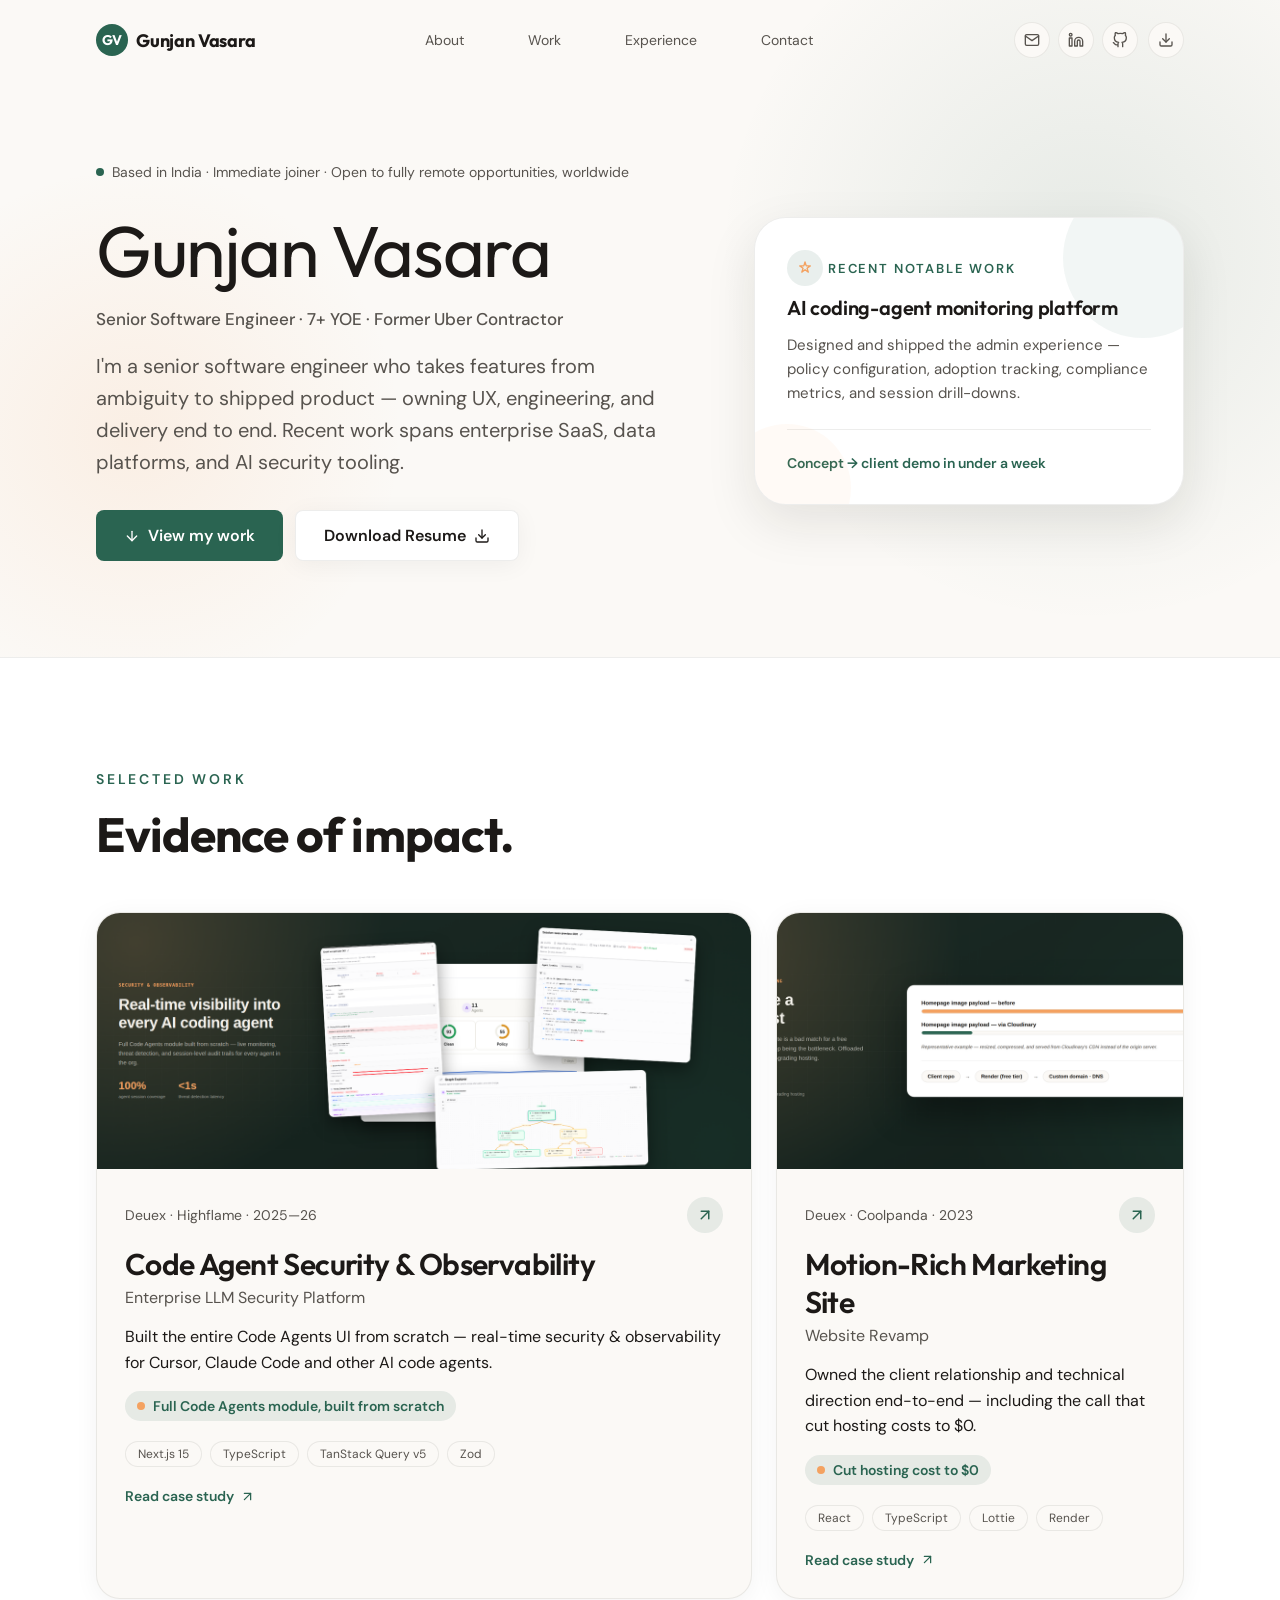
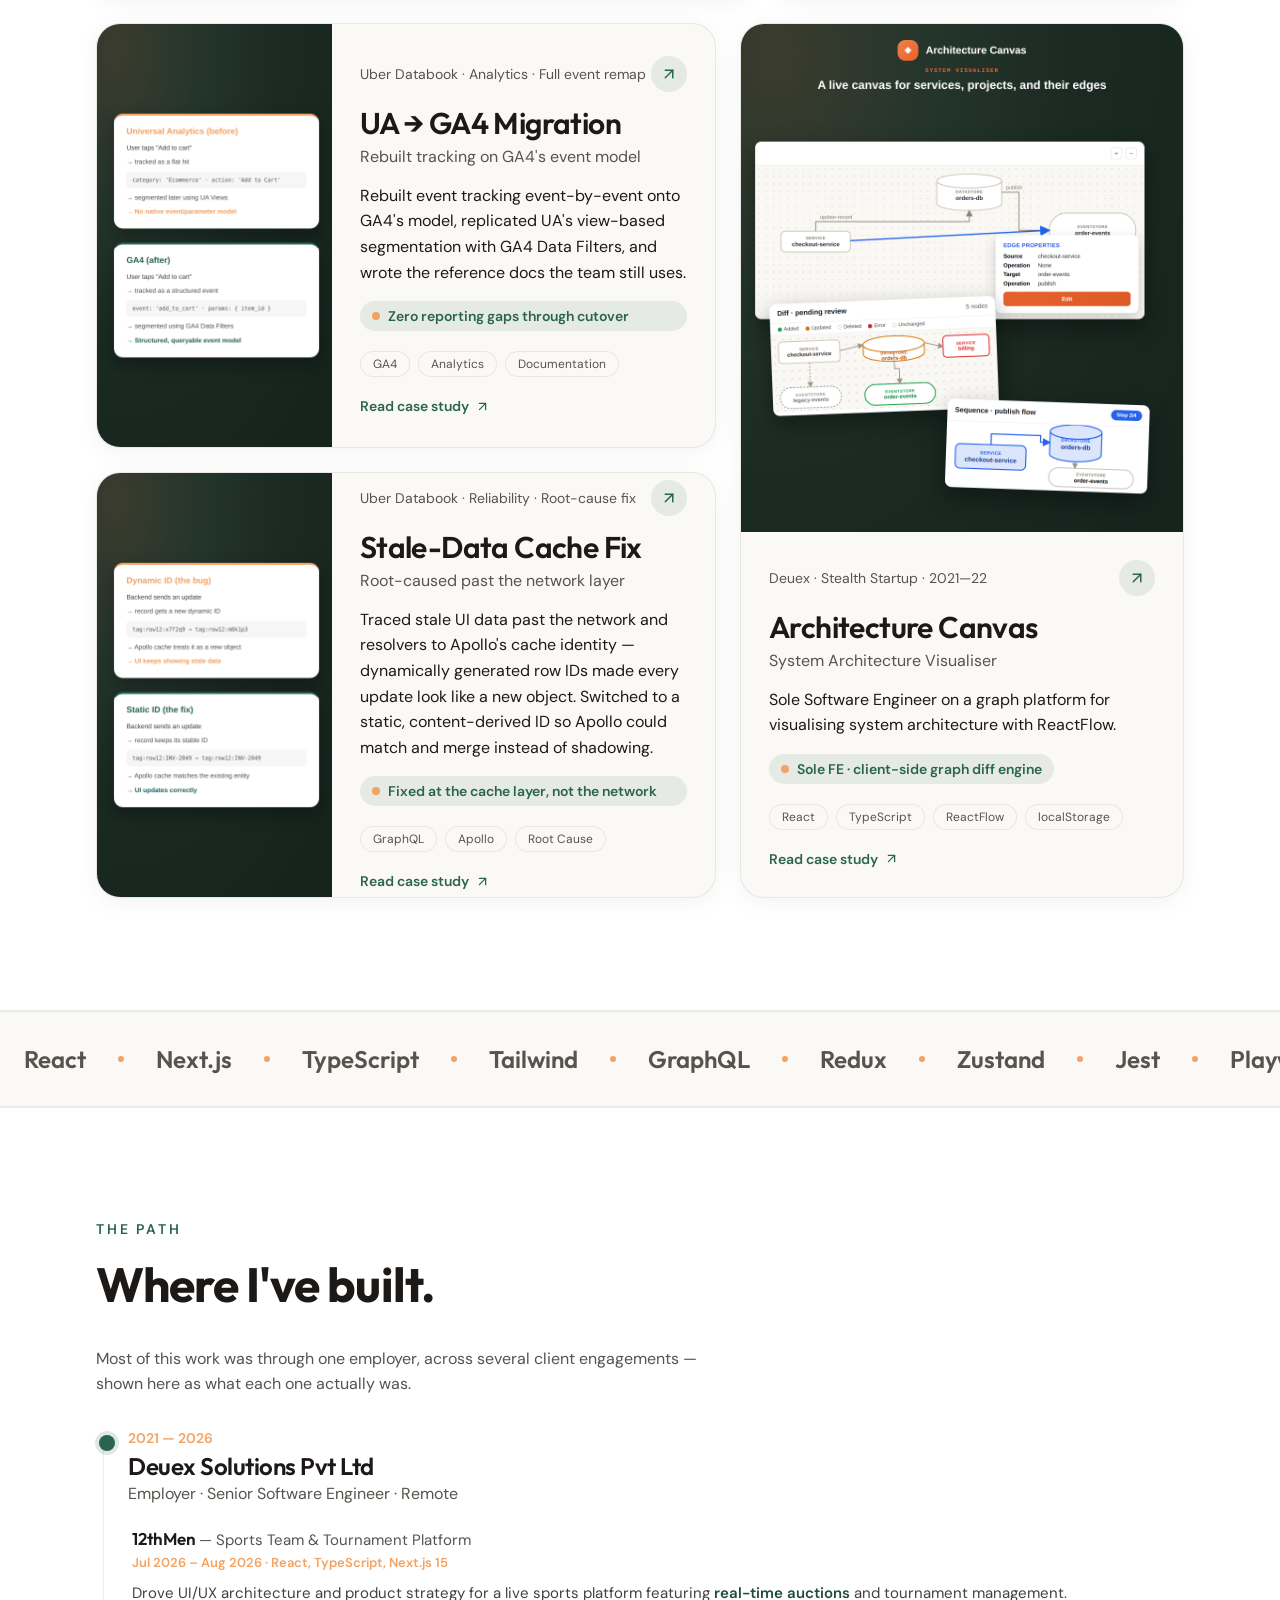
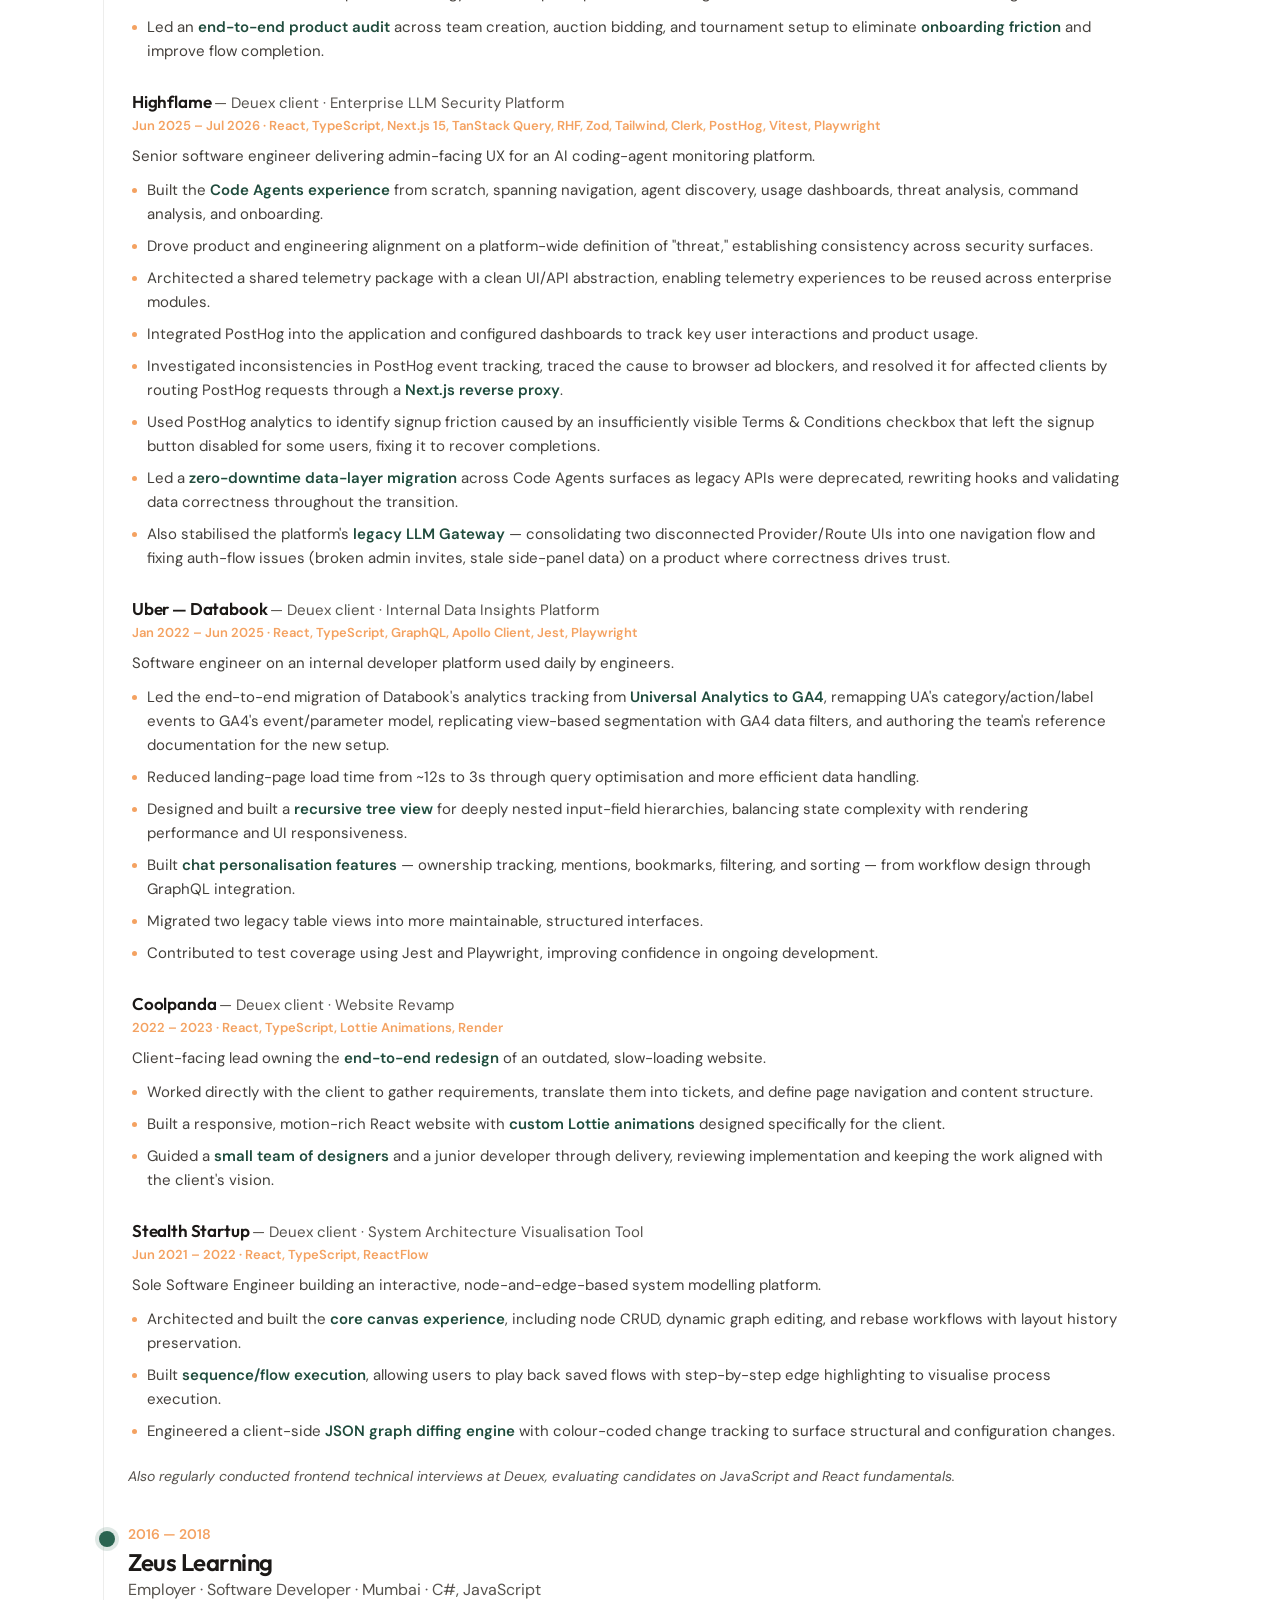
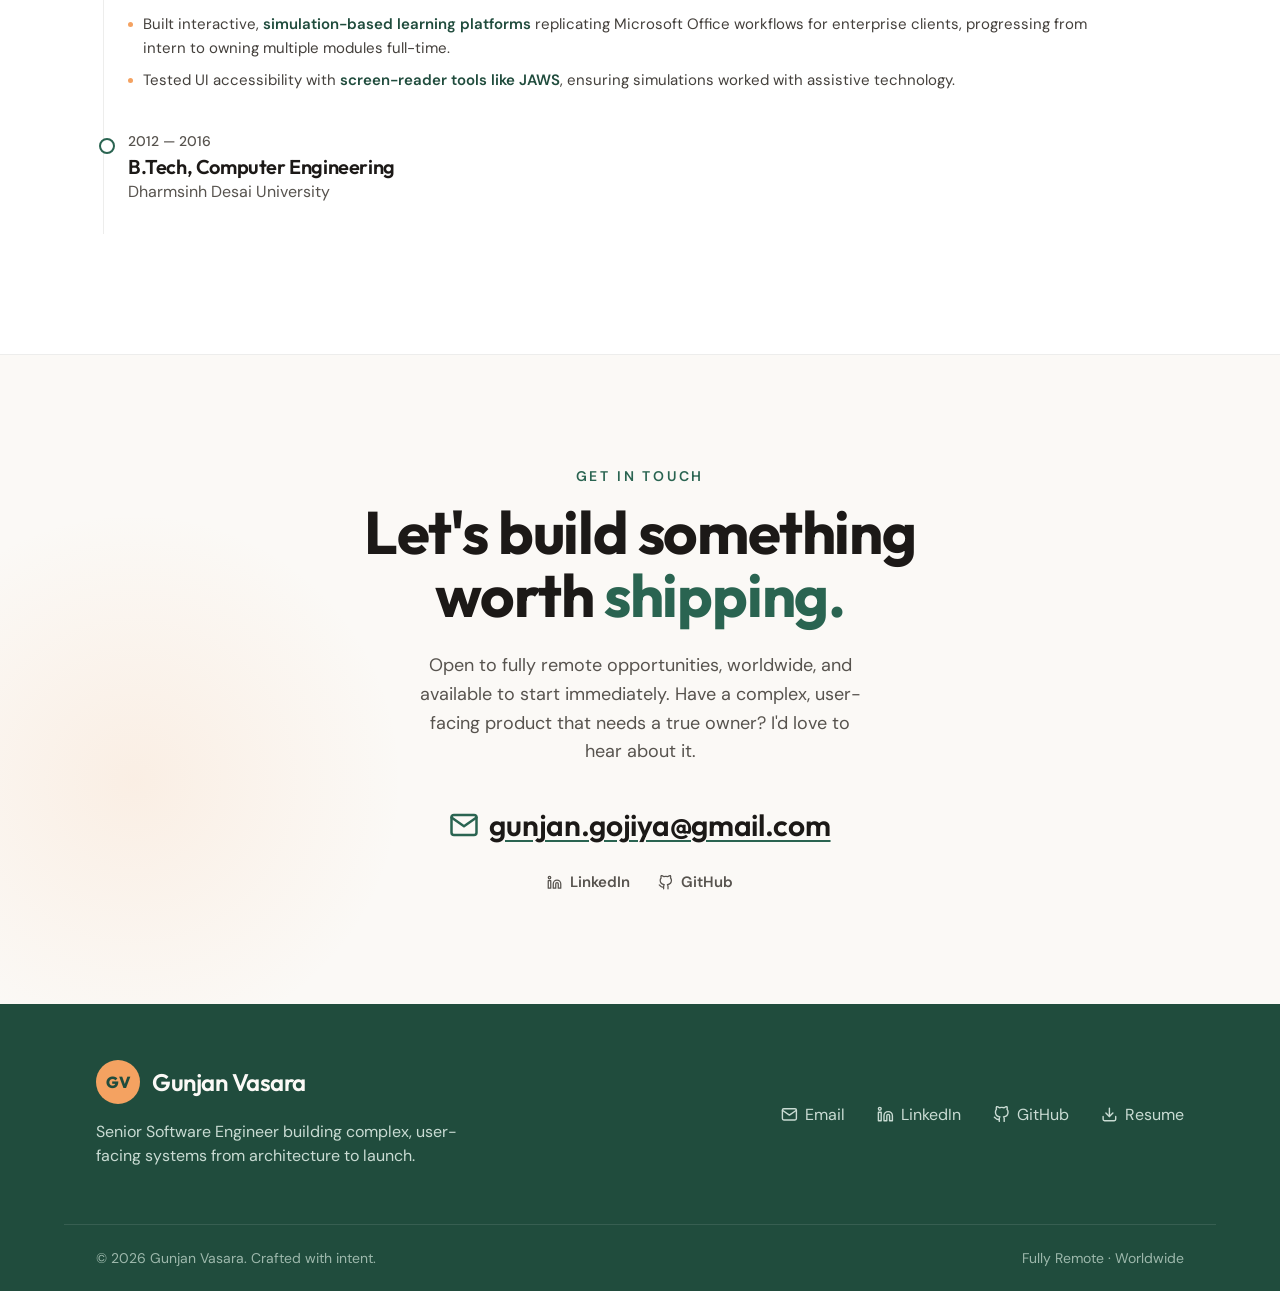
<file: index.html>
<!doctype html>
<html lang="en">

<head>
    <meta charset="utf-8" />
    <meta name="viewport" content="width=device-width, initial-scale=1" />
    <meta name="description"
        content="Gunjan Vasara — Senior Software Engineer building complex, user-facing systems from architecture to launch." />

    <link rel="preconnect" href="https://fonts.googleapis.com" />
    <link rel="preconnect" href="https://fonts.gstatic.com" crossorigin />
    <link rel="stylesheet"
        href="https://fonts.googleapis.com/css2?family=DM+Sans:opsz,wght@9..40,400;9..40,500;9..40,600;9..40,700&family=Outfit:wght@400;500;600;700;800&display=swap" />
    <title>Gunjan Vasara — Senior Software Engineer</title>

    <link rel="canonical" href="https://gunjanvasara.dev/" />

    <!-- Open Graph -->
    <meta property="og:type" content="website" />
    <meta property="og:site_name" content="Gunjan Vasara — Portfolio" />
    <meta property="og:title" content="Gunjan Vasara — Senior Software Engineer" />
    <meta property="og:description"
        content="Senior Software Engineer with 7+ years building and owning complex, user-facing systems end-to-end — case studies from Uber, an enterprise LLM security platform, and more." />
    <meta property="og:url" content="https://gunjanvasara.dev/" />
    <meta property="og:image" content="https://gunjanvasara.dev/images/highflame-hero-og.jpg" />
    <meta property="og:image:width" content="1200" />
    <meta property="og:image:height" content="494" />

    <!-- Twitter Card -->
    <meta name="twitter:card" content="summary_large_image" />
    <meta name="twitter:title" content="Gunjan Vasara — Senior Software Engineer" />
    <meta name="twitter:description"
        content="Senior Software Engineer with 7+ years building and owning complex, user-facing systems end-to-end." />
    <meta name="twitter:image" content="https://gunjanvasara.dev/images/highflame-hero-og.jpg" />

    <link rel="icon" href="data:image/svg+xml,%3Csvg xmlns='http://www.w3.org/2000/svg' viewBox='0 0 32 32'%3E%3Crect width='32' height='32' rx='7' fill='%232a6451'/%3E%3Ctext x='16' y='22' font-family='Outfit,Arial,sans-serif' font-size='17' font-weight='700' fill='%23fbf9f6' text-anchor='middle'%3EGV%3C/text%3E%3C/svg%3E" />

    <!-- Structured data -->
    <script type="application/ld+json">
    {
        "@context": "https://schema.org",
        "@type": "Person",
        "name": "Gunjan Vasara",
        "jobTitle": "Senior Software Engineer",
        "url": "https://gunjanvasara.dev/",
        "sameAs": [
            "https://www.linkedin.com/in/gunjan-vasara-667170175/",
            "https://github.com/Goonjan"
        ],
        "knowsAbout": ["React", "TypeScript", "Next.js", "Frontend Engineering", "UI/UX", "GraphQL"]
    }
    </script>
    <link rel="stylesheet" href="assets/base.css" />
    <link rel="stylesheet" href="assets/home.css" />
</head>

<body>

    <!-- ============ NAV ============ -->
    <header class="nav" data-testid="main-nav">
        <div class="nav-inner">

            <a href="#about" class="nav-logo">
                <span class="nav-mono">GV</span>
                <span class="nav-logo-name">Gunjan Vasara</span>

            </a>


            <nav class="nav-links">
                <a href="#about" class="nav-link">About</a>
                <a href="#work" class="nav-link">Work</a>
                <a href="#experience" class="nav-link">Experience</a>
                <a href="#contact" class="nav-link">Contact</a>
            </nav>

            <div class="nav-actions">

                <div class="hero-social">
                    <a href="mailto:gunjan.gojiya@gmail.com" aria-label="Email" class="social-btn">
                        <svg class="icon" viewBox="0 0 24 24" fill="none" stroke="currentColor" stroke-width="2"
                            stroke-linecap="round" stroke-linejoin="round">
                            <rect x="2" y="4" width="20" height="16" rx="2" />
                            <path d="m22 6-10 7L2 6" />
                        </svg>
                    </a>
                    <a href="https://www.linkedin.com/in/gunjan-vasara-667170175/" target="_blank" rel="noreferrer"
                        aria-label="LinkedIn" class="social-btn">
                        <svg class="icon" viewBox="0 0 24 24" fill="none" stroke="currentColor" stroke-width="2"
                            stroke-linecap="round" stroke-linejoin="round">
                            <path d="M16 8a6 6 0 0 1 6 6v7h-4v-7a2 2 0 0 0-2-2 2 2 0 0 0-2 2v7h-4v-7a6 6 0 0 1 6-6z" />
                            <rect x="2" y="9" width="4" height="12" />
                            <circle cx="4" cy="4" r="2" />
                        </svg>
                    </a>
                    <a href="https://github.com/Goonjan" target="_blank" rel="noreferrer" aria-label="GitHub"
                        class="social-btn">
                        <svg class="icon" viewBox="0 0 24 24" fill="none" stroke="currentColor" stroke-width="2"
                            stroke-linecap="round" stroke-linejoin="round">
                            <path
                                d="M9 19c-5 1.5-5-2.5-7-3m14 6v-3.87a3.37 3.37 0 0 0-.94-2.61c3.14-.35 6.44-1.54 6.44-7A5.44 5.44 0 0 0 20 4.77 5.07 5.07 0 0 0 19.91 1S18.73.65 16 2.48a13.38 13.38 0 0 0-7 0C6.27.65 5.09 1 5.09 1A5.07 5.07 0 0 0 5 4.77a5.44 5.44 0 0 0-1.5 3.78c0 5.42 3.3 6.61 6.44 7A3.37 3.37 0 0 0 9 18.13V22" />
                        </svg>
                    </a>
                </div>
                <button class="social-btn" aria-label="Download resume" data-resume-btn>
                    <svg class="icon" viewBox="0 0 24 24" fill="none" stroke="currentColor" stroke-width="2"
                        stroke-linecap="round" stroke-linejoin="round">
                        <path d="M21 15v4a2 2 0 0 1-2 2H5a2 2 0 0 1-2-2v-4" />
                        <polyline points="7 10 12 15 17 10" />
                        <line x1="12" y1="15" x2="12" y2="3" />
                    </svg>
                </button>
            </div>

            <button class="nav-mobile-toggle" aria-label="Menu">
                <svg class="icon icon-menu" viewBox="0 0 24 24" fill="none" stroke="currentColor" stroke-width="2"
                    stroke-linecap="round" stroke-linejoin="round" style="width:18px;height:18px;">
                    <line x1="4" y1="12" x2="20" y2="12" />
                    <line x1="4" y1="6" x2="20" y2="6" />
                    <line x1="4" y1="18" x2="20" y2="18" />
                </svg>
                <svg class="icon icon-close" viewBox="0 0 24 24" fill="none" stroke="currentColor" stroke-width="2"
                    stroke-linecap="round" stroke-linejoin="round" style="width:18px;height:18px;display:none;">
                    <line x1="18" y1="6" x2="6" y2="18" />
                    <line x1="6" y1="6" x2="18" y2="18" />
                </svg>
            </button>
        </div>

        <div class="nav-mobile-panel">
            <div class="nav-mobile-inner">
                <a href="#about" class="nav-mobile-link">About</a>
                <a href="#work" class="nav-mobile-link">Work</a>
                <a href="#experience" class="nav-mobile-link">Experience</a>
                <a href="#contact" class="nav-mobile-link">Contact</a>
                <button class="btn-resume-mobile" data-resume-btn>
                    <svg class="icon" viewBox="0 0 24 24" fill="none" stroke="currentColor" stroke-width="2"
                        stroke-linecap="round" stroke-linejoin="round">
                        <path d="M21 15v4a2 2 0 0 1-2 2H5a2 2 0 0 1-2-2v-4" />
                        <polyline points="7 10 12 15 17 10" />
                        <line x1="12" y1="15" x2="12" y2="3" />
                    </svg>
                    Download Resume
                </button>
            </div>
        </div>
    </header>

    <main>
        <!-- ============ HERO ============ -->
        <section id="about" class="hero glow-green glow-sand" data-testid="hero-section">
            <div class="wrap">
                <div class="hero-grid">
                    <div class="hero-copy">
                        <div class="hero-badge">
                            <span class="dot-green"></span>
                            Based in India · Immediate joiner · Open to fully remote opportunities,
                            worldwide
                        </div>

                        <h1 class="hero-headline">
                            <span><span>Gunjan Vasara</span></span>
                        </h1>

                        <p class="hero-subtitle">Senior Software Engineer · 7+ YOE · Former Uber Contractor</p>

                        <p class="hero-support">
                            I'm a senior software engineer who takes features from ambiguity to shipped product — owning
                            UX, engineering, and delivery end to end. Recent work spans enterprise SaaS, data platforms,
                            and AI security tooling.
                        </p>

                        <div class="hero-actions">
                            <a href="#work" class="btn-primary">
                                <svg class="icon" viewBox="0 0 24 24" fill="none" stroke="currentColor" stroke-width="2"
                                    stroke-linecap="round" stroke-linejoin="round">
                                    <line x1="12" y1="5" x2="12" y2="19" />
                                    <polyline points="19 12 12 19 5 12" />
                                </svg>
                                View my work
                            </a>
                            <button class="btn-secondary" data-resume-btn>
                                Download Resume
                                <svg class="icon" viewBox="0 0 24 24" fill="none" stroke="currentColor" stroke-width="2"
                                    stroke-linecap="round" stroke-linejoin="round">
                                    <path d="M21 15v4a2 2 0 0 1-2 2H5a2 2 0 0 1-2-2v-4" />
                                    <polyline points="7 10 12 15 17 10" />
                                    <line x1="12" y1="15" x2="12" y2="3" />
                                </svg>

                            </button>
                        </div>

                    </div>

                    <div class="hero-card-col">
                        <a href="work/highflame.html" class="hero-card" data-testid="hero-notable-work-link">
                            <div class="hero-card-inner">
                                <div style="display:flex;gap:5px;align-items: center;">
                                    <div class="hero-work-marker">
                                        <svg class="icon" viewBox="0 0 24 24" fill="none" stroke="var(--sand)"
                                            stroke-width="2" stroke-linecap="round" stroke-linejoin="round">
                                            <path
                                                d="M12 3l1.9 5.8H20l-4.9 3.6 1.9 5.8-4.9-3.6-4.9 3.6 1.9-5.8L4.1 8.8h6.1z" />
                                        </svg>
                                    </div>
                                    <p class="hero-work-label">Recent Notable Work</p>
                                </div>
                                <p class="hero-work-title">AI coding-agent monitoring platform</p>
                                <p class="hero-work-text">Designed and shipped the admin experience — policy
                                    configuration, adoption tracking, compliance metrics, and session drill-downs.</p>
                                <div class="hero-card-footer">
                                    <div class="hero-proofline">
                                        <span>Concept → client demo in under a week</span>
                                    </div>
                                </div>
                            </div>
                        </a>
                    </div>
                </div>
            </div>
        </section>


        <!-- ============ WORK ============ -->
        <section id="work" class="section work-section" data-testid="work-section">
            <div class="wrap">
                <div class="work-head">
                    <div>
                        <p class="eyebrow">Selected Work</p>
                        <h2 class="work-title">Evidence of impact.</h2>
                    </div>
                </div>

                <div class="work-grid mosaic">
                  <div class="mosaic-row1">
                    <div class="work-card mosaic-hf reveal">
                        <a href="work/highflame.html" class="work-card-link" data-testid="project-card-highflame">
                            <div class="work-img-wrap">
                                <img src="./images/highflame-hero.png"
                                    alt="Code agent security and observability dashboard" width="1360" height="560" loading="lazy" decoding="async" />
                            </div>
                            <div class="work-card-body">
                                <div class="work-card-top">
                                    <span class="work-card-meta">Deuex · Highflame · 2025—26</span>
                                    <span class="work-arrow-btn">
                                        <svg class="icon" viewBox="0 0 24 24" fill="none" stroke="currentColor"
                                            stroke-width="2" stroke-linecap="round" stroke-linejoin="round"
                                            style="width:18px;height:18px;">
                                            <line x1="7" y1="17" x2="17" y2="7" />
                                            <polyline points="7 7 17 7 17 17" />
                                        </svg>
                                    </span>
                                </div>
                                <h3 class="work-card-name">Code Agent Security &amp; Observability</h3>
                                <p class="work-card-subtitle">Enterprise LLM Security Platform</p>
                                <p class="work-card-summary">Built the entire Code Agents UI from scratch — real-time
                                    security &amp; observability for Cursor, Claude Code and other AI code agents.</p>
                                <div class="work-metric-pill"><span class="dot-sand"></span>Full Code Agents module,
                                    built from scratch</div>
                                <div class="work-tags">
                                    <span class="tag-pill">Next.js 15</span>
                                    <span class="tag-pill">TypeScript</span>
                                    <span class="tag-pill">TanStack Query v5</span>
                                    <span class="tag-pill">Zod</span>
                                </div>
                                <span class="work-card-cta">Read case study
                                    <svg class="icon" viewBox="0 0 24 24" fill="none" stroke="currentColor"
                                        stroke-width="2" stroke-linecap="round" stroke-linejoin="round"
                                        style="width:15px;height:15px;">
                                        <line x1="7" y1="17" x2="17" y2="7" />
                                        <polyline points="7 7 17 7 17 17" />
                                    </svg>
                                </span>
                            </div>
                        </a>
                    </div>

                    <div class="work-card mosaic-cp reveal">
                        <a href="work/coolpanda.html" class="work-card-link" data-testid="project-card-coolpanda">
                            <div class="work-img-wrap">
                                <img src="./images/coolpanda-hero.png"
                                    alt="Homepage image payload reduced 85% via Cloudinary CDN offload" width="1360" height="560" loading="lazy" decoding="async" />
                            </div>
                            <div class="work-card-body">
                                <div class="work-card-top">
                                    <span class="work-card-meta">Deuex · Coolpanda · 2023</span>
                                    <span class="work-arrow-btn">
                                        <svg class="icon" viewBox="0 0 24 24" fill="none" stroke="currentColor"
                                            stroke-width="2" stroke-linecap="round" stroke-linejoin="round"
                                            style="width:18px;height:18px;">
                                            <line x1="7" y1="17" x2="17" y2="7" />
                                            <polyline points="7 7 17 7 17 17" />
                                        </svg>
                                    </span>
                                </div>
                                <h3 class="work-card-name">Motion-Rich Marketing Site</h3>
                                <p class="work-card-subtitle">Website Revamp</p>
                                <p class="work-card-summary">Owned the client relationship and technical direction
                                    end-to-end — including the call that cut hosting costs to $0.</p>
                                <div class="work-metric-pill"><span class="dot-sand"></span>Cut hosting cost to $0</div>
                                <div class="work-tags">
                                    <span class="tag-pill">React</span>
                                    <span class="tag-pill">TypeScript</span>
                                    <span class="tag-pill">Lottie</span>
                                    <span class="tag-pill">Render</span>
                                </div>
                                <span class="work-card-cta">Read case study
                                    <svg class="icon" viewBox="0 0 24 24" fill="none" stroke="currentColor"
                                        stroke-width="2" stroke-linecap="round" stroke-linejoin="round"
                                        style="width:15px;height:15px;">
                                        <line x1="7" y1="17" x2="17" y2="7" />
                                        <polyline points="7 7 17 7 17 17" />
                                    </svg>
                                </span>
                            </div>
                        </a>
                    </div>
                  </div>

                  <div class="mosaic-row2">
                    <div class="mosaic-uber-col">
                    <div class="work-card mosaic-ga reveal">
                        <a href="work/databook.html#discovery" class="work-card-link horiz" data-testid="project-card-databook-discovery">
                            <div class="work-img-wrap">
                                <img src="./images/databook-analytics-vertical.png"
                                    alt="Universal Analytics to GA4 migration" width="960" height="1700" loading="lazy" decoding="async" />
                            </div>
                            <div class="work-card-body">
                                <div class="work-card-top">
                                    <span class="work-card-meta">Uber Databook · Analytics · Full event remap</span>
                                    <span class="work-arrow-btn">
                                        <svg class="icon" viewBox="0 0 24 24" fill="none" stroke="currentColor"
                                            stroke-width="2" stroke-linecap="round" stroke-linejoin="round"
                                            style="width:18px;height:18px;">
                                            <line x1="7" y1="17" x2="17" y2="7" />
                                            <polyline points="7 7 17 7 17 17" />
                                        </svg>
                                    </span>
                                </div>
                                <h3 class="work-card-name">UA → GA4 Migration</h3>
                                <p class="work-card-subtitle">Rebuilt tracking on GA4's event model</p>
                                <p class="work-card-summary">Rebuilt event tracking event-by-event onto GA4's model,
                                    replicated UA's view-based segmentation with GA4 Data Filters, and wrote the
                                    reference docs the team still uses.</p>
                                <div class="work-metric-pill"><span class="dot-sand"></span>Zero reporting gaps
                                    through cutover</div>
                                <div class="work-tags">
                                    <span class="tag-pill">GA4</span>
                                    <span class="tag-pill">Analytics</span>
                                    <span class="tag-pill">Documentation</span>
                                </div>
                                <span class="work-card-cta">Read case study
                                    <svg class="icon" viewBox="0 0 24 24" fill="none" stroke="currentColor"
                                        stroke-width="2" stroke-linecap="round" stroke-linejoin="round"
                                        style="width:15px;height:15px;">
                                        <line x1="7" y1="17" x2="17" y2="7" />
                                        <polyline points="7 7 17 7 17 17" />
                                    </svg>
                                </span>
                            </div>
                        </a>
                    </div>

                    <div class="work-card mosaic-cf reveal">
                        <a href="work/databook.html#reliability" class="work-card-link horiz" data-testid="project-card-databook-reliability">
                            <div class="work-img-wrap">
                                <img src="./images/databook-reliability-vertical.png"
                                    alt="Databook cache reliability fix" width="960" height="1700" loading="lazy" decoding="async" />
                            </div>
                            <div class="work-card-body">
                                <div class="work-card-top">
                                    <span class="work-card-meta">Uber Databook · Reliability · Root-cause fix</span>
                                    <span class="work-arrow-btn">
                                        <svg class="icon" viewBox="0 0 24 24" fill="none" stroke="currentColor"
                                            stroke-width="2" stroke-linecap="round" stroke-linejoin="round"
                                            style="width:18px;height:18px;">
                                            <line x1="7" y1="17" x2="17" y2="7" />
                                            <polyline points="7 7 17 7 17 17" />
                                        </svg>
                                    </span>
                                </div>
                                <h3 class="work-card-name">Stale-Data Cache Fix</h3>
                                <p class="work-card-subtitle">Root-caused past the network layer</p>
                                <p class="work-card-summary">Traced stale UI data past the network and resolvers to
                                    Apollo's cache identity — dynamically generated row IDs made every update look
                                    like a new object. Switched to a static, content-derived ID so Apollo could
                                    match and merge instead of shadowing.</p>
                                <div class="work-metric-pill"><span class="dot-sand"></span>Fixed at the cache layer,
                                    not the network</div>
                                <div class="work-tags">
                                    <span class="tag-pill">GraphQL</span>
                                    <span class="tag-pill">Apollo</span>
                                    <span class="tag-pill">Root Cause</span>
                                </div>
                                <span class="work-card-cta">Read case study
                                    <svg class="icon" viewBox="0 0 24 24" fill="none" stroke="currentColor"
                                        stroke-width="2" stroke-linecap="round" stroke-linejoin="round"
                                        style="width:15px;height:15px;">
                                        <line x1="7" y1="17" x2="17" y2="7" />
                                        <polyline points="7 7 17 7 17 17" />
                                    </svg>
                                </span>
                            </div>
                        </a>
                    </div>
                    </div>

                    <div class="work-card mosaic-sh reveal">
                        <a href="work/stealth-startup.html" class="work-card-link" data-testid="project-card-stealth-startup">
                            <div class="work-img-wrap">
                                <img src="./images/stealth-startup-hero-vertical.png"
                                    alt="System architecture graph canvas" width="1880" height="2160" loading="lazy" decoding="async" />
                            </div>
                            <div class="work-card-body">
                                <div class="work-card-top">
                                    <span class="work-card-meta">Deuex · Stealth Startup · 2021—22</span>
                                    <span class="work-arrow-btn">
                                        <svg class="icon" viewBox="0 0 24 24" fill="none" stroke="currentColor"
                                            stroke-width="2" stroke-linecap="round" stroke-linejoin="round"
                                            style="width:18px;height:18px;">
                                            <line x1="7" y1="17" x2="17" y2="7" />
                                            <polyline points="7 7 17 7 17 17" />
                                        </svg>
                                    </span>
                                </div>
                                <h3 class="work-card-name">Architecture Canvas</h3>
                                <p class="work-card-subtitle">System Architecture Visualiser</p>
                                <p class="work-card-summary">Sole Software Engineer on a graph platform for
                                    visualising system architecture with ReactFlow.</p>
                                <div class="work-metric-pill"><span class="dot-sand"></span>Sole FE · client-side graph
                                    diff engine</div>
                                <div class="work-tags">
                                    <span class="tag-pill">React</span>
                                    <span class="tag-pill">TypeScript</span>
                                    <span class="tag-pill">ReactFlow</span>
                                    <span class="tag-pill">localStorage</span>
                                </div>
                                <span class="work-card-cta">Read case study
                                    <svg class="icon" viewBox="0 0 24 24" fill="none" stroke="currentColor"
                                        stroke-width="2" stroke-linecap="round" stroke-linejoin="round"
                                        style="width:15px;height:15px;">
                                        <line x1="7" y1="17" x2="17" y2="7" />
                                        <polyline points="7 7 17 7 17 17" />
                                    </svg>
                                </span>
                            </div>
                        </a>
                    </div>
                  </div>

                </div>
            </div>
        </section>

        <!-- ============ TECH MARQUEE ============ -->
        <section class="marquee-section" data-testid="marquee-section">
            <div class="marquee-track">
                <div class="marquee-item"><span class="word">React</span><span class="marquee-dot"></span></div>
                <div class="marquee-item"><span class="word">Next.js</span><span class="marquee-dot"></span></div>
                <div class="marquee-item"><span class="word">TypeScript</span><span class="marquee-dot"></span></div>
                <div class="marquee-item"><span class="word">Tailwind</span><span class="marquee-dot"></span></div>
                <div class="marquee-item"><span class="word">GraphQL</span><span class="marquee-dot"></span></div>
                <div class="marquee-item"><span class="word">Redux</span><span class="marquee-dot"></span></div>
                <div class="marquee-item"><span class="word">Zustand</span><span class="marquee-dot"></span></div>
                <div class="marquee-item"><span class="word">Jest</span><span class="marquee-dot"></span></div>
                <div class="marquee-item"><span class="word">Playwright</span><span class="marquee-dot"></span></div>
                <div class="marquee-item"><span class="word">ReactFlow</span><span class="marquee-dot"></span></div>
                <div class="marquee-item"><span class="word">Lottie</span><span class="marquee-dot"></span></div>
                <div class="marquee-item"><span class="word">Apollo</span><span class="marquee-dot"></span></div>
            </div>
        </section>


        <!-- ============ EXPERIENCE ============ -->
        <section id="experience" class="experience-section" data-testid="experience-section">
            <div class="wrap section">
                <div class="experience-grid">
                    <div>
                        <p class="eyebrow">The Path</p>
                        <h2 class="experience-heading">Where I've built.</h2>

                        <p class="exp-intro">Most of this work was through one employer, across several client
                            engagements — shown here as what each one actually was.</p>

                        <div class="timeline">
                            <div class="timeline-item reveal" data-testid="experience-0">
                                <span class="timeline-dot"></span>
                                <div class="timeline-period">2021 — 2026</div>
                                <h3 class="timeline-company">Deuex Solutions Pvt Ltd</h3>
                                <p class="timeline-role">Employer · Senior Software Engineer · Remote</p>

                                <div class="exp-clients">
                                    <div class="exp-client">
                                        <p class="exp-client-title">12thMen <span>— Sports Team &amp; Tournament
                                                Platform</span></p>
                                        <p class="exp-client-meta">Jul 2026 – Aug 2026 · React, TypeScript, Next.js 15</p>
                                        <p class="exp-client-summary">Drove UI/UX architecture and product strategy
                                            for a live sports platform featuring <span class="exp-highlight">real-time
                                            auctions</span> and tournament management.</p>
                                        <ul class="exp-client-bullets">
                                            <li><span class="bullet"></span>Led an <span class="exp-highlight">end-to-end
                                                product audit</span> across team creation, auction bidding, and
                                                tournament setup to eliminate <span class="exp-highlight">onboarding
                                                friction</span> and improve flow completion.</li>
                                        </ul>
                                    </div>

                                    <div class="exp-client">
                                        <p class="exp-client-title">Highflame <span>— Deuex client · Enterprise LLM
                                                Security Platform</span></p>
                                        <p class="exp-client-meta">Jun 2025 – Jul 2026 · React, TypeScript, Next.js 15,
                                            TanStack Query, RHF, Zod, Tailwind, Clerk, PostHog, Vitest, Playwright</p>
                                        <p class="exp-client-summary">Senior software engineer delivering admin-facing
                                            UX for an AI coding-agent monitoring platform.</p>
                                        <ul class="exp-client-bullets">
                                            <li><span class="bullet"></span>Built the <span class="exp-highlight">Code
                                                Agents experience</span> from scratch, spanning navigation, agent
                                                discovery, usage dashboards, threat analysis, command analysis, and
                                                onboarding.</li>
                                            <li><span class="bullet"></span>Drove product and engineering alignment on a
                                                platform-wide definition of "threat," establishing consistency across
                                                security surfaces.</li>
                                            <li><span class="bullet"></span>Architected a shared telemetry package with
                                                a clean UI/API abstraction, enabling telemetry experiences to be reused
                                                across enterprise modules.</li>
                                            <li><span class="bullet"></span>Integrated PostHog into the application
                                                and configured dashboards to track key user interactions and product
                                                usage.</li>
                                            <li><span class="bullet"></span>Investigated inconsistencies in PostHog
                                                event tracking, traced the cause to browser ad blockers, and
                                                resolved it for affected clients by routing PostHog requests through
                                                a <span class="exp-highlight">Next.js reverse proxy</span>.</li>
                                            <li><span class="bullet"></span>Used PostHog analytics to identify signup
                                                friction caused by an insufficiently visible Terms &amp; Conditions
                                                checkbox that left the signup button disabled for some users, fixing
                                                it to recover completions.</li>
                                            <li><span class="bullet"></span>Led a <span class="exp-highlight">zero-downtime
                                                data-layer migration</span> across Code Agents surfaces as legacy APIs
                                                were deprecated, rewriting hooks and validating data correctness
                                                throughout the transition.</li>
                                            <li><span class="bullet"></span>Also stabilised the platform's <span class="exp-highlight">legacy LLM
                                                Gateway</span> — consolidating two disconnected Provider/Route UIs into
                                                one navigation flow and fixing auth-flow issues (broken admin invites,
                                                stale side-panel data) on a product where correctness drives trust.</li>
                                        </ul>
                                    </div>

                                    <div class="exp-client">
                                        <p class="exp-client-title">Uber — Databook <span>— Deuex client · Internal Data
                                                Insights Platform</span></p>
                                        <p class="exp-client-meta">Jan 2022 – Jun 2025 · React, TypeScript, GraphQL,
                                            Apollo Client, Jest, Playwright</p>
                                        <p class="exp-client-summary">Software engineer on an internal developer
                                            platform used daily by engineers.</p>
                                        <ul class="exp-client-bullets">
                                            <li><span class="bullet"></span>Led the end-to-end migration of
                                                Databook's analytics tracking from <span class="exp-highlight">Universal
                                                Analytics to GA4</span>, remapping UA's category/action/label events
                                                to GA4's event/parameter model, replicating view-based segmentation
                                                with GA4 data filters, and authoring the team's reference
                                                documentation for the new setup.</li>
                                            <li><span class="bullet"></span>Reduced landing-page load time from ~12s to
                                                3s through query optimisation and more efficient data handling.</li>
                                            <li><span class="bullet"></span>Designed and built a <span class="exp-highlight">recursive
                                                tree view</span> for deeply nested input-field hierarchies, balancing
                                                state complexity with rendering performance and UI responsiveness.</li>
                                            <li><span class="bullet"></span>Built <span class="exp-highlight">chat
                                                personalisation features</span> — ownership tracking, mentions,
                                                bookmarks, filtering, and sorting — from workflow design through
                                                GraphQL integration.</li>
                                            <li><span class="bullet"></span>Migrated two legacy table views into more
                                                maintainable, structured interfaces.</li>
                                            <li><span class="bullet"></span>Contributed to test coverage using Jest and
                                                Playwright, improving confidence in ongoing development.</li>
                                        </ul>
                                    </div>

                                    <div class="exp-client">
                                        <p class="exp-client-title">Coolpanda <span>— Deuex client · Website
                                                Revamp</span></p>
                                        <p class="exp-client-meta">2022 – 2023 · React, TypeScript, Lottie Animations, Render
                                        </p>
                                        <p class="exp-client-summary">Client-facing lead owning the <span class="exp-highlight">end-to-end
                                            redesign</span> of an outdated, slow-loading website.</p>
                                        <ul class="exp-client-bullets">
                                            <li><span class="bullet"></span>Worked directly with the client to gather
                                                requirements, translate them into tickets, and define page navigation
                                                and content structure.</li>
                                            <li><span class="bullet"></span>Built a responsive, motion-rich React
                                                website with <span class="exp-highlight">custom Lottie
                                                animations</span> designed specifically for the client.</li>
                                            <li><span class="bullet"></span>Guided a <span class="exp-highlight">small
                                                team of designers</span> and a junior developer through delivery,
                                                reviewing implementation and keeping the work aligned with the
                                                client's vision.</li>
                                        </ul>
                                    </div>

                                    <div class="exp-client">
                                        <p class="exp-client-title">Stealth Startup <span>— Deuex client · System
                                                Architecture Visualisation Tool</span></p>
                                        <p class="exp-client-meta">Jun 2021 – 2022 · React, TypeScript, ReactFlow</p>
                                        <p class="exp-client-summary">Sole Software Engineer building an interactive,
                                            node-and-edge-based system modelling platform.</p>
                                        <ul class="exp-client-bullets">
                                            <li><span class="bullet"></span>Architected and built the <span class="exp-highlight">core
                                                canvas experience</span>, including node CRUD, dynamic graph editing,
                                                and rebase workflows with layout history preservation.</li>
                                            <li><span class="bullet"></span>Built <span class="exp-highlight">sequence/flow
                                                execution</span>, allowing users to play back saved flows with
                                                step-by-step edge highlighting to visualise process execution.</li>
                                            <li><span class="bullet"></span>Engineered a client-side <span class="exp-highlight">JSON
                                                graph diffing engine</span> with colour-coded change tracking to
                                                surface structural and configuration changes.</li>
                                        </ul>
                                    </div>
                                </div>

                                <p class="exp-note">Also regularly conducted frontend technical interviews at Deuex,
                                    evaluating candidates on JavaScript and React fundamentals.</p>
                            </div>

                            <div class="timeline-item reveal" data-testid="experience-1">
                                <span class="timeline-dot"></span>
                                <div class="timeline-period">2016 — 2018</div>
                                <h3 class="timeline-company">Zeus Learning</h3>
                                <p class="timeline-role">Employer · Software Developer · Mumbai · C#, JavaScript</p>
                                <ul class="exp-client-bullets" style="margin-top:0.75rem;">
                                    <li><span class="bullet"></span>Built interactive, <span class="exp-highlight">simulation-based
                                        learning platforms</span> replicating Microsoft Office workflows for
                                        enterprise clients, progressing from intern to owning multiple modules
                                        full-time.</li>
                                    <li><span class="bullet"></span>Tested UI accessibility with <span class="exp-highlight">screen-reader
                                        tools like JAWS</span>, ensuring simulations worked with assistive
                                        technology.</li>
                                </ul>
                            </div>
                            <div class="timeline-item education reveal">
                                <span class="timeline-dot outline"></span>
                                <div class="timeline-period">2012 — 2016</div>
                                <h3 class="timeline-company">B.Tech, Computer Engineering</h3>
                                <p class="timeline-role">Dharmsinh Desai University</p>
                            </div>
                        </div>
                    </div>
                </div>
            </div>
        </section>

        <!-- ============ CONTACT ============ -->
        <section id="contact" class="contact-section glow-sand section" data-testid="contact-section">
            <div class="wrap">
                <div class="contact-center">
                    <p class="eyebrow">Get in touch</p>
                    <h2 class="contact-title reveal">Let's build something<br />worth <span
                            style="color:var(--green);">shipping.</span></h2>
                    <p class="contact-support">Open to fully remote opportunities, worldwide, and available to
                        start immediately. Have a complex, user-facing product that needs a true owner? I'd love to
                        hear about it.</p>

                    <div class="contact-actions">
                        <a href="mailto:gunjan.gojiya@gmail.com" class="contact-email" data-testid="contact-email-link">
                            <svg class="icon" viewBox="0 0 24 24" fill="none" stroke="currentColor" stroke-width="2"
                                stroke-linecap="round" stroke-linejoin="round" aria-hidden="true">
                                <rect x="2" y="4" width="20" height="16" rx="2" />
                                <path d="m22 6-10 7L2 6" />
                            </svg>
                            <span>gunjan.gojiya@gmail.com</span>
                        </a>

                        <div class="contact-secondary-links">
                            <a href="https://www.linkedin.com/in/gunjan-vasara-667170175/" target="_blank" rel="noreferrer"
                                class="contact-secondary-link" data-testid="contact-linkedin-link">
                                <svg class="icon" viewBox="0 0 24 24" fill="none" stroke="currentColor"
                                    stroke-width="2" stroke-linecap="round" stroke-linejoin="round">
                                    <path
                                        d="M16 8a6 6 0 0 1 6 6v7h-4v-7a2 2 0 0 0-2-2 2 2 0 0 0-2 2v7h-4v-7a6 6 0 0 1 6-6z" />
                                    <rect x="2" y="9" width="4" height="12" />
                                    <circle cx="4" cy="4" r="2" />
                                </svg>
                                LinkedIn
                            </a>
                            <a href="https://github.com/Goonjan" target="_blank" rel="noreferrer"
                                class="contact-secondary-link" data-testid="contact-github-link">
                                <svg class="icon" viewBox="0 0 24 24" fill="none" stroke="currentColor"
                                    stroke-width="2" stroke-linecap="round" stroke-linejoin="round">
                                    <path
                                        d="M9 19c-5 1.5-5-2.5-7-3m14 6v-3.87a3.37 3.37 0 0 0-.94-2.61c3.14-.35 6.44-1.54 6.44-7A5.44 5.44 0 0 0 20 4.77 5.07 5.07 0 0 0 19.91 1S18.73.65 16 2.48a13.38 13.38 0 0 0-7 0C6.27.65 5.09 1 5.09 1A5.07 5.07 0 0 0 5 4.77a5.44 5.44 0 0 0-1.5 3.78c0 5.42 3.3 6.61 6.44 7A3.37 3.37 0 0 0 9 18.13V22" />
                                </svg>
                                GitHub
                            </a>
                        </div>
                    </div>
                </div>
            </div>
        </section>
    </main>

    <!-- ============ FOOTER ============ -->
    <footer class="footer" data-testid="footer">
        <div class="wrap footer-top">
            <div>
                <div class="footer-brand">
                    <span class="footer-mono">GV</span>
                    <span class="footer-name">Gunjan Vasara</span>
                </div>
                <p class="footer-tagline">Senior Software Engineer building complex, user-facing systems from
                    architecture to launch.</p>
            </div>

            <div class="footer-links">
                <a href="mailto:gunjan.gojiya@gmail.com" data-testid="footer-email">
                    <svg class="icon" viewBox="0 0 24 24" fill="none" stroke="currentColor" stroke-width="2"
                        stroke-linecap="round" stroke-linejoin="round" aria-hidden="true">
                        <rect x="2" y="4" width="20" height="16" rx="2" />
                        <path d="m22 6-10 7L2 6" />
                    </svg>
                    Email
                </a>
                <a href="https://www.linkedin.com/in/gunjan-vasara-667170175/" target="_blank" rel="noreferrer"
                    data-testid="footer-linkedin">
                    <svg class="icon" viewBox="0 0 24 24" fill="none" stroke="currentColor" stroke-width="2"
                        stroke-linecap="round" stroke-linejoin="round" aria-hidden="true">
                        <path d="M16 8a6 6 0 0 1 6 6v7h-4v-7a2 2 0 0 0-2-2 2 2 0 0 0-2 2v7h-4v-7a6 6 0 0 1 6-6z" />
                        <rect x="2" y="9" width="4" height="12" />
                        <circle cx="4" cy="4" r="2" />
                    </svg>
                    LinkedIn
                </a>
                <a href="https://github.com/Goonjan" target="_blank" rel="noreferrer"
                    data-testid="footer-github">
                    <svg class="icon" viewBox="0 0 24 24" fill="none" stroke="currentColor" stroke-width="2"
                        stroke-linecap="round" stroke-linejoin="round" aria-hidden="true">
                        <path
                            d="M9 19c-5 1.5-5-2.5-7-3m14 6v-3.87a3.37 3.37 0 0 0-.94-2.61c3.14-.35 6.44-1.54 6.44-7A5.44 5.44 0 0 0 20 4.77 5.07 5.07 0 0 0 19.91 1S18.73.65 16 2.48a13.38 13.38 0 0 0-7 0C6.27.65 5.09 1 5.09 1A5.07 5.07 0 0 0 5 4.77a5.44 5.44 0 0 0-1.5 3.78c0 5.42 3.3 6.61 6.44 7A3.37 3.37 0 0 0 9 18.13V22" />
                    </svg>
                    GitHub
                </a>
                <button data-resume-btn data-testid="footer-resume-btn">
                    <svg class="icon" viewBox="0 0 24 24" fill="none" stroke="currentColor" stroke-width="2"
                        stroke-linecap="round" stroke-linejoin="round" aria-hidden="true">
                        <path d="M21 15v4a2 2 0 0 1-2 2H5a2 2 0 0 1-2-2v-4" />
                        <polyline points="7 10 12 15 17 10" />
                        <line x1="12" y1="15" x2="12" y2="3" />
                    </svg>
                    Resume
                </button>
            </div>
        </div>

        <div class="wrap footer-bottom">
            <span id="footer-year">© 2026 Gunjan Vasara. Crafted with intent.</span>
            <span>Fully Remote · Worldwide</span>
        </div>
    </footer>

    <script src="assets/site.js" defer></script>
</body>

</html>
</file>
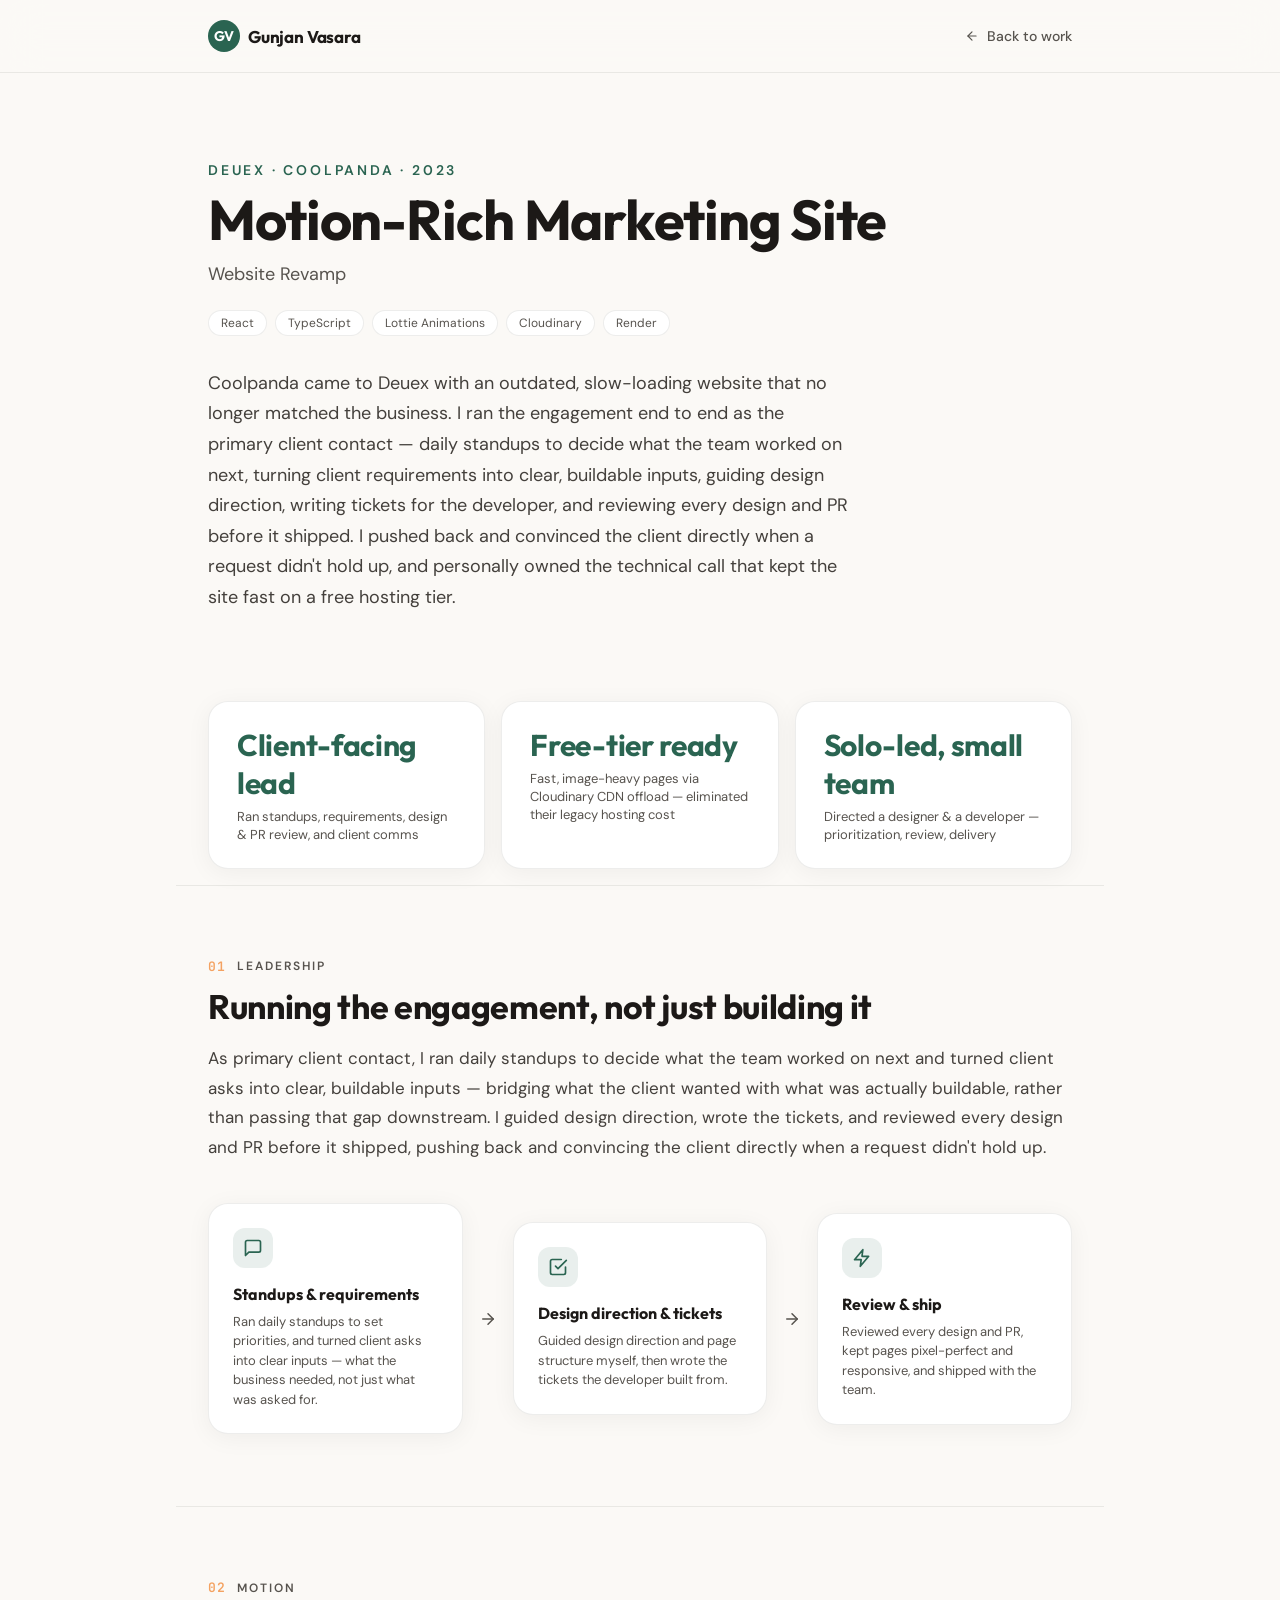
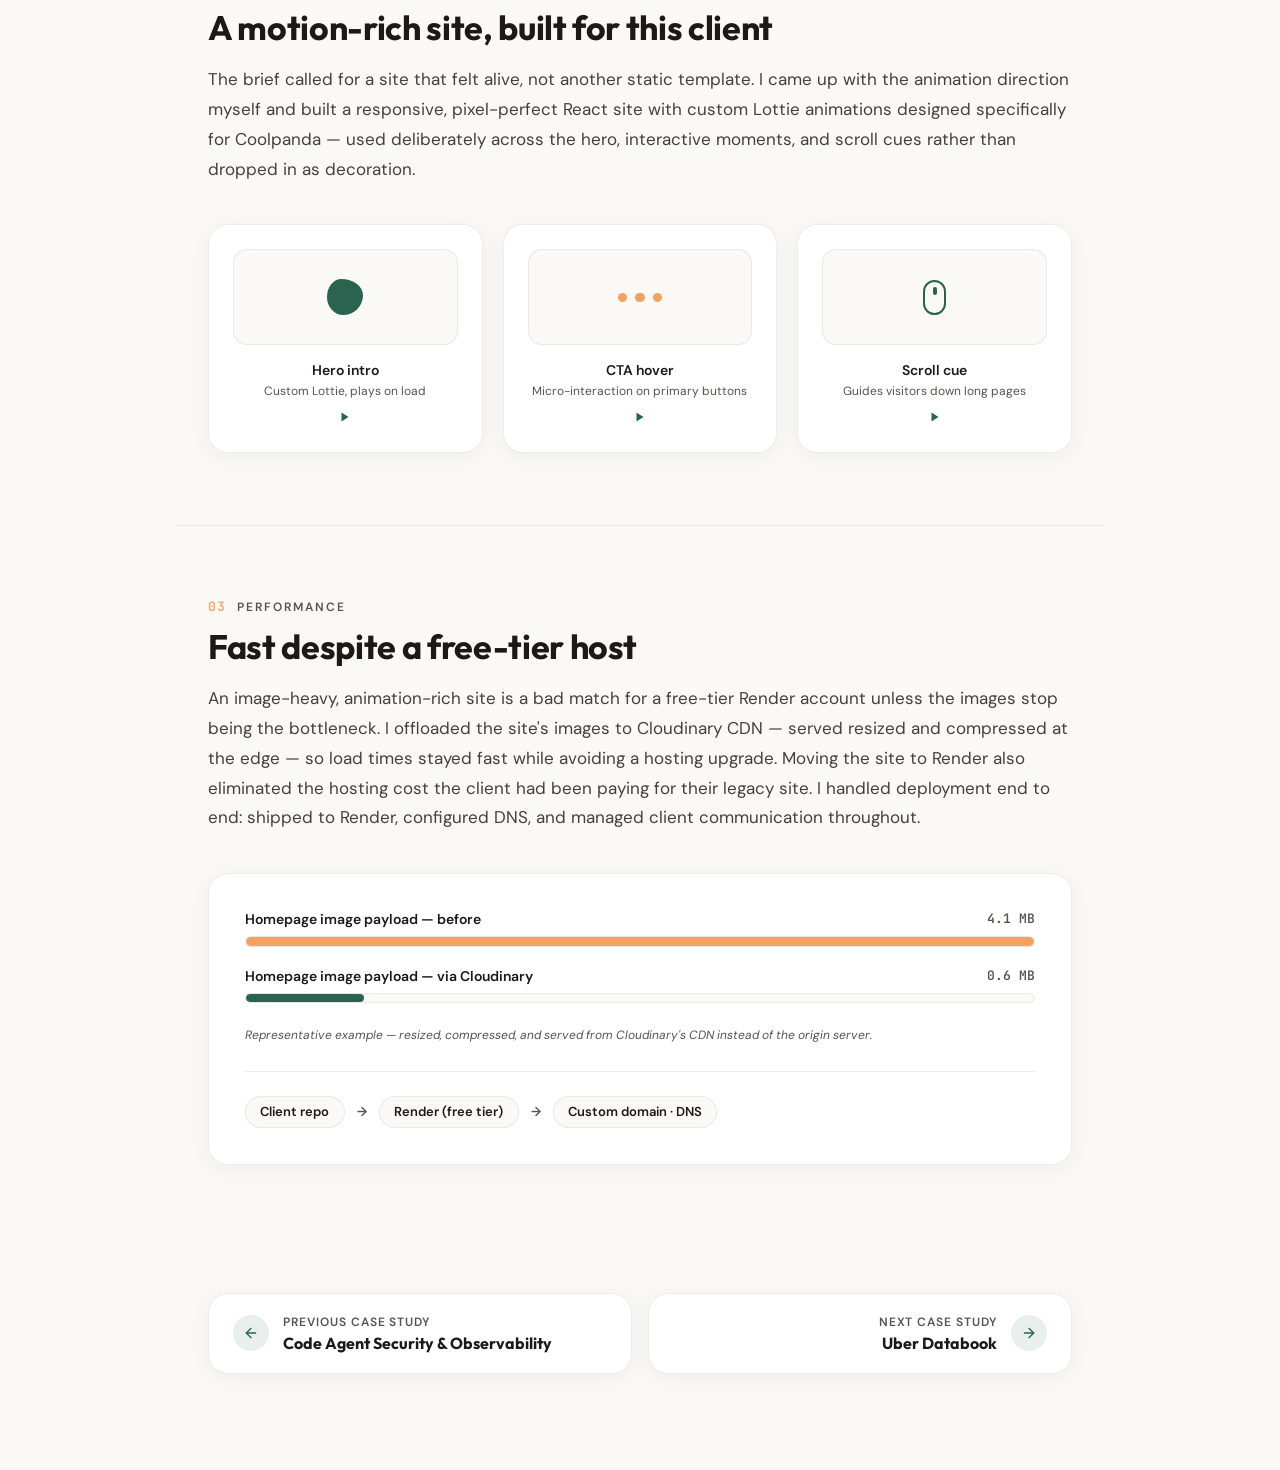
<file: work/coolpanda.html>
<!doctype html>
<html lang="en">

<head>
    <meta charset="utf-8" />
    <meta name="viewport" content="width=device-width, initial-scale=1" />
    <link rel="preconnect" href="https://fonts.googleapis.com" />
    <link rel="preconnect" href="https://fonts.gstatic.com" crossorigin />
    <link rel="stylesheet"
        href="https://fonts.googleapis.com/css2?family=DM+Sans:opsz,wght@9..40,400;9..40,500;9..40,600;9..40,700&family=JetBrains+Mono:wght@400;600&family=Outfit:wght@400;500;600;700;800&display=swap" />
    <meta name="description" content="Case study: Coolpanda — Website Revamp built by Gunjan Vasara." />
    <title>Coolpanda — Case Study | Gunjan Vasara</title>

    <link rel="canonical" href="https://gunjanvasara.dev/work/coolpanda.html" />
    <link rel="icon" href="data:image/svg+xml,%3Csvg xmlns='http://www.w3.org/2000/svg' viewBox='0 0 32 32'%3E%3Crect width='32' height='32' rx='7' fill='%232a6451'/%3E%3Ctext x='16' y='22' font-family='Outfit,Arial,sans-serif' font-size='17' font-weight='700' fill='%23fbf9f6' text-anchor='middle'%3EGV%3C/text%3E%3C/svg%3E" />

    <meta property="og:type" content="article" />
    <meta property="og:site_name" content="Gunjan Vasara — Portfolio" />
    <meta property="og:title" content="Coolpanda — Case Study | Gunjan Vasara" />
    <meta property="og:description" content="Case study: Coolpanda — Website Revamp built by Gunjan Vasara." />
    <meta property="og:url" content="https://gunjanvasara.dev/work/coolpanda.html" />
    <meta property="og:image" content="https://gunjanvasara.dev/images/coolpanda-hero-og.jpg" />
    <meta property="og:image:width" content="1200" />
    <meta property="og:image:height" content="494" />

    <meta name="twitter:card" content="summary_large_image" />
    <meta name="twitter:title" content="Coolpanda — Case Study | Gunjan Vasara" />
    <meta name="twitter:description" content="Case study: Coolpanda — Website Revamp built by Gunjan Vasara." />
    <meta name="twitter:image" content="https://gunjanvasara.dev/images/coolpanda-hero-og.jpg" />

    <link rel="stylesheet" href="../assets/base.css" />
    <link rel="stylesheet" href="../assets/case-study.css" />
    <style>
        /* ---------- Chapter 01: process flow ---------- */

        .cp-flow {
            display: grid;
            grid-template-columns: 1fr;
            gap: 1rem;
            align-items: center;
        }

        @media (min-width: 768px) {
            .cp-flow { grid-template-columns: 1fr auto 1fr auto 1fr; }
        }

        .cp-flow-card {
            background: var(--surface);
            border: 1px solid var(--line);
            border-radius: 1.25rem;
            padding: 1.5rem;
            box-shadow: 0 4px 24px rgba(28, 25, 23, 0.05);
        }

        .cp-flow-icon {
            width: 2.5rem;
            height: 2.5rem;
            border-radius: 0.75rem;
            background: rgba(42, 100, 81, 0.1);
            color: var(--green);
            display: grid;
            place-items: center;
            margin-bottom: 1rem;
        }

        .cp-flow-title {
            font-family: 'Outfit', sans-serif;
            font-weight: 700;
            font-size: 1rem;
            margin-bottom: 0.5rem;
        }

        .cp-flow-text {
            font-size: 0.8125rem;
            color: var(--ink-soft);
            line-height: 1.5;
        }

        .cp-flow-arrow {
            display: flex;
            align-items: center;
            justify-content: center;
            color: var(--ink-soft);
            transform: rotate(90deg);
        }

        @media (min-width: 768px) {
            .cp-flow-arrow { transform: none; }
        }

        /* ---------- Chapter 02: motion / Lottie ---------- */

        .cp-motion-grid {
            display: grid;
            grid-template-columns: repeat(auto-fit, minmax(160px, 1fr));
            gap: 1.25rem;
        }

        .cp-motion-card {
            background: var(--surface);
            border: 1px solid var(--line);
            border-radius: 1.25rem;
            padding: 1.5rem;
            box-shadow: 0 4px 24px rgba(28, 25, 23, 0.05);
            text-align: center;
        }

        .cp-motion-stage {
            height: 6rem;
            border-radius: 0.875rem;
            background: var(--bg);
            border: 1px solid var(--line);
            display: grid;
            place-items: center;
            margin-bottom: 1rem;
            position: relative;
            overflow: hidden;
        }

        .cp-motion-title {
            font-size: 0.875rem;
            font-weight: 600;
        }

        .cp-motion-sub {
            font-size: 0.75rem;
            color: var(--ink-soft);
            margin-top: 0.25rem;
        }

        .cp-blob {
            width: 2.25rem;
            height: 2.25rem;
            border-radius: 40% 60% 55% 45% / 50% 45% 55% 50%;
            background: var(--green);
            animation: cp-morph 3.2s ease-in-out infinite;
        }

        @keyframes cp-morph {
            0%, 100% { border-radius: 40% 60% 55% 45% / 50% 45% 55% 50%; transform: scale(1) rotate(0deg); }
            50% { border-radius: 60% 40% 45% 55% / 45% 55% 45% 55%; transform: scale(1.12) rotate(20deg); }
        }

        .cp-dot-bounce {
            display: flex;
            gap: 0.5rem;
        }

        .cp-dot-bounce span {
            width: 0.6rem;
            height: 0.6rem;
            border-radius: 999px;
            background: var(--sand);
            animation: cp-bounce 1.1s ease-in-out infinite;
        }

        .cp-dot-bounce span:nth-child(2) { animation-delay: 0.15s; }

        .cp-dot-bounce span:nth-child(3) { animation-delay: 0.3s; }

        @keyframes cp-bounce {
            0%, 100% { transform: translateY(0); opacity: 0.6; }
            50% { transform: translateY(-0.6rem); opacity: 1; }
        }

        .cp-scroll-cue {
            width: 1.4rem;
            height: 2.2rem;
            border-radius: 999px;
            border: 2px solid var(--green);
            position: relative;
        }

        .cp-scroll-cue::before {
            content: '';
            position: absolute;
            top: 0.35rem;
            left: 50%;
            width: 0.25rem;
            height: 0.5rem;
            border-radius: 999px;
            background: var(--green);
            transform: translateX(-50%);
            animation: cp-scroll 1.4s ease-in-out infinite;
        }

        @keyframes cp-scroll {
            0% { opacity: 1; top: 0.35rem; }
            60% { opacity: 0; top: 1.1rem; }
            100% { opacity: 0; top: 0.35rem; }
        }

        .cp-play-chip {
            display: inline-flex;
            align-items: center;
            gap: 0.3rem;
            font-size: 0.6875rem;
            font-weight: 600;
            color: var(--green);
            margin-top: 0.75rem;
        }

        /* ---------- Chapter 03: performance / deploy ---------- */

        .cp-perf-card {
            background: var(--surface);
            border: 1px solid var(--line);
            border-radius: 1.25rem;
            padding: 1.75rem;
            box-shadow: 0 4px 24px rgba(28, 25, 23, 0.05);
        }

        @media (min-width: 768px) {
            .cp-perf-card { padding: 2.25rem; }
        }

        .cp-perf-row { margin-bottom: 1.25rem; }

        .cp-perf-row:last-of-type { margin-bottom: 0; }

        .cp-perf-label {
            display: flex;
            justify-content: space-between;
            font-size: 0.875rem;
            font-weight: 600;
            margin-bottom: 0.5rem;
        }

        .cp-perf-label span:last-child { font-family: var(--mono); font-size: 0.8125rem; color: var(--ink-soft); }

        .cp-perf-track {
            height: 0.65rem;
            border-radius: 999px;
            background: var(--bg);
            border: 1px solid var(--line);
            overflow: hidden;
        }

        .cp-perf-fill {
            height: 100%;
            border-radius: 999px;
        }

        .cp-perf-fill.before { background: var(--sand); }

        .cp-perf-fill.after { background: var(--green); }

        .cp-perf-caption {
            font-size: 0.75rem;
            color: var(--ink-soft);
            margin-top: 1.5rem;
            font-style: italic;
        }

        .cp-pipeline {
            margin-top: 1.75rem;
            padding-top: 1.5rem;
            border-top: 1px solid var(--line);
            display: flex;
            align-items: center;
            gap: 0.75rem;
            flex-wrap: wrap;
            font-size: 0.8125rem;
            font-weight: 600;
        }

        .cp-pipeline-chip {
            background: var(--bg);
            border: 1px solid var(--line);
            border-radius: 999px;
            padding: 0.4rem 0.9rem;
        }

        .cp-pipeline-arrow { color: var(--ink-soft); }

        .cs-extra-list li {
            position: relative;
            padding-left: 1rem;
            color: var(--ink-body);
            font-size: 0.9375rem;
            line-height: 1.6;
        }

        .cs-extra-list .bullet {
            position: absolute;
            left: 0;
            top: 0.55rem;
            width: 0.3125rem;
            height: 0.3125rem;
            border-radius: 999px;
            background: var(--sand);
        }

        a.cs-case-nav-btn:hover {
            border-color: var(--green);
            transform: translateY(-2px);
        }
    </style>
</head>

<body>
    <header class="nav">
        <div class="nav-inner">
            <a href="../index.html" class="nav-logo">
                <span class="nav-mono">GV</span>
                Gunjan Vasara
            </a>
            <a href="../index.html#work" class="back-link">
                <svg class="icon" viewBox="0 0 24 24" fill="none" stroke="currentColor" stroke-width="2"
                    stroke-linecap="round" stroke-linejoin="round">
                    <line x1="19" y1="12" x2="5" y2="12" />
                    <polyline points="12 19 5 12 12 5" />
                </svg>
                Back to work
            </a>
        </div>
    </header>

    <main>
        <!-- ============ HERO ============ -->
        <section class="cs-hero wrap">
            <p class="eyebrow">Deuex · Coolpanda · 2023</p>
            <h1 class="cs-title">Motion-Rich Marketing Site</h1>
            <p class="cs-subtitle">Website Revamp</p>
            <div class="cs-tags">
                <span class="tag-pill">React</span>
                <span class="tag-pill">TypeScript</span>
                <span class="tag-pill">Lottie Animations</span>
                <span class="tag-pill">Cloudinary</span>
                <span class="tag-pill">Render</span>
            </div>

            <p class="cs-intro">Coolpanda came to Deuex with an outdated, slow-loading website that no longer
                matched the business. I ran the engagement end to end as the primary client contact — daily
                standups to decide what the team worked on next, turning client requirements into clear, buildable
                inputs, guiding design direction, writing tickets for the developer, and reviewing every design and
                PR before it shipped. I pushed back and convinced the client directly when a request didn't hold up,
                and personally owned the technical call that kept the site fast on a free hosting tier.</p>
        </section>

        <!-- ============ STATS ============ -->
        <section class="cs-stats wrap">
            <div class="cs-stats-grid">
                <div class="stat-tile">
                    <div class="stat-value">Client-facing lead</div>
                    <div class="stat-label">Ran standups, requirements, design &amp; PR review, and client comms</div>
                </div>
                <div class="stat-tile">
                    <div class="stat-value">Free-tier ready</div>
                    <div class="stat-label">Fast, image-heavy pages via Cloudinary CDN offload — eliminated their legacy hosting cost</div>
                </div>
                <div class="stat-tile">
                    <div class="stat-value">Solo-led, small team</div>
                    <div class="stat-label">Directed a designer &amp; a developer — prioritization, review, delivery</div>
                </div>
            </div>
        </section>

        <!-- ============ CHAPTER 01 — PROCESS ============ -->
        <section class="chapter wrap" id="process">
            <div class="chapter-head">
                <div class="chapter-kicker">
                    <span class="chapter-num">01</span>
                    <span class="chapter-cat">Leadership</span>
                </div>
                <h2 class="chapter-title">Running the engagement, not just building it</h2>
                <p class="chapter-text">As primary client contact, I ran daily standups to decide what the team
                    worked on next and turned client asks into clear, buildable inputs — bridging what the client
                    wanted with what was actually buildable, rather than passing that gap downstream. I guided
                    design direction, wrote the tickets, and reviewed every design and PR before it shipped,
                    pushing back and convincing the client directly when a request didn't hold up.</p>
            </div>

            <div class="chapter-visual cp-flow">
                <div class="cp-flow-card">
                    <div class="cp-flow-icon">
                        <svg class="icon" viewBox="0 0 24 24" fill="none" stroke="currentColor" stroke-width="2" stroke-linecap="round" stroke-linejoin="round" style="width:20px;height:20px;">
                            <path d="M21 15a2 2 0 0 1-2 2H7l-4 4V5a2 2 0 0 1 2-2h14a2 2 0 0 1 2 2z" />
                        </svg>
                    </div>
                    <div class="cp-flow-title">Standups &amp; requirements</div>
                    <div class="cp-flow-text">Ran daily standups to set priorities, and turned client asks into clear inputs — what the business needed, not just what was asked for.</div>
                </div>
                <div class="cp-flow-arrow">
                    <svg class="icon" viewBox="0 0 24 24" fill="none" stroke="currentColor" stroke-width="2" stroke-linecap="round" stroke-linejoin="round" style="width:18px;height:18px;">
                        <line x1="5" y1="12" x2="19" y2="12" />
                        <polyline points="12 5 19 12 12 19" />
                    </svg>
                </div>
                <div class="cp-flow-card">
                    <div class="cp-flow-icon">
                        <svg class="icon" viewBox="0 0 24 24" fill="none" stroke="currentColor" stroke-width="2" stroke-linecap="round" stroke-linejoin="round" style="width:20px;height:20px;">
                            <path d="M9 11l3 3L22 4" />
                            <path d="M21 12v7a2 2 0 0 1-2 2H5a2 2 0 0 1-2-2V5a2 2 0 0 1 2-2h11" />
                        </svg>
                    </div>
                    <div class="cp-flow-title">Design direction &amp; tickets</div>
                    <div class="cp-flow-text">Guided design direction and page structure myself, then wrote the tickets the developer built from.</div>
                </div>
                <div class="cp-flow-arrow">
                    <svg class="icon" viewBox="0 0 24 24" fill="none" stroke="currentColor" stroke-width="2" stroke-linecap="round" stroke-linejoin="round" style="width:18px;height:18px;">
                        <line x1="5" y1="12" x2="19" y2="12" />
                        <polyline points="12 5 19 12 12 19" />
                    </svg>
                </div>
                <div class="cp-flow-card">
                    <div class="cp-flow-icon">
                        <svg class="icon" viewBox="0 0 24 24" fill="none" stroke="currentColor" stroke-width="2" stroke-linecap="round" stroke-linejoin="round" style="width:20px;height:20px;">
                            <path d="M13 2 3 14h8l-1 8 10-12h-8z" />
                        </svg>
                    </div>
                    <div class="cp-flow-title">Review &amp; ship</div>
                    <div class="cp-flow-text">Reviewed every design and PR, kept pages pixel-perfect and responsive, and shipped with the team.</div>
                </div>
            </div>
        </section>

        <!-- ============ CHAPTER 02 — MOTION ============ -->
        <section class="chapter wrap" id="motion">
            <div class="chapter-head">
                <div class="chapter-kicker">
                    <span class="chapter-num">02</span>
                    <span class="chapter-cat">Motion</span>
                </div>
                <h2 class="chapter-title">A motion-rich site, built for this client</h2>
                <p class="chapter-text">The brief called for a site that felt alive, not another static template.
                    I came up with the animation direction myself and built a responsive, pixel-perfect React site
                    with custom Lottie animations designed specifically for Coolpanda — used deliberately across
                    the hero, interactive moments, and scroll cues rather than dropped in as decoration.</p>
            </div>

            <div class="chapter-visual cp-motion-grid">
                <div class="cp-motion-card">
                    <div class="cp-motion-stage"><div class="cp-blob"></div></div>
                    <div class="cp-motion-title">Hero intro</div>
                    <div class="cp-motion-sub">Custom Lottie, plays on load</div>
                    <div class="cp-play-chip">
                        <svg class="icon" viewBox="0 0 24 24" fill="currentColor" style="width:12px;height:12px;"><polygon points="5 3 19 12 5 21 5 3"/></svg>
                    </div>
                </div>
                <div class="cp-motion-card">
                    <div class="cp-motion-stage"><div class="cp-dot-bounce"><span></span><span></span><span></span></div></div>
                    <div class="cp-motion-title">CTA hover</div>
                    <div class="cp-motion-sub">Micro-interaction on primary buttons</div>
                    <div class="cp-play-chip">
                        <svg class="icon" viewBox="0 0 24 24" fill="currentColor" style="width:12px;height:12px;"><polygon points="5 3 19 12 5 21 5 3"/></svg>
                    </div>
                </div>
                <div class="cp-motion-card">
                    <div class="cp-motion-stage"><div class="cp-scroll-cue"></div></div>
                    <div class="cp-motion-title">Scroll cue</div>
                    <div class="cp-motion-sub">Guides visitors down long pages</div>
                    <div class="cp-play-chip">
                        <svg class="icon" viewBox="0 0 24 24" fill="currentColor" style="width:12px;height:12px;"><polygon points="5 3 19 12 5 21 5 3"/></svg>
                    </div>
                </div>
            </div>
        </section>

        <!-- ============ CHAPTER 03 — PERFORMANCE ============ -->
        <section class="chapter wrap" id="performance">
            <div class="chapter-head">
                <div class="chapter-kicker">
                    <span class="chapter-num">03</span>
                    <span class="chapter-cat">Performance</span>
                </div>
                <h2 class="chapter-title">Fast despite a free-tier host</h2>
                <p class="chapter-text">An image-heavy, animation-rich site is a bad match for a free-tier Render
                    account unless the images stop being the bottleneck. I offloaded the site's images to
                    Cloudinary CDN — served resized and compressed at the edge — so load times stayed fast while
                    avoiding a hosting upgrade. Moving the site to Render also eliminated the hosting cost the
                    client had been paying for their legacy site. I handled deployment end to end: shipped to
                    Render, configured DNS, and managed client communication throughout.</p>
            </div>

            <div class="chapter-visual cp-perf-card">
                <div class="cp-perf-row">
                    <div class="cp-perf-label"><span>Homepage image payload — before</span><span>4.1 MB</span></div>
                    <div class="cp-perf-track"><div class="cp-perf-fill before" style="width:100%;"></div></div>
                </div>
                <div class="cp-perf-row">
                    <div class="cp-perf-label"><span>Homepage image payload — via Cloudinary</span><span>0.6 MB</span></div>
                    <div class="cp-perf-track"><div class="cp-perf-fill after" style="width:15%;"></div></div>
                </div>
                <p class="cp-perf-caption">Representative example — resized, compressed, and served from Cloudinary's CDN instead of the origin server.</p>

                <div class="cp-pipeline">
                    <span class="cp-pipeline-chip">Client repo</span>
                    <span class="cp-pipeline-arrow">→</span>
                    <span class="cp-pipeline-chip">Render (free tier)</span>
                    <span class="cp-pipeline-arrow">→</span>
                    <span class="cp-pipeline-chip">Custom domain · DNS</span>
                </div>
            </div>
        </section>

        <nav class="cs-case-nav wrap" aria-label="Case study navigation">
            <a href="highflame.html" class="cs-case-nav-btn cs-case-nav-prev">
                <span class="cs-case-nav-icon"><svg class="icon" viewBox="0 0 24 24" fill="none" stroke="currentColor" stroke-width="2" stroke-linecap="round" stroke-linejoin="round"><line x1="19" y1="12" x2="5" y2="12"/><polyline points="12 19 5 12 12 5"/></svg></span>
                <span class="cs-case-nav-text">
                    <span class="cs-case-nav-label">Previous case study</span>
                    <span class="cs-case-nav-title">Code Agent Security &amp; Observability</span>
                </span>
            </a>
            <a href="databook.html" class="cs-case-nav-btn cs-case-nav-next">
                <span class="cs-case-nav-text">
                    <span class="cs-case-nav-label">Next case study</span>
                    <span class="cs-case-nav-title">Uber Databook</span>
                </span>
                <span class="cs-case-nav-icon"><svg class="icon" viewBox="0 0 24 24" fill="none" stroke="currentColor" stroke-width="2" stroke-linecap="round" stroke-linejoin="round"><line x1="5" y1="12" x2="19" y2="12"/><polyline points="12 5 19 12 12 19"/></svg></span>
            </a>
        </nav>

    </main>
</body>

</html>
</file>
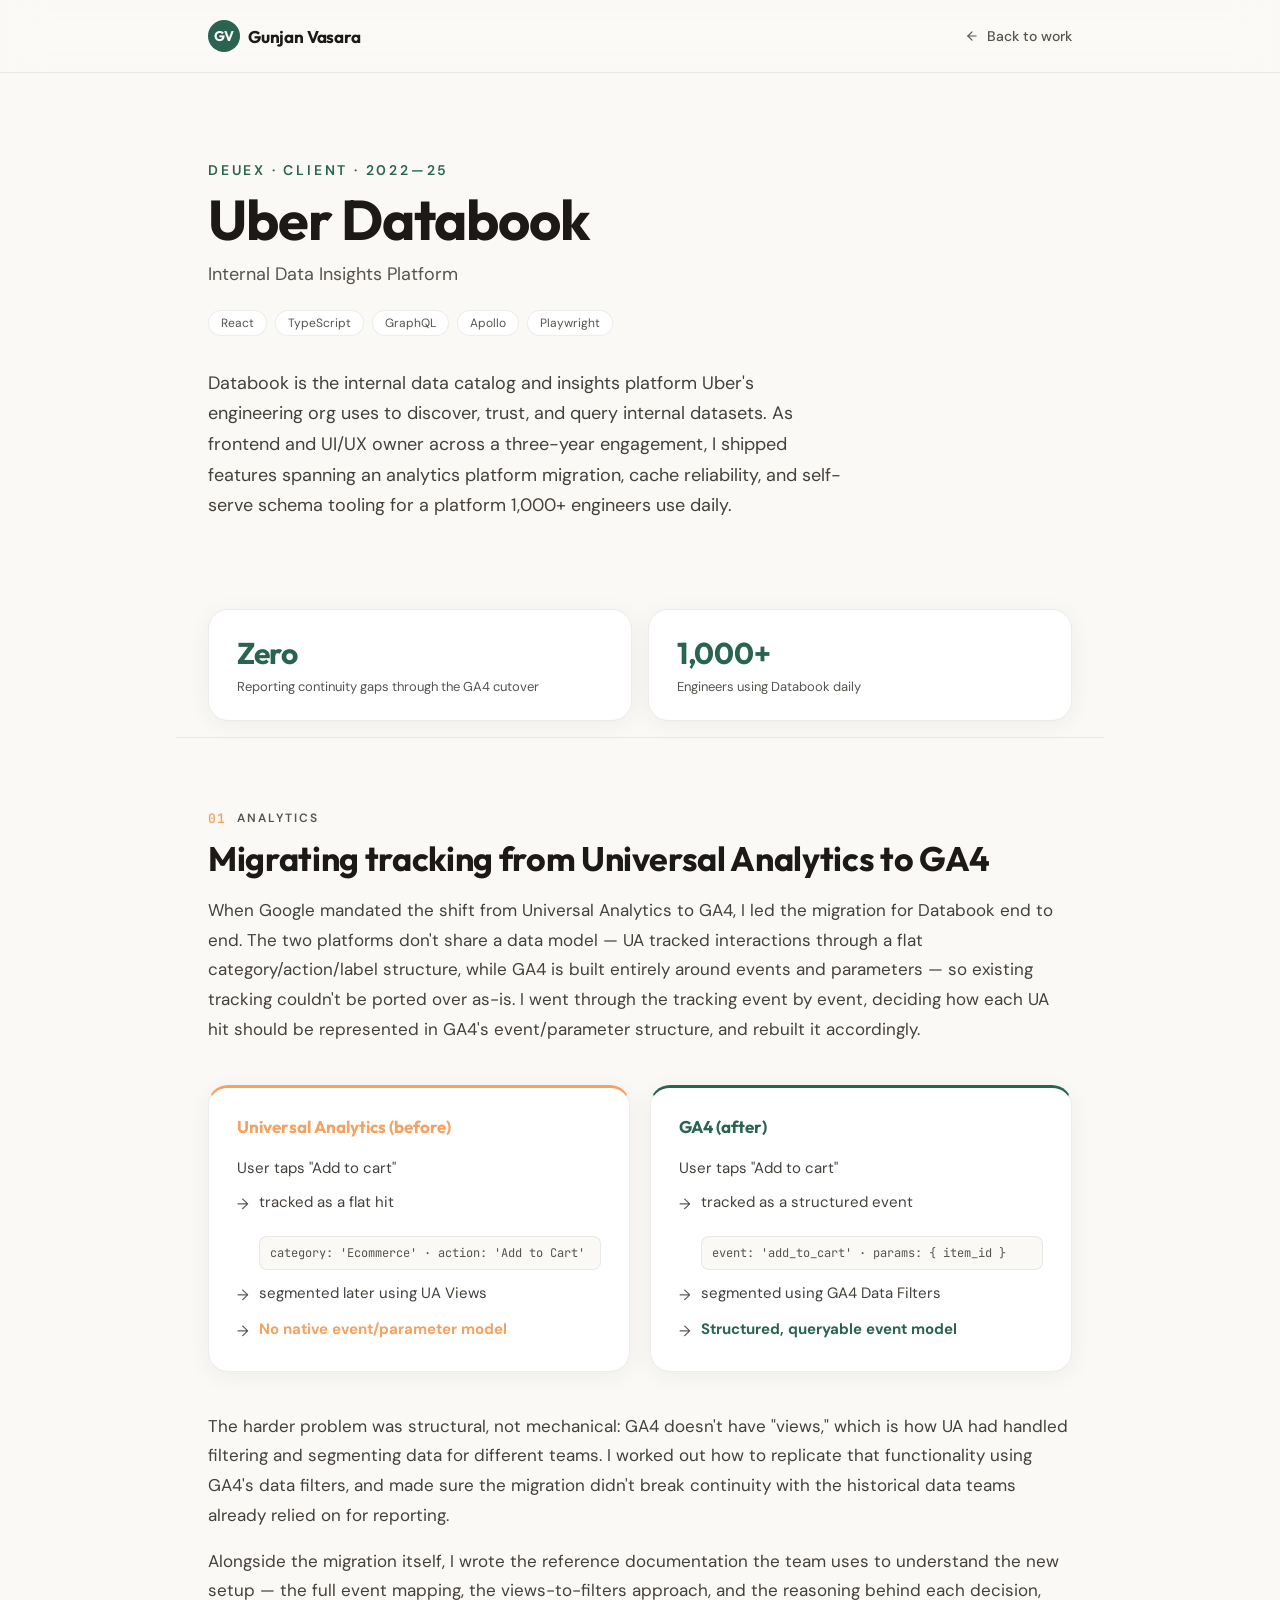
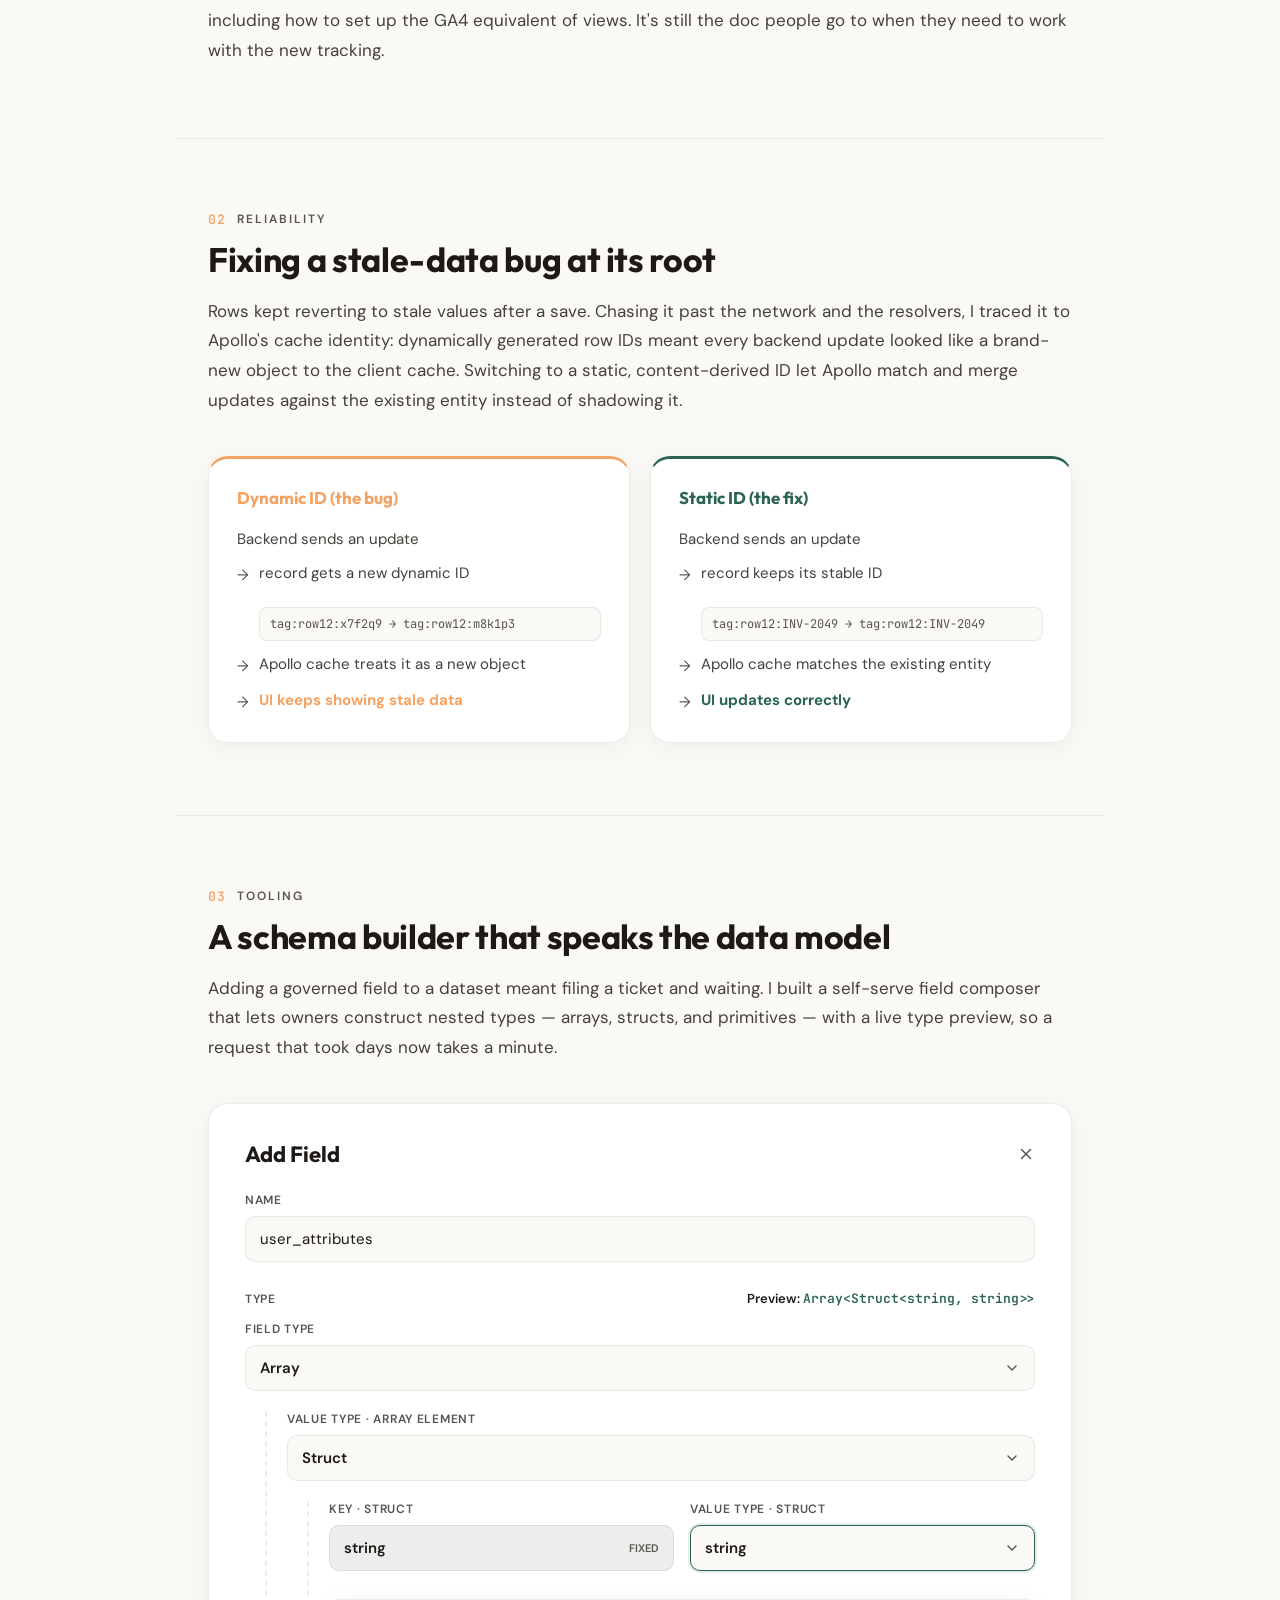
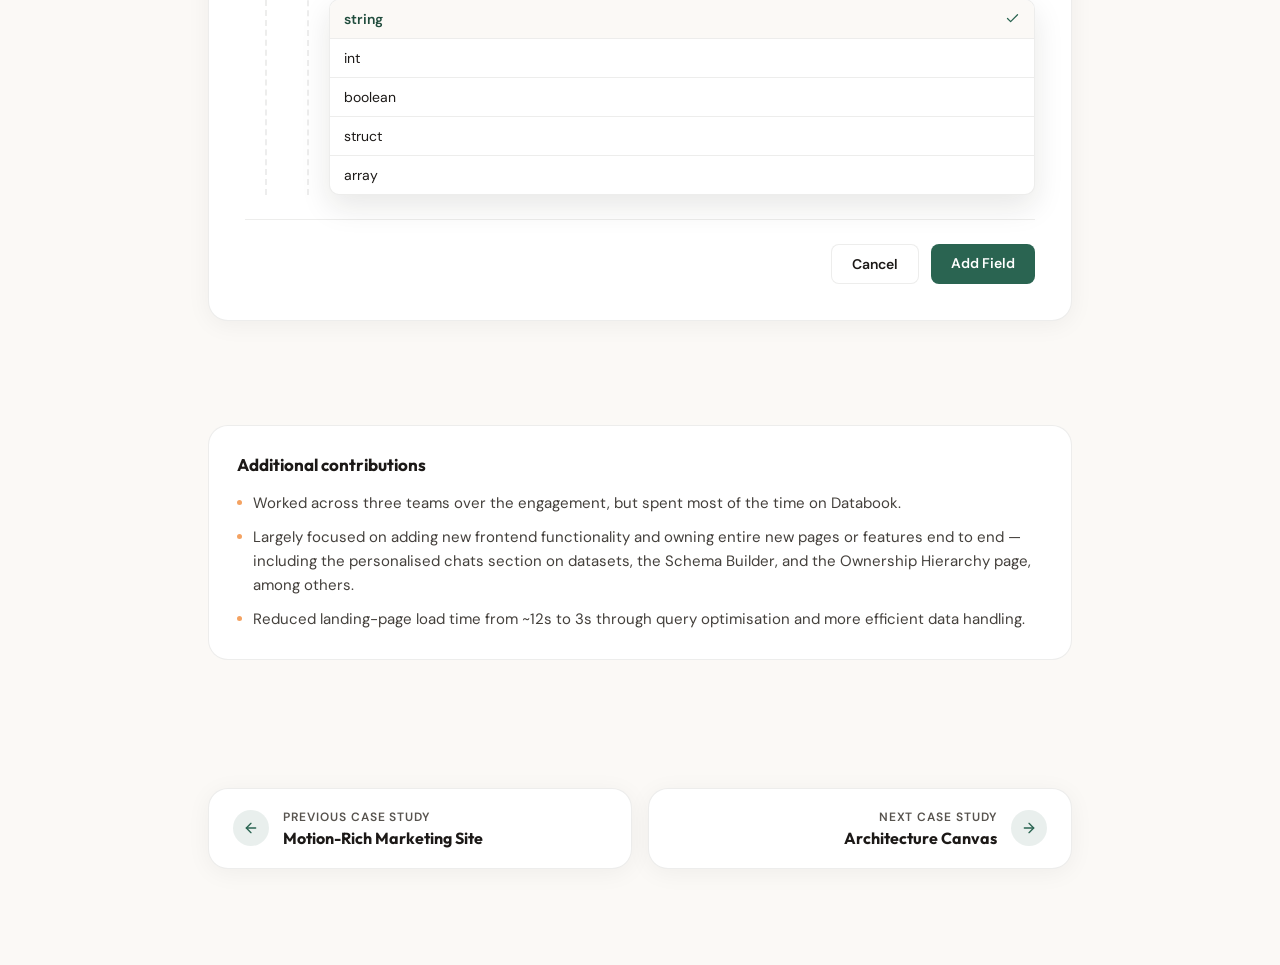
<file: work/databook.html>
<!doctype html>
<html lang="en">

<head>
    <meta charset="utf-8" />
    <meta name="viewport" content="width=device-width, initial-scale=1" />
    <link rel="preconnect" href="https://fonts.googleapis.com" />
    <link rel="preconnect" href="https://fonts.gstatic.com" crossorigin />
    <link rel="stylesheet"
        href="https://fonts.googleapis.com/css2?family=DM+Sans:opsz,wght@9..40,400;9..40,500;9..40,600;9..40,700&family=JetBrains+Mono:wght@400;600&family=Outfit:wght@400;500;600;700;800&display=swap" />
    <meta name="description" content="Case study: Uber Databook — Internal Data Insights Platform built by Gunjan Vasara." />
    <title>Uber Databook — Case Study | Gunjan Vasara</title>

    <link rel="canonical" href="https://gunjanvasara.dev/work/databook.html" />
    <link rel="icon" href="data:image/svg+xml,%3Csvg xmlns='http://www.w3.org/2000/svg' viewBox='0 0 32 32'%3E%3Crect width='32' height='32' rx='7' fill='%232a6451'/%3E%3Ctext x='16' y='22' font-family='Outfit,Arial,sans-serif' font-size='17' font-weight='700' fill='%23fbf9f6' text-anchor='middle'%3EGV%3C/text%3E%3C/svg%3E" />

    <meta property="og:type" content="article" />
    <meta property="og:site_name" content="Gunjan Vasara — Portfolio" />
    <meta property="og:title" content="Uber Databook — Case Study | Gunjan Vasara" />
    <meta property="og:description" content="Case study: Uber Databook — Internal Data Insights Platform built by Gunjan Vasara." />
    <meta property="og:url" content="https://gunjanvasara.dev/work/databook.html" />
    <meta property="og:image" content="https://gunjanvasara.dev/images/databook-analytics-horizontal-og.jpg" />
    <meta property="og:image:width" content="1200" />
    <meta property="og:image:height" content="675" />

    <meta name="twitter:card" content="summary_large_image" />
    <meta name="twitter:title" content="Uber Databook — Case Study | Gunjan Vasara" />
    <meta name="twitter:description" content="Case study: Uber Databook — Internal Data Insights Platform built by Gunjan Vasara." />
    <meta name="twitter:image" content="https://gunjanvasara.dev/images/databook-analytics-horizontal-og.jpg" />

    <link rel="stylesheet" href="../assets/base.css" />
    <link rel="stylesheet" href="../assets/case-study.css" />
    <style>
        /* ---------- Chapter 02: bug/fix compare ---------- */

        .compare-grid {
            display: grid;
            grid-template-columns: 1fr;
            gap: 1.25rem;
        }

        @media (min-width: 640px) {
            .compare-grid { grid-template-columns: 1fr 1fr; }
        }

        .compare-card {
            border-radius: 1.25rem;
            padding: 1.75rem;
            background: var(--surface);
            border: 1px solid var(--line);
            border-top: 3px solid var(--accent);
            box-shadow: 0 4px 24px rgba(28, 25, 23, 0.05);
        }

        .compare-card.bug { --accent: var(--sand); }

        .compare-card.fix { --accent: var(--green); }

        .compare-card-title {
            font-family: 'Outfit', sans-serif;
            font-weight: 700;
            font-size: 1.0625rem;
            color: var(--accent);
            margin-bottom: 1.25rem;
        }

        .compare-steps {
            display: flex;
            flex-direction: column;
            gap: 0.75rem;
        }

        .compare-step {
            display: flex;
            gap: 0.625rem;
            align-items: flex-start;
            font-size: 0.9375rem;
            color: var(--ink-body);
            line-height: 1.5;
        }

        .compare-step .arrow {
            color: var(--ink-soft);
            flex-shrink: 0;
            margin-top: 0.125rem;
        }

        .compare-code {
            font-family: var(--mono);
            font-size: 0.75rem;
            background: var(--bg);
            border: 1px solid var(--line);
            border-radius: 0.5rem;
            padding: 0.5rem 0.625rem;
            color: var(--ink-soft);
            display: block;
            margin: 0.5rem 0 0 1.375rem;
            word-break: break-all;
        }

        .compare-outcome { font-weight: 700; color: var(--accent); }

        /* ---------- Chapter 03: field builder ---------- */

        .field-builder {
            background: var(--surface);
            border: 1px solid var(--line);
            border-radius: 1.25rem;
            padding: 1.75rem;
            box-shadow: 0 4px 24px rgba(28, 25, 23, 0.05);
        }

        @media (min-width: 768px) {
            .field-builder { padding: 2.25rem; }
        }

        .field-builder-head {
            display: flex;
            justify-content: space-between;
            align-items: center;
            margin-bottom: 1.5rem;
        }

        .field-builder-title {
            font-family: 'Outfit', sans-serif;
            font-weight: 700;
            font-size: 1.375rem;
        }

        .field-builder-close { color: var(--ink-soft); }

        .field-label {
            font-size: 0.75rem;
            font-weight: 600;
            margin-bottom: 0.5rem;
            display: block;
            color: var(--ink-soft);
            text-transform: uppercase;
            letter-spacing: 0.06em;
        }

        .field-input {
            width: 100%;
            border: 1px solid var(--line);
            border-radius: 0.625rem;
            padding: 0.75rem 0.875rem;
            font-size: 0.9375rem;
            background: var(--bg);
            color: var(--ink);
            margin-bottom: 1.75rem;
        }

        .field-type-row {
            display: flex;
            justify-content: space-between;
            align-items: baseline;
            margin-bottom: 0.875rem;
            flex-wrap: wrap;
            gap: 0.5rem;
        }

        .field-type-caption {
            font-size: 0.75rem;
            font-weight: 600;
            color: var(--ink-soft);
            text-transform: uppercase;
            letter-spacing: 0.06em;
        }

        .field-preview {
            font-size: 0.8125rem;
            font-weight: 600;
            color: var(--ink);
        }

        .field-preview code {
            font-family: var(--mono);
            color: var(--green);
        }

        .field-select {
            border: 1px solid var(--line);
            border-radius: 0.625rem;
            padding: 0.75rem 0.875rem;
            font-size: 0.9375rem;
            font-weight: 600;
            display: flex;
            justify-content: space-between;
            align-items: center;
            background: var(--bg);
            margin-bottom: 1.25rem;
        }

        .field-select.active {
            border-color: var(--green);
            box-shadow: 0 0 0 2px rgba(42, 100, 81, 0.12);
        }

        .field-select .chev { color: var(--ink-soft); transition: transform 0.2s ease; }

        .field-select.active .chev { transform: rotate(180deg); }

        .field-nested {
            margin-left: 1.25rem;
            padding-left: 1.25rem;
            border-left: 2px dashed var(--line);
        }

        .field-grid-2 {
            display: grid;
            grid-template-columns: 1fr 1fr;
            gap: 1rem;
            margin-bottom: 1.25rem;
        }

        .field-static-pill {
            border: 1px solid var(--line);
            border-radius: 0.625rem;
            padding: 0.75rem 0.875rem;
            font-size: 0.9375rem;
            font-weight: 600;
            background: var(--line);
            display: flex;
            justify-content: space-between;
            align-items: center;
        }

        .field-static-pill span:last-child {
            font-size: 0.6875rem;
            font-weight: 600;
            color: var(--ink-soft);
            text-transform: uppercase;
        }

        .field-options {
            border: 1px solid var(--line);
            border-radius: 0.625rem;
            overflow: hidden;
            margin: -0.75rem 0 1.25rem;
            box-shadow: 0 12px 30px rgba(28, 25, 23, 0.1);
            background: var(--surface);
        }

        .field-option {
            padding: 0.625rem 0.875rem;
            font-size: 0.875rem;
            display: flex;
            justify-content: space-between;
            align-items: center;
            border-top: 1px solid var(--line);
        }

        .field-option:first-child { border-top: none; }

        .field-option.active {
            background: var(--bg);
            font-weight: 600;
            color: var(--green-deep);
        }

        .field-option .check { color: var(--green); }

        .field-builder-actions {
            display: flex;
            justify-content: flex-end;
            gap: 0.75rem;
            margin-top: 1.5rem;
            padding-top: 1.5rem;
            border-top: 1px solid var(--line);
        }

        .btn-cancel,
        .btn-add {
            padding: 0.625rem 1.25rem;
            border-radius: 0.5rem;
            font-size: 0.875rem;
            font-weight: 600;
            border: none;
        }

        .btn-cancel {
            border: 1px solid var(--line);
            background: #fff;
            color: var(--ink);
        }

        .btn-add { background: var(--green); color: #fff; }

        .cs-extra-list li {
            position: relative;
            padding-left: 1rem;
            color: var(--ink-body);
            font-size: 0.9375rem;
            line-height: 1.6;
        }

        .cs-extra-list .bullet {
            position: absolute;
            left: 0;
            top: 0.55rem;
            width: 0.3125rem;
            height: 0.3125rem;
            border-radius: 999px;
            background: var(--sand);
        }

        a.cs-case-nav-btn:hover {
            border-color: var(--green);
            transform: translateY(-2px);
        }
    </style>
</head>

<body>
    <header class="nav">
        <div class="nav-inner">
            <a href="../index.html" class="nav-logo">
                <span class="nav-mono">GV</span>
                Gunjan Vasara
            </a>
            <a href="../index.html#work" class="back-link">
                <svg class="icon" viewBox="0 0 24 24" fill="none" stroke="currentColor" stroke-width="2"
                    stroke-linecap="round" stroke-linejoin="round">
                    <line x1="19" y1="12" x2="5" y2="12" />
                    <polyline points="12 19 5 12 12 5" />
                </svg>
                Back to work
            </a>
        </div>
    </header>

    <main>
        <!-- ============ HERO ============ -->
        <section class="cs-hero wrap">
            <p class="eyebrow">Deuex · Client · 2022—25</p>
            <h1 class="cs-title">Uber Databook</h1>
            <p class="cs-subtitle">Internal Data Insights Platform</p>
            <div class="cs-tags">
                <span class="tag-pill">React</span>
                <span class="tag-pill">TypeScript</span>
                <span class="tag-pill">GraphQL</span>
                <span class="tag-pill">Apollo</span>
                <span class="tag-pill">Playwright</span>
            </div>

            <p class="cs-intro">Databook is the internal data catalog and insights platform Uber's engineering org
                uses to discover, trust, and query internal datasets. As frontend and UI/UX owner across a
                three-year engagement, I shipped features spanning an analytics platform migration, cache
                reliability, and self-serve schema tooling for a platform 1,000+ engineers use daily.</p>
        </section>

        <!-- ============ STATS ============ -->
        <section class="cs-stats wrap">
            <div class="cs-stats-grid">
                <div class="stat-tile">
                    <div class="stat-value">Zero</div>
                    <div class="stat-label">Reporting continuity gaps through the GA4 cutover</div>
                </div>
                <div class="stat-tile">
                    <div class="stat-value">1,000+</div>
                    <div class="stat-label">Engineers using Databook daily</div>
                </div>
            </div>
        </section>

        <!-- ============ CHAPTER 01 — ANALYTICS MIGRATION ============ -->
        <section class="chapter wrap" id="discovery">
            <div class="chapter-head">
                <div class="chapter-kicker">
                    <span class="chapter-num">01</span>
                    <span class="chapter-cat">Analytics</span>
                </div>
                <h2 class="chapter-title">Migrating tracking from Universal Analytics to GA4</h2>
                <p class="chapter-text">When Google mandated the shift from Universal Analytics to GA4, I led the
                    migration for Databook end to end. The two platforms don't share a data model — UA tracked
                    interactions through a flat category/action/label structure, while GA4 is built entirely around
                    events and parameters — so existing tracking couldn't be ported over as-is. I went through the
                    tracking event by event, deciding how each UA hit should be represented in GA4's
                    event/parameter structure, and rebuilt it accordingly.</p>
            </div>

            <div class="chapter-visual compare-grid">
                <div class="compare-card bug">
                    <div class="compare-card-title">Universal Analytics (before)</div>
                    <div class="compare-steps">
                        <div class="compare-step">User taps "Add to cart"</div>
                        <div class="compare-step">
                            <span class="arrow">→</span>
                            <span>tracked as a flat hit</span>
                        </div>
                        <code class="compare-code">category: 'Ecommerce' · action: 'Add to Cart'</code>
                        <div class="compare-step">
                            <span class="arrow">→</span>
                            <span>segmented later using UA Views</span>
                        </div>
                        <div class="compare-step">
                            <span class="arrow">→</span>
                            <span class="compare-outcome">No native event/parameter model</span>
                        </div>
                    </div>
                </div>

                <div class="compare-card fix">
                    <div class="compare-card-title">GA4 (after)</div>
                    <div class="compare-steps">
                        <div class="compare-step">User taps "Add to cart"</div>
                        <div class="compare-step">
                            <span class="arrow">→</span>
                            <span>tracked as a structured event</span>
                        </div>
                        <code class="compare-code">event: 'add_to_cart' · params: { item_id }</code>
                        <div class="compare-step">
                            <span class="arrow">→</span>
                            <span>segmented using GA4 Data Filters</span>
                        </div>
                        <div class="compare-step">
                            <span class="arrow">→</span>
                            <span class="compare-outcome">Structured, queryable event model</span>
                        </div>
                    </div>
                </div>
            </div>

            <div class="chapter-head" style="margin-top: 2.5rem;">
                <p class="chapter-text">The harder problem was structural, not mechanical: GA4 doesn't have
                    "views," which is how UA had handled filtering and segmenting data for different teams. I
                    worked out how to replicate that functionality using GA4's data filters, and made sure the
                    migration didn't break continuity with the historical data teams already relied on for
                    reporting.</p>
                <p class="chapter-text">Alongside the migration itself, I wrote the reference documentation the
                    team uses to understand the new setup — the full event mapping, the views-to-filters approach,
                    and the reasoning behind each decision, including how to set up the GA4 equivalent of views.
                    It's still the doc people go to when they need to work with the new tracking.</p>
            </div>
        </section>

        <!-- ============ CHAPTER 02 — CACHE FIX ============ -->
        <section class="chapter wrap" id="reliability">
            <div class="chapter-head">
                <div class="chapter-kicker">
                    <span class="chapter-num">02</span>
                    <span class="chapter-cat">Reliability</span>
                </div>
                <h2 class="chapter-title">Fixing a stale-data bug at its root</h2>
                <p class="chapter-text">Rows kept reverting to stale values after a save. Chasing it past the
                    network and the resolvers, I traced it to Apollo's cache identity: dynamically generated row
                    IDs meant every backend update looked like a brand-new object to the client cache. Switching
                    to a static, content-derived ID let Apollo match and merge updates against the existing entity
                    instead of shadowing it.</p>
            </div>

            <div class="chapter-visual compare-grid">
                <div class="compare-card bug">
                    <div class="compare-card-title">Dynamic ID (the bug)</div>
                    <div class="compare-steps">
                        <div class="compare-step">Backend sends an update</div>
                        <div class="compare-step">
                            <span class="arrow">→</span>
                            <span>record gets a new dynamic ID</span>
                        </div>
                        <code class="compare-code">tag:row12:x7f2q9 → tag:row12:m8k1p3</code>
                        <div class="compare-step">
                            <span class="arrow">→</span>
                            <span>Apollo cache treats it as a new object</span>
                        </div>
                        <div class="compare-step">
                            <span class="arrow">→</span>
                            <span class="compare-outcome">UI keeps showing stale data</span>
                        </div>
                    </div>
                </div>

                <div class="compare-card fix">
                    <div class="compare-card-title">Static ID (the fix)</div>
                    <div class="compare-steps">
                        <div class="compare-step">Backend sends an update</div>
                        <div class="compare-step">
                            <span class="arrow">→</span>
                            <span>record keeps its stable ID</span>
                        </div>
                        <code class="compare-code">tag:row12:INV-2049 → tag:row12:INV-2049</code>
                        <div class="compare-step">
                            <span class="arrow">→</span>
                            <span>Apollo cache matches the existing entity</span>
                        </div>
                        <div class="compare-step">
                            <span class="arrow">→</span>
                            <span class="compare-outcome">UI updates correctly</span>
                        </div>
                    </div>
                </div>
            </div>
        </section>

        <!-- ============ CHAPTER 03 — FIELD BUILDER ============ -->
        <section class="chapter wrap" id="tooling">
            <div class="chapter-head">
                <div class="chapter-kicker">
                    <span class="chapter-num">03</span>
                    <span class="chapter-cat">Tooling</span>
                </div>
                <h2 class="chapter-title">A schema builder that speaks the data model</h2>
                <p class="chapter-text">Adding a governed field to a dataset meant filing a ticket and waiting. I
                    built a self-serve field composer that lets owners construct nested types — arrays, structs,
                    and primitives — with a live type preview, so a request that took days now takes a
                    minute.</p>
            </div>

            <div class="chapter-visual">
                <div class="field-builder">
                    <div class="field-builder-head">
                        <span class="field-builder-title">Add Field</span>
                        <svg class="icon field-builder-close" viewBox="0 0 24 24" fill="none" stroke="currentColor"
                            stroke-width="2" stroke-linecap="round" stroke-linejoin="round"
                            style="width:18px;height:18px;">
                            <line x1="18" y1="6" x2="6" y2="18" />
                            <line x1="6" y1="6" x2="18" y2="18" />
                        </svg>
                    </div>

                    <label class="field-label">Name</label>
                    <div class="field-input">user_attributes</div>

                    <div class="field-type-row">
                        <span class="field-type-caption">Type</span>
                        <span class="field-preview">Preview: <code>Array&lt;Struct&lt;string, string&gt;&gt;</code></span>
                    </div>

                    <span class="field-label">Field type</span>
                    <div class="field-select">Array
                        <svg class="icon chev" viewBox="0 0 24 24" fill="none" stroke="currentColor" stroke-width="2"
                            stroke-linecap="round" stroke-linejoin="round" style="width:16px;height:16px;">
                            <polyline points="6 9 12 15 18 9" />
                        </svg>
                    </div>

                    <div class="field-nested">
                        <span class="field-label">Value type · Array element</span>
                        <div class="field-select">Struct
                            <svg class="icon chev" viewBox="0 0 24 24" fill="none" stroke="currentColor"
                                stroke-width="2" stroke-linecap="round" stroke-linejoin="round"
                                style="width:16px;height:16px;">
                                <polyline points="6 9 12 15 18 9" />
                            </svg>
                        </div>

                        <div class="field-nested">
                            <div class="field-grid-2">
                                <div>
                                    <span class="field-label">Key · Struct</span>
                                    <div class="field-static-pill">string <span>fixed</span></div>
                                </div>
                                <div>
                                    <span class="field-label">Value type · Struct</span>
                                    <div class="field-select active">string
                                        <svg class="icon chev" viewBox="0 0 24 24" fill="none" stroke="currentColor"
                                            stroke-width="2" stroke-linecap="round" stroke-linejoin="round"
                                            style="width:16px;height:16px;">
                                            <polyline points="18 15 12 9 6 15" />
                                        </svg>
                                    </div>
                                </div>
                            </div>

                            <div class="field-options">
                                <div class="field-option active">string
                                    <svg class="icon check" viewBox="0 0 24 24" fill="none" stroke="currentColor"
                                        stroke-width="2" stroke-linecap="round" stroke-linejoin="round"
                                        style="width:15px;height:15px;">
                                        <polyline points="20 6 9 17 4 12" />
                                    </svg>
                                </div>
                                <div class="field-option">int</div>
                                <div class="field-option">boolean</div>
                                <div class="field-option">struct</div>
                                <div class="field-option">array</div>
                            </div>
                        </div>
                    </div>

                    <div class="field-builder-actions">
                        <div class="btn-cancel">Cancel</div>
                        <div class="btn-add">Add Field</div>
                    </div>
                </div>
            </div>
        </section>

        <!-- ============ ADDITIONAL CONTRIBUTIONS ============ -->
        <section class="chapter wrap" style="padding-top: 0; border-top: none;">
            <div class="cs-extra">
                <div class="cs-extra-title">Additional contributions</div>
                <ul class="cs-extra-list">
                    <li><span class="bullet"></span>Worked across three teams over the engagement, but spent most of
                        the time on Databook.</li>
                    <li><span class="bullet"></span>Largely focused on adding new frontend functionality and owning
                        entire new pages or features end to end — including the personalised chats section on
                        datasets, the Schema Builder, and the Ownership Hierarchy page, among others.</li>
                    <li><span class="bullet"></span>Reduced landing-page load time from ~12s to 3s through query
                        optimisation and more efficient data handling.</li>
                </ul>
            </div>
        </section>

        <nav class="cs-case-nav wrap" aria-label="Case study navigation">
            <a href="coolpanda.html" class="cs-case-nav-btn cs-case-nav-prev">
                <span class="cs-case-nav-icon"><svg class="icon" viewBox="0 0 24 24" fill="none" stroke="currentColor" stroke-width="2" stroke-linecap="round" stroke-linejoin="round"><line x1="19" y1="12" x2="5" y2="12"/><polyline points="12 19 5 12 12 5"/></svg></span>
                <span class="cs-case-nav-text">
                    <span class="cs-case-nav-label">Previous case study</span>
                    <span class="cs-case-nav-title">Motion-Rich Marketing Site</span>
                </span>
            </a>
            <a href="stealth-startup.html" class="cs-case-nav-btn cs-case-nav-next">
                <span class="cs-case-nav-text">
                    <span class="cs-case-nav-label">Next case study</span>
                    <span class="cs-case-nav-title">Architecture Canvas</span>
                </span>
                <span class="cs-case-nav-icon"><svg class="icon" viewBox="0 0 24 24" fill="none" stroke="currentColor" stroke-width="2" stroke-linecap="round" stroke-linejoin="round"><line x1="5" y1="12" x2="19" y2="12"/><polyline points="12 5 19 12 12 19"/></svg></span>
            </a>
        </nav>

    </main>
</body>

</html>
</file>
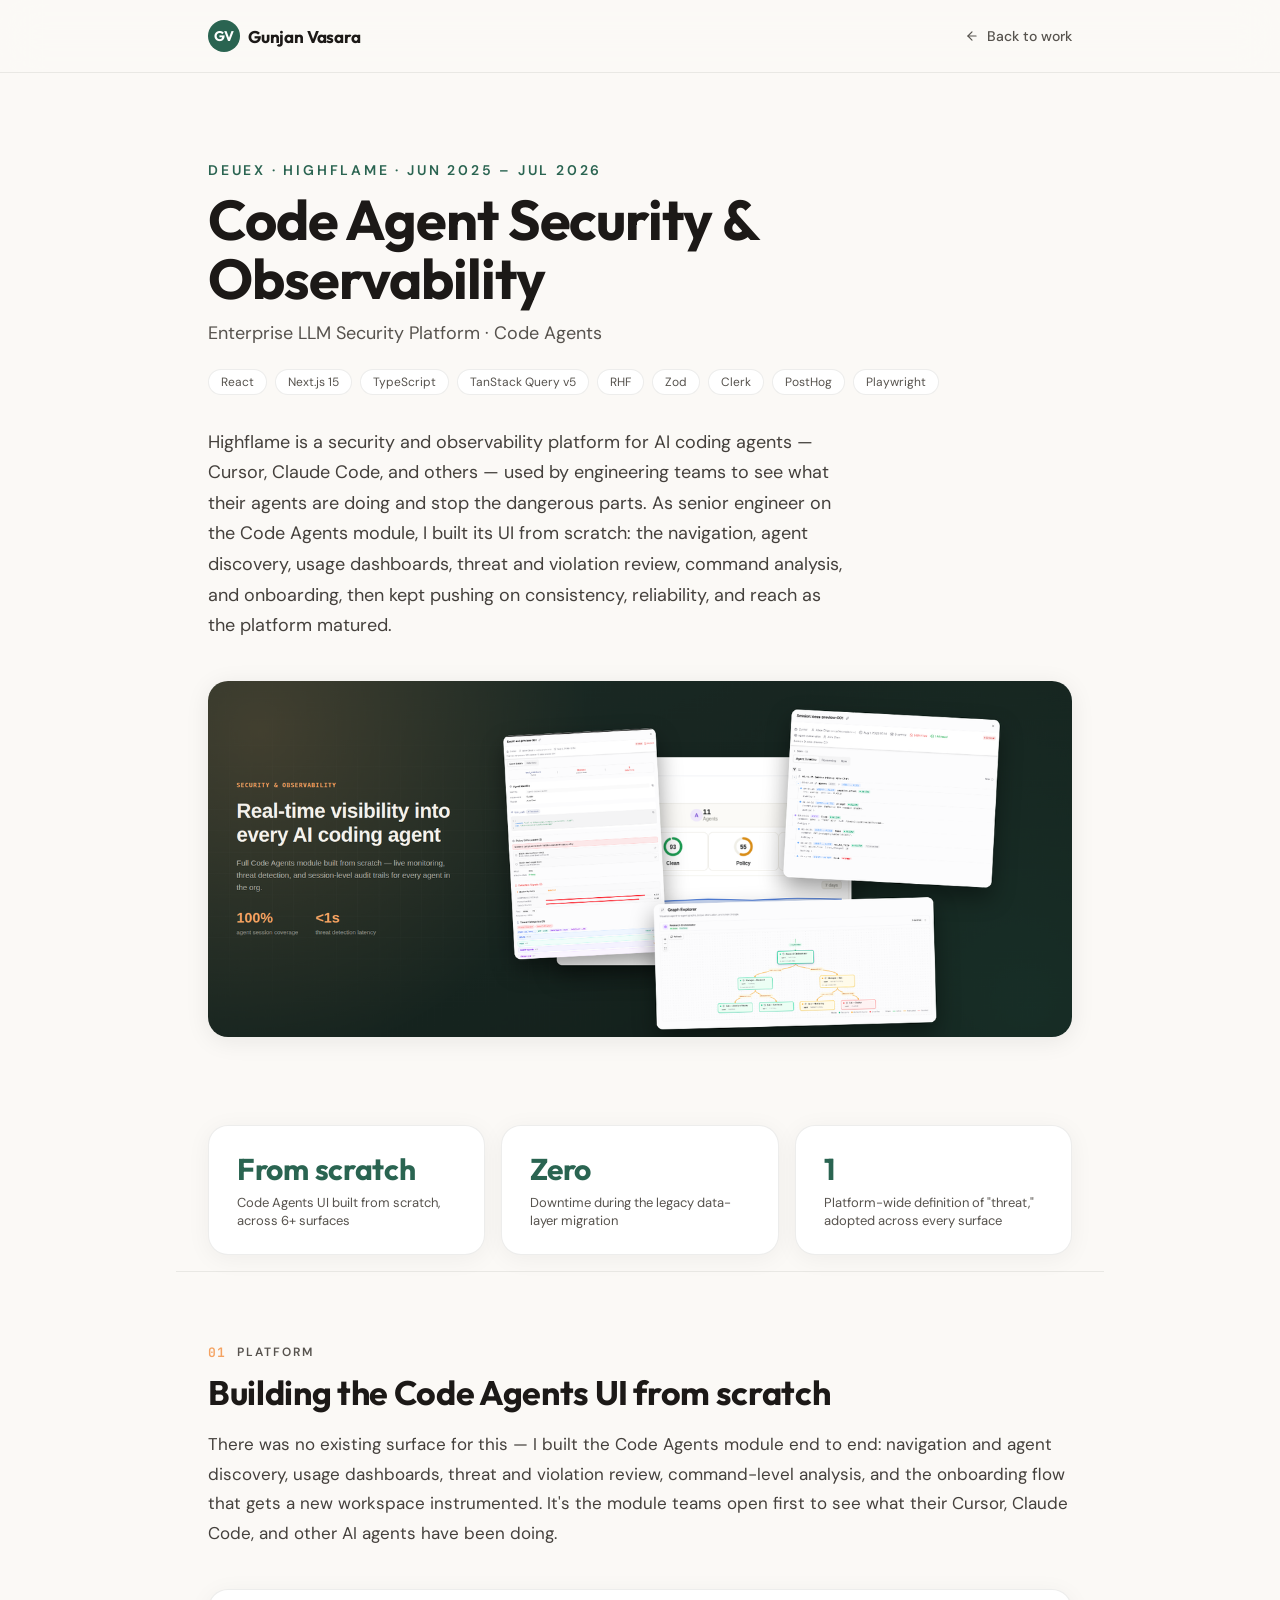
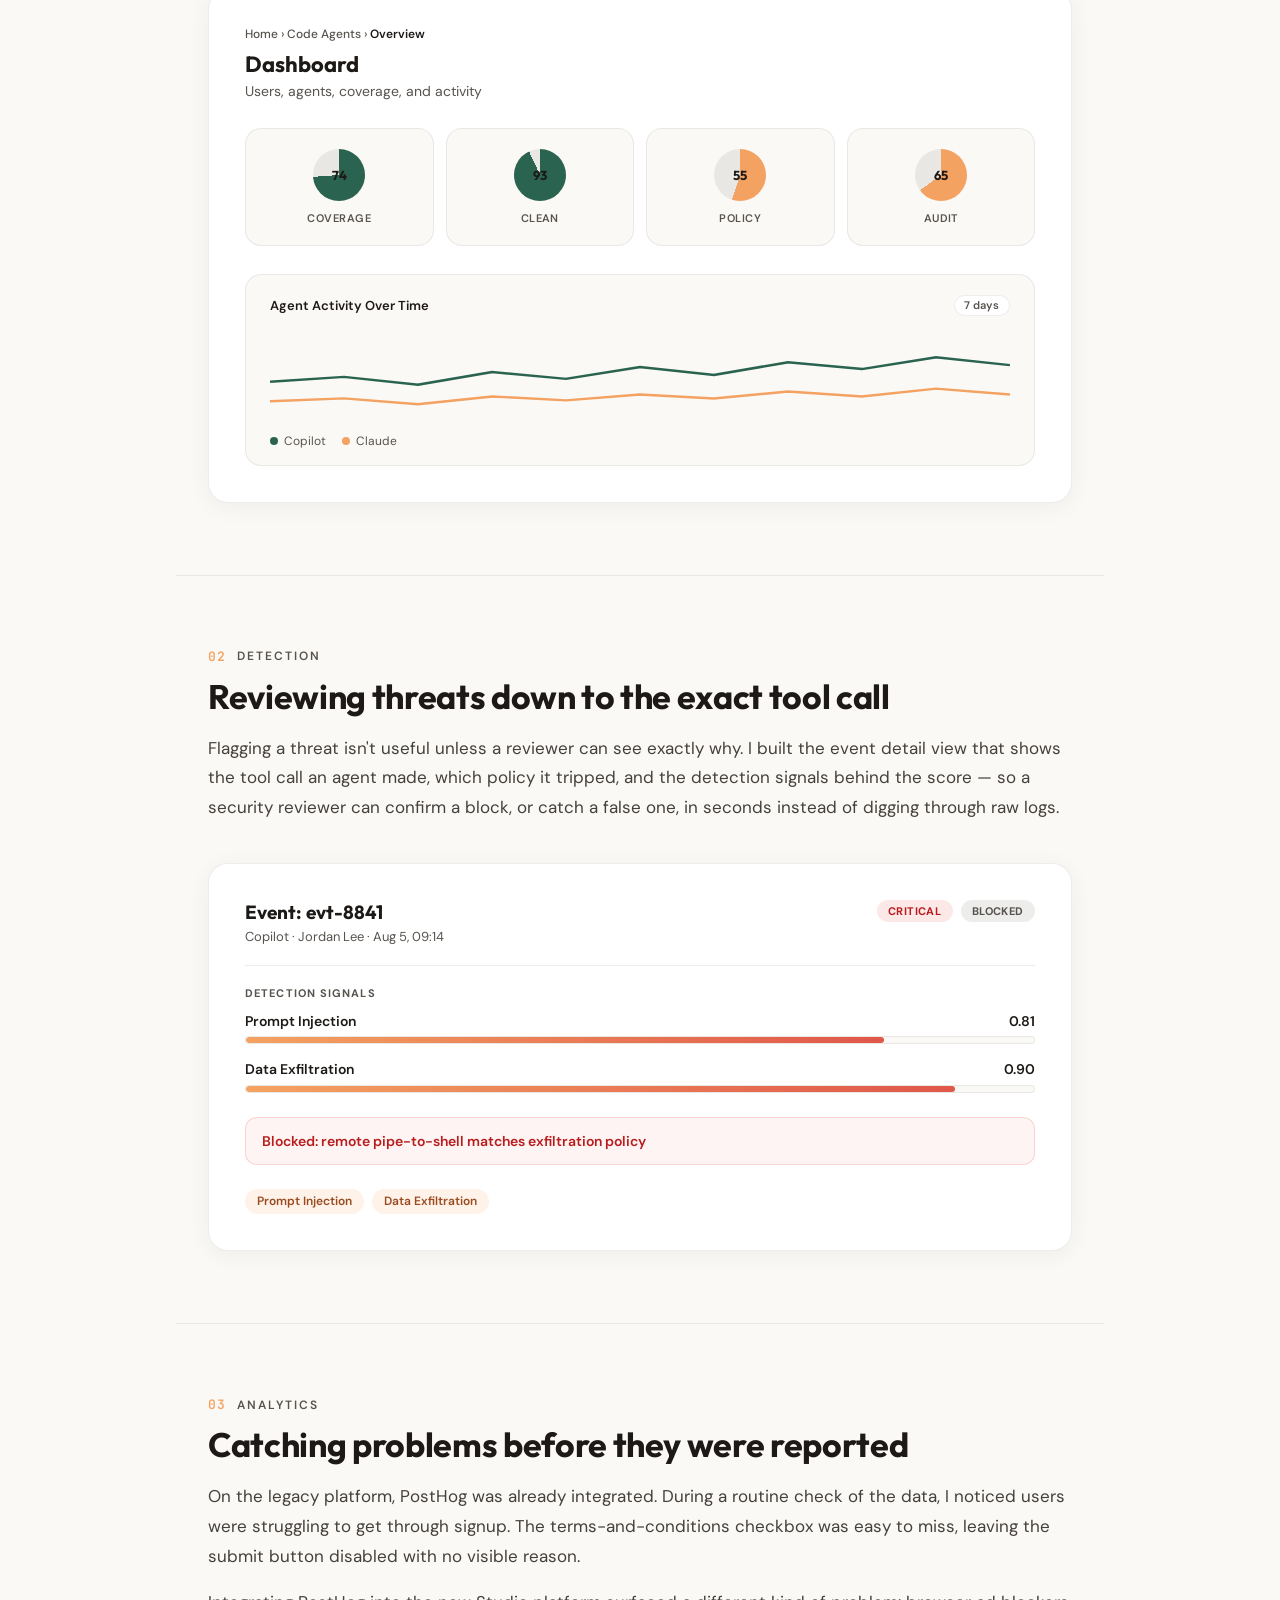
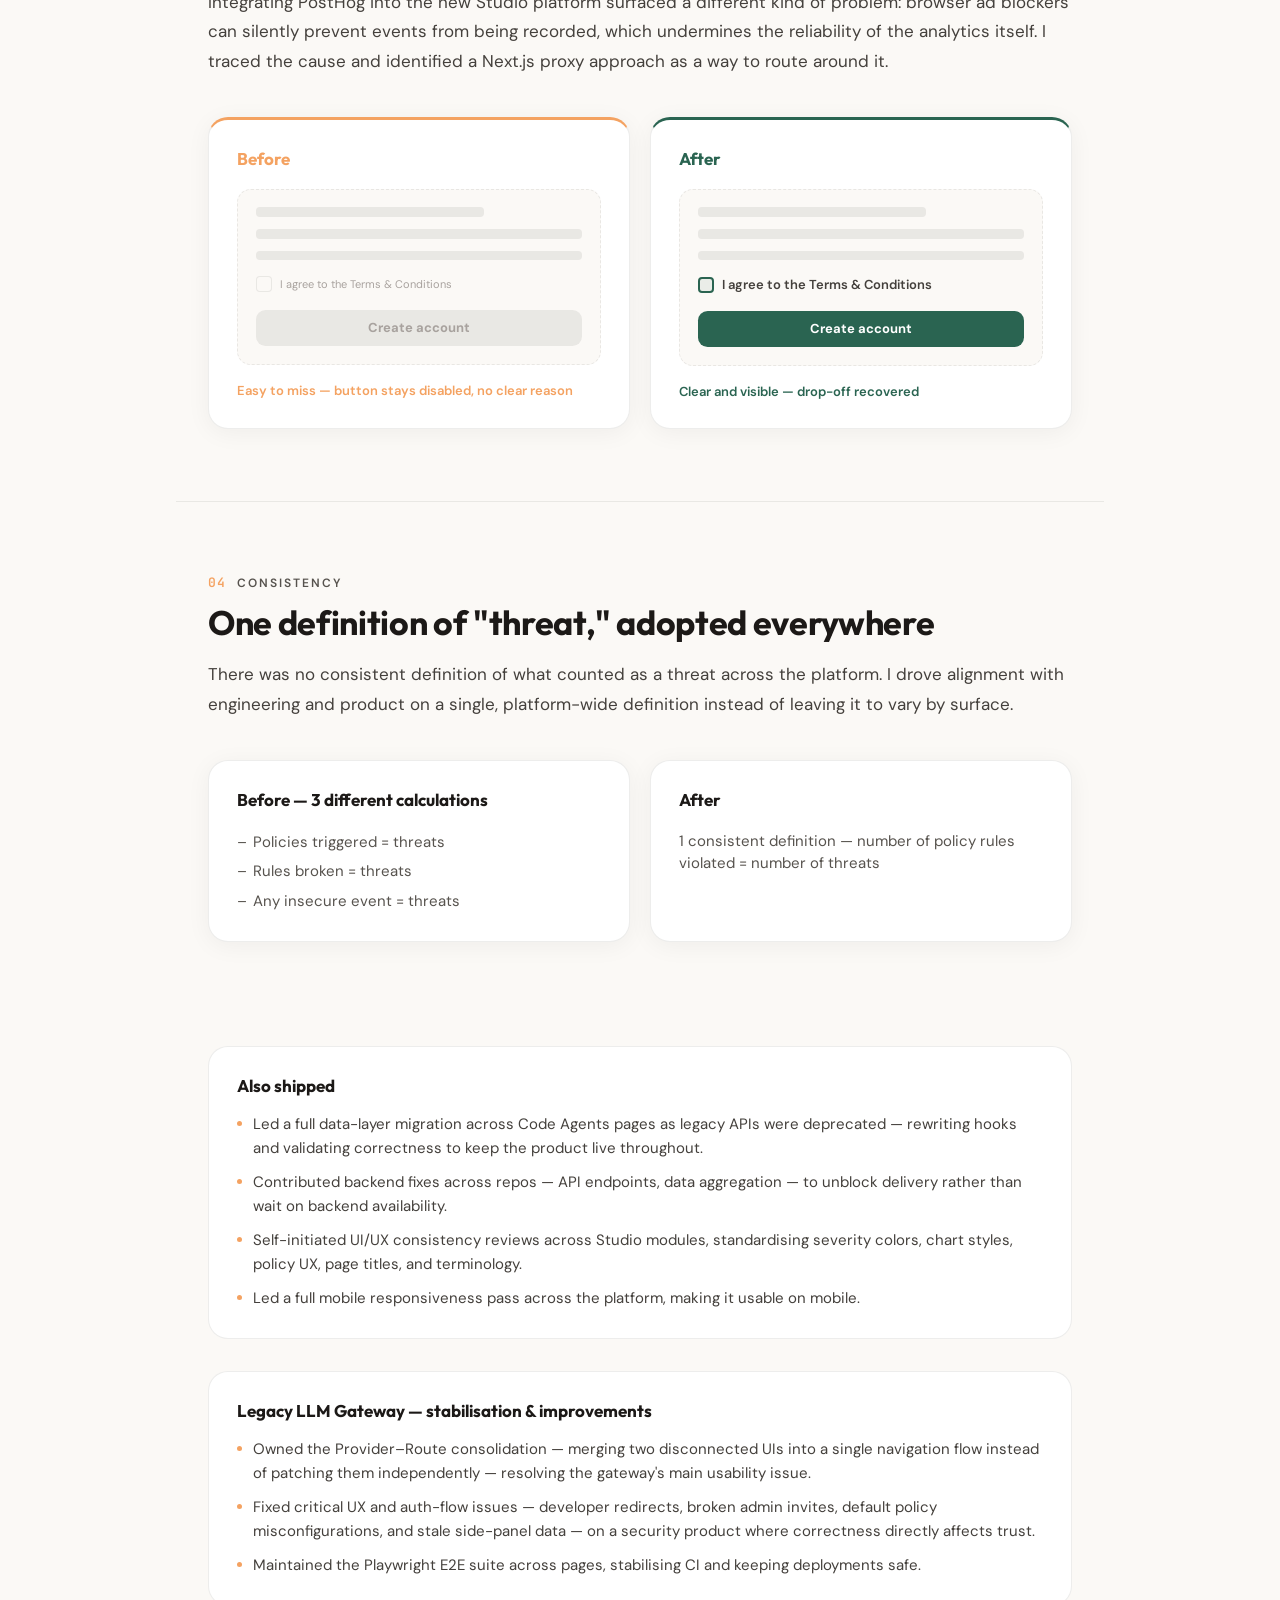
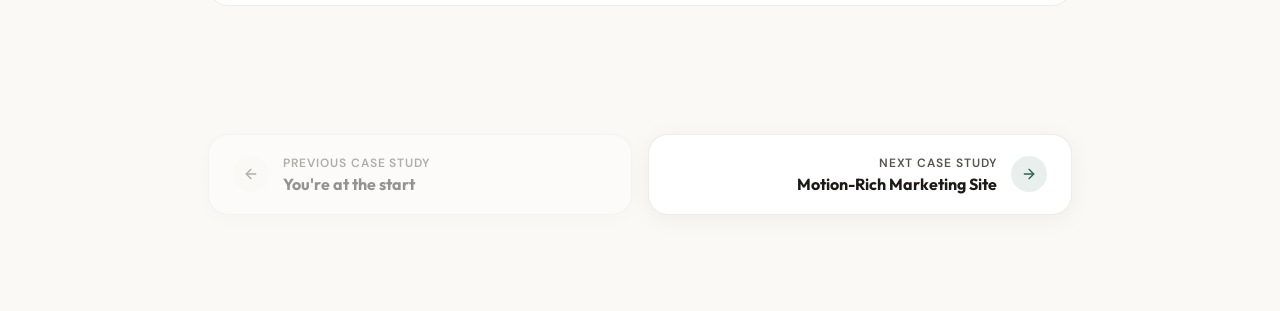
<file: work/highflame.html>
<!doctype html>
<html lang="en">

<head>
    <meta charset="utf-8" />
    <meta name="viewport" content="width=device-width, initial-scale=1" />
    <link rel="preconnect" href="https://fonts.googleapis.com" />
    <link rel="preconnect" href="https://fonts.gstatic.com" crossorigin />
    <link rel="stylesheet"
        href="https://fonts.googleapis.com/css2?family=DM+Sans:opsz,wght@9..40,400;9..40,500;9..40,600;9..40,700&family=JetBrains+Mono:wght@400;600&family=Outfit:wght@400;500;600;700;800&display=swap" />
    <meta name="description" content="Case study: Highflame — Enterprise LLM Security Platform built by Gunjan Vasara." />
    <title>Highflame — Case Study | Gunjan Vasara</title>

    <link rel="canonical" href="https://gunjanvasara.dev/work/highflame.html" />
    <link rel="icon" href="data:image/svg+xml,%3Csvg xmlns='http://www.w3.org/2000/svg' viewBox='0 0 32 32'%3E%3Crect width='32' height='32' rx='7' fill='%232a6451'/%3E%3Ctext x='16' y='22' font-family='Outfit,Arial,sans-serif' font-size='17' font-weight='700' fill='%23fbf9f6' text-anchor='middle'%3EGV%3C/text%3E%3C/svg%3E" />

    <meta property="og:type" content="article" />
    <meta property="og:site_name" content="Gunjan Vasara — Portfolio" />
    <meta property="og:title" content="Highflame — Case Study | Gunjan Vasara" />
    <meta property="og:description" content="Case study: Highflame — Enterprise LLM Security Platform built by Gunjan Vasara." />
    <meta property="og:url" content="https://gunjanvasara.dev/work/highflame.html" />
    <meta property="og:image" content="https://gunjanvasara.dev/images/highflame-hero-og.jpg" />
    <meta property="og:image:width" content="1200" />
    <meta property="og:image:height" content="494" />

    <meta name="twitter:card" content="summary_large_image" />
    <meta name="twitter:title" content="Highflame — Case Study | Gunjan Vasara" />
    <meta name="twitter:description" content="Case study: Highflame — Enterprise LLM Security Platform built by Gunjan Vasara." />
    <meta name="twitter:image" content="https://gunjanvasara.dev/images/highflame-hero-og.jpg" />

    <link rel="stylesheet" href="../assets/base.css" />
    <link rel="stylesheet" href="../assets/case-study.css" />
    <style>
        .cs-hero-visual {
            margin-top: 2.5rem;
            border-radius: 1.25rem;
            overflow: hidden;
            box-shadow: 0 4px 24px rgba(28, 25, 23, 0.08);
        }

        .cs-hero-visual img { width: 100%; height: auto; display: block; }

        /* ---------- Chapter 01: Platform dashboard ---------- */

        .hf-dashboard {
            background: var(--surface);
            border: 1px solid var(--line);
            border-radius: 1.25rem;
            padding: 1.75rem;
            box-shadow: 0 4px 24px rgba(28, 25, 23, 0.05);
        }

        @media (min-width: 768px) {
            .hf-dashboard { padding: 2.25rem; }
        }

        .hf-crumb {
            font-size: 0.75rem;
            color: var(--ink-soft);
            font-weight: 500;
        }

        .hf-crumb b { color: var(--ink); font-weight: 600; }

        .hf-dash-title {
            font-family: 'Outfit', sans-serif;
            font-weight: 700;
            font-size: 1.375rem;
            margin-top: 0.5rem;
        }

        .hf-dash-sub {
            font-size: 0.875rem;
            color: var(--ink-soft);
            margin-top: 0.25rem;
        }

        .hf-ring-row {
            display: grid;
            grid-template-columns: repeat(2, 1fr);
            gap: 0.75rem;
            margin-top: 1.75rem;
        }

        @media (min-width: 520px) {
            .hf-ring-row {
                grid-template-columns: repeat(4, 1fr);
            }
        }

        .hf-ring-tile {
            background: var(--bg);
            border: 1px solid var(--line);
            border-radius: 1rem;
            padding: 1.25rem 0.75rem;
            text-align: center;
        }

        .hf-ring {
            width: 3.25rem;
            height: 3.25rem;
            border-radius: 999px;
            margin: 0 auto;
            display: grid;
            place-items: center;
            font-family: 'Outfit', sans-serif;
            font-weight: 700;
            font-size: 0.8125rem;
            color: var(--ink);
        }

        .hf-ring-label {
            font-size: 0.6875rem;
            color: var(--ink-soft);
            font-weight: 600;
            margin-top: 0.625rem;
            text-transform: uppercase;
            letter-spacing: 0.04em;
        }

        .hf-chart {
            margin-top: 1.75rem;
            background: var(--bg);
            border: 1px solid var(--line);
            border-radius: 1rem;
            padding: 1.25rem 1.5rem 1rem;
        }

        .hf-chart-head {
            display: flex;
            justify-content: space-between;
            align-items: center;
            font-size: 0.8125rem;
            font-weight: 600;
        }

        .hf-chart-pill {
            font-size: 0.6875rem;
            font-weight: 600;
            color: var(--ink-soft);
            background: var(--surface);
            border: 1px solid var(--line);
            border-radius: 999px;
            padding: 0.15rem 0.6rem;
        }

        .hf-chart-legend {
            display: flex;
            gap: 1rem;
            margin-top: 0.75rem;
            font-size: 0.75rem;
            color: var(--ink-soft);
        }

        .hf-chart-legend span { display: inline-flex; align-items: center; gap: 0.375rem; }

        .hf-dot { width: 0.5rem; height: 0.5rem; border-radius: 999px; }

        /* ---------- Chapter 02: Threat event detail ---------- */

        .hf-event {
            background: var(--surface);
            border: 1px solid var(--line);
            border-radius: 1.25rem;
            padding: 1.75rem;
            box-shadow: 0 4px 24px rgba(28, 25, 23, 0.05);
        }

        @media (min-width: 768px) {
            .hf-event { padding: 2.25rem; }
        }

        .hf-event-head {
            display: flex;
            justify-content: space-between;
            align-items: flex-start;
            flex-wrap: wrap;
            gap: 0.75rem;
            padding-bottom: 1.25rem;
            border-bottom: 1px solid var(--line);
            margin-bottom: 1.25rem;
        }

        .hf-event-title {
            font-family: 'Outfit', sans-serif;
            font-weight: 700;
            font-size: 1.1875rem;
        }

        .hf-event-meta {
            font-size: 0.8125rem;
            color: var(--ink-soft);
            margin-top: 0.25rem;
        }

        .hf-badges { display: flex; gap: 0.5rem; }

        .hf-badge {
            font-size: 0.6875rem;
            font-weight: 700;
            text-transform: uppercase;
            letter-spacing: 0.04em;
            border-radius: 999px;
            padding: 0.25rem 0.7rem;
        }

        .hf-badge.critical { background: rgba(239, 68, 68, 0.12); color: #b91c1c; }

        .hf-badge.blocked { background: rgba(28, 25, 23, 0.08); color: var(--ink-soft); }

        .hf-section-label {
            font-size: 0.6875rem;
            text-transform: uppercase;
            letter-spacing: 0.1em;
            color: var(--ink-soft);
            font-weight: 700;
            margin-bottom: 0.75rem;
        }

        .hf-signal { margin-bottom: 1rem; }

        .hf-signal-row {
            display: flex;
            justify-content: space-between;
            font-size: 0.875rem;
            font-weight: 600;
            margin-bottom: 0.4rem;
        }

        .hf-signal-track {
            height: 0.5rem;
            border-radius: 999px;
            background: var(--bg);
            border: 1px solid var(--line);
            overflow: hidden;
        }

        .hf-signal-fill {
            height: 100%;
            border-radius: 999px;
            background: linear-gradient(90deg, var(--sand), #e0574a);
        }

        .hf-policy-banner {
            margin-top: 1.5rem;
            background: rgba(239, 68, 68, 0.06);
            border: 1px solid rgba(239, 68, 68, 0.2);
            border-radius: 0.75rem;
            padding: 0.875rem 1rem;
            font-size: 0.875rem;
            font-weight: 600;
            color: #b91c1c;
        }

        .hf-cat-pills { display: flex; gap: 0.5rem; margin-top: 1.5rem; flex-wrap: wrap; }

        .hf-cat-pill {
            font-size: 0.75rem;
            font-weight: 600;
            border-radius: 999px;
            padding: 0.3rem 0.75rem;
            background: rgba(244, 162, 97, 0.14);
            color: #9a4a1f;
        }

        /* ---------- Chapter 03 / generic before-after compare ---------- */

        .compare-grid {
            display: grid;
            grid-template-columns: 1fr;
            gap: 1.25rem;
        }

        @media (min-width: 640px) {
            .compare-grid { grid-template-columns: 1fr 1fr; }
        }

        .compare-card {
            border-radius: 1.25rem;
            padding: 1.75rem;
            background: var(--surface);
            border: 1px solid var(--line);
            border-top: 3px solid var(--accent);
            box-shadow: 0 4px 24px rgba(28, 25, 23, 0.05);
        }

        .compare-card.bug { --accent: var(--sand); }

        .compare-card.fix { --accent: var(--green); }

        .compare-card-title {
            font-family: 'Outfit', sans-serif;
            font-weight: 700;
            font-size: 1.0625rem;
            color: var(--accent);
            margin-bottom: 1.25rem;
        }

        .hf-signup-form {
            border: 1px dashed var(--line);
            border-radius: 0.875rem;
            padding: 1.1rem;
            background: var(--bg);
        }

        .hf-field {
            height: 0.6rem;
            border-radius: 0.25rem;
            background: var(--line);
            margin-bottom: 0.75rem;
        }

        .hf-check-row {
            display: flex;
            align-items: center;
            gap: 0.5rem;
            margin-top: 1rem;
        }

        .hf-checkbox {
            width: 1rem;
            height: 1rem;
            border-radius: 0.25rem;
            flex-shrink: 0;
        }

        .compare-card.bug .hf-checkbox { border: 1px solid var(--line); background: var(--bg); }

        .compare-card.bug .hf-check-label { font-size: 0.6875rem; color: #a8a29e; }

        .compare-card.fix .hf-checkbox { border: 2px solid var(--green); background: rgba(42,100,81,.08); }

        .compare-card.fix .hf-check-label { font-size: 0.8125rem; color: var(--ink-body); font-weight: 600; }

        .hf-submit-btn {
            margin-top: 1.1rem;
            border-radius: 0.6rem;
            padding: 0.6rem;
            text-align: center;
            font-size: 0.8125rem;
            font-weight: 700;
        }

        .compare-card.bug .hf-submit-btn { background: var(--line); color: #a8a29e; }

        .compare-card.fix .hf-submit-btn { background: var(--green); color: #fff; }

        .compare-outcome-note {
            margin-top: 1.1rem;
            font-size: 0.8125rem;
            font-weight: 600;
        }

        .compare-card.bug .compare-outcome-note { color: var(--sand); }

        .compare-card.fix .compare-outcome-note { color: var(--green); }

        /* ---------- Chapter 04: threat-definition consistency ---------- */

        .hf-consistency-grid {
            display: grid;
            grid-template-columns: 1fr;
            gap: 1.25rem;
        }

        @media (min-width: 640px) {
            .hf-consistency-grid { grid-template-columns: 1fr 1fr; }
        }

        .hf-consist-card {
            background: var(--surface);
            border: 1px solid var(--line);
            border-radius: 1.25rem;
            padding: 1.75rem;
            box-shadow: 0 4px 24px rgba(28, 25, 23, 0.05);
        }

        .hf-consist-title {
            font-family: 'Outfit', sans-serif;
            font-weight: 700;
            font-size: 1.0625rem;
            margin-bottom: 1.25rem;
        }

        .hf-consist-stat {
            font-size: 0.9375rem;
            color: var(--ink-soft);
            line-height: 1.5;
        }

        .hf-consist-list {
            margin: 0;
            padding: 0;
            list-style: none;
            font-size: 0.9375rem;
            color: var(--ink-soft);
            line-height: 1.6;
        }

        .hf-consist-list li {
            position: relative;
            padding-left: 1rem;
        }

        .hf-consist-list li + li { margin-top: 0.35rem; }

        .hf-consist-list li::before {
            content: "–";
            position: absolute;
            left: 0;
        }

        /* ---------- Decision callout ---------- */

        /* ---------- Technical details disclosure ---------- */

        /* ---------- Reflection ---------- */

        .cs-extra-list li {
            position: relative;
            padding-left: 1rem;
            color: var(--ink-body);
            font-size: 0.9375rem;
            line-height: 1.6;
        }

        .cs-extra-list .bullet {
            position: absolute;
            left: 0;
            top: 0.55rem;
            width: 0.3125rem;
            height: 0.3125rem;
            border-radius: 999px;
            background: var(--sand);
        }

        a.cs-case-nav-btn:hover {
            border-color: var(--green);
            transform: translateY(-2px);
        }
    </style>
</head>

<body>
    <header class="nav">
        <div class="nav-inner">
            <a href="../index.html" class="nav-logo">
                <span class="nav-mono">GV</span>
                Gunjan Vasara
            </a>
            <a href="../index.html#work" class="back-link">
                <svg class="icon" viewBox="0 0 24 24" fill="none" stroke="currentColor" stroke-width="2"
                    stroke-linecap="round" stroke-linejoin="round">
                    <line x1="19" y1="12" x2="5" y2="12" />
                    <polyline points="12 19 5 12 12 5" />
                </svg>
                Back to work
            </a>
        </div>
    </header>

    <main>
        <!-- ============ HERO ============ -->
        <section class="cs-hero wrap">
            <p class="eyebrow">Deuex · Highflame · Jun 2025 – Jul 2026</p>
            <h1 class="cs-title">Code Agent Security &amp; Observability</h1>
            <p class="cs-subtitle">Enterprise LLM Security Platform · Code Agents</p>
            <div class="cs-tags">
                <span class="tag-pill">React</span>
                <span class="tag-pill">Next.js 15</span>
                <span class="tag-pill">TypeScript</span>
                <span class="tag-pill">TanStack Query v5</span>
                <span class="tag-pill">RHF</span>
                <span class="tag-pill">Zod</span>
                <span class="tag-pill">Clerk</span>
                <span class="tag-pill">PostHog</span>
                <span class="tag-pill">Playwright</span>
            </div>

            <p class="cs-intro">Highflame is a security and observability platform for AI coding agents — Cursor,
                Claude Code, and others — used by engineering teams to see what their agents are doing and stop the
                dangerous parts. As senior engineer on the Code Agents module, I built its UI from scratch: the
                navigation, agent discovery, usage dashboards, threat and violation review, command analysis, and
                onboarding, then kept pushing on consistency, reliability, and reach as the platform matured.</p>

            <div class="cs-hero-visual">
                <img src="../images/highflame-hero.png" alt="Highflame Code Agents dashboard, threat detail, and graph explorer surfaces" width="1360" height="560" loading="lazy" decoding="async" />
            </div>
        </section>

        <!-- ============ STATS ============ -->
        <section class="cs-stats wrap">
            <div class="cs-stats-grid">
                <div class="stat-tile">
                    <div class="stat-value">From scratch</div>
                    <div class="stat-label">Code Agents UI built from scratch, across 6+ surfaces</div>
                </div>
                <div class="stat-tile">
                    <div class="stat-value">Zero</div>
                    <div class="stat-label">Downtime during the legacy data-layer migration</div>
                </div>
                <div class="stat-tile">
                    <div class="stat-value">1</div>
                    <div class="stat-label">Platform-wide definition of "threat," adopted across every surface</div>
                </div>
            </div>
        </section>

        <!-- ============ CHAPTER 01 — PLATFORM ============ -->
        <section class="chapter wrap" id="platform">
            <div class="chapter-head">
                <div class="chapter-kicker">
                    <span class="chapter-num">01</span>
                    <span class="chapter-cat">Platform</span>
                </div>
                <h2 class="chapter-title">Building the Code Agents UI from scratch</h2>
                <p class="chapter-text">There was no existing surface for this — I built the Code Agents module
                    end to end: navigation and agent discovery, usage dashboards, threat and violation review,
                    command-level analysis, and the onboarding flow that gets a new workspace instrumented. It's
                    the module teams open first to see what their Cursor, Claude Code, and other AI agents have
                    been doing.</p>
            </div>

            <div class="chapter-visual hf-dashboard">
                <div class="hf-crumb">Home &rsaquo; Code Agents &rsaquo; <b>Overview</b></div>
                <div class="hf-dash-title">Dashboard</div>
                <div class="hf-dash-sub">Users, agents, coverage, and activity</div>

                <div class="hf-ring-row">
                    <div class="hf-ring-tile">
                        <div class="hf-ring" style="background: conic-gradient(var(--green) 0deg 266deg, var(--line) 266deg 360deg);">74</div>
                        <div class="hf-ring-label">Coverage</div>
                    </div>
                    <div class="hf-ring-tile">
                        <div class="hf-ring" style="background: conic-gradient(var(--green) 0deg 335deg, var(--line) 335deg 360deg);">93</div>
                        <div class="hf-ring-label">Clean</div>
                    </div>
                    <div class="hf-ring-tile">
                        <div class="hf-ring" style="background: conic-gradient(var(--sand) 0deg 198deg, var(--line) 198deg 360deg);">55</div>
                        <div class="hf-ring-label">Policy</div>
                    </div>
                    <div class="hf-ring-tile">
                        <div class="hf-ring" style="background: conic-gradient(var(--sand) 0deg 234deg, var(--line) 234deg 360deg);">65</div>
                        <div class="hf-ring-label">Audit</div>
                    </div>
                </div>

                <div class="hf-chart">
                    <div class="hf-chart-head">
                        <span>Agent Activity Over Time</span>
                        <span class="hf-chart-pill">7 days</span>
                    </div>
                    <svg viewBox="0 0 400 90" style="width:100%; height:5.5rem; margin-top:0.75rem;" preserveAspectRatio="none">
                        <polyline points="0,55 40,50 80,58 120,45 160,52 200,40 240,48 280,35 320,42 360,30 400,38" fill="none" stroke="var(--green)" stroke-width="2.5" />
                        <polyline points="0,75 40,72 80,78 120,70 160,74 200,68 240,72 280,65 320,70 360,62 400,68" fill="none" stroke="var(--sand)" stroke-width="2.5" />
                    </svg>
                    <div class="hf-chart-legend">
                        <span><span class="hf-dot" style="background:var(--green);"></span>Copilot</span>
                        <span><span class="hf-dot" style="background:var(--sand);"></span>Claude</span>
                    </div>
                </div>
            </div>
        </section>

        <!-- ============ CHAPTER 02 — THREAT DETECTION ============ -->
        <section class="chapter wrap" id="detection">
            <div class="chapter-head">
                <div class="chapter-kicker">
                    <span class="chapter-num">02</span>
                    <span class="chapter-cat">Detection</span>
                </div>
                <h2 class="chapter-title">Reviewing threats down to the exact tool call</h2>
                <p class="chapter-text">Flagging a threat isn't useful unless a reviewer can see exactly why. I
                    built the event detail view that shows the tool call an agent made, which policy it tripped,
                    and the detection signals behind the score — so a security reviewer can confirm a block, or
                    catch a false one, in seconds instead of digging through raw logs.</p>
            </div>

            <div class="chapter-visual hf-event">
                <div class="hf-event-head">
                    <div>
                        <div class="hf-event-title">Event: evt-8841</div>
                        <div class="hf-event-meta">Copilot · Jordan Lee · Aug 5, 09:14</div>
                    </div>
                    <div class="hf-badges">
                        <span class="hf-badge critical">Critical</span>
                        <span class="hf-badge blocked">Blocked</span>
                    </div>
                </div>

                <div class="hf-section-label">Detection Signals</div>
                <div class="hf-signal">
                    <div class="hf-signal-row"><span>Prompt Injection</span><span>0.81</span></div>
                    <div class="hf-signal-track"><div class="hf-signal-fill" style="width:81%;"></div></div>
                </div>
                <div class="hf-signal">
                    <div class="hf-signal-row"><span>Data Exfiltration</span><span>0.90</span></div>
                    <div class="hf-signal-track"><div class="hf-signal-fill" style="width:90%;"></div></div>
                </div>

                <div class="hf-policy-banner">Blocked: remote pipe-to-shell matches exfiltration policy</div>

                <div class="hf-cat-pills">
                    <span class="hf-cat-pill">Prompt Injection</span>
                    <span class="hf-cat-pill">Data Exfiltration</span>
                </div>
            </div>
        </section>

        <!-- ============ CHAPTER 03 — ANALYTICS ============ -->
        <section class="chapter wrap" id="analytics">
            <div class="chapter-head">
                <div class="chapter-kicker">
                    <span class="chapter-num">03</span>
                    <span class="chapter-cat">Analytics</span>
                </div>
                <h2 class="chapter-title">Catching problems before they were reported</h2>
                <p class="chapter-text">On the legacy platform, PostHog was already integrated. During a routine
                    check of the data, I noticed users were struggling to get through signup. The
                    terms-and-conditions checkbox was easy to miss, leaving the submit button disabled with no
                    visible reason.</p>
                <p class="chapter-text">Integrating PostHog into the new Studio platform surfaced a different kind
                    of problem: browser ad blockers can silently prevent events from being recorded, which
                    undermines the reliability of the analytics itself. I traced the cause and identified a Next.js
                    proxy approach as a way to route around it.</p>
            </div>

            <div class="chapter-visual compare-grid">
                <div class="compare-card bug">
                    <div class="compare-card-title">Before</div>
                    <div class="hf-signup-form">
                        <div class="hf-field" style="width:70%;"></div>
                        <div class="hf-field" style="width:100%;"></div>
                        <div class="hf-field" style="width:100%;"></div>
                        <div class="hf-check-row">
                            <div class="hf-checkbox"></div>
                            <span class="hf-check-label">I agree to the Terms &amp; Conditions</span>
                        </div>
                        <div class="hf-submit-btn">Create account</div>
                    </div>
                    <div class="compare-outcome-note">Easy to miss — button stays disabled, no clear reason</div>
                </div>

                <div class="compare-card fix">
                    <div class="compare-card-title">After</div>
                    <div class="hf-signup-form">
                        <div class="hf-field" style="width:70%;"></div>
                        <div class="hf-field" style="width:100%;"></div>
                        <div class="hf-field" style="width:100%;"></div>
                        <div class="hf-check-row">
                            <div class="hf-checkbox"></div>
                            <span class="hf-check-label">I agree to the Terms &amp; Conditions</span>
                        </div>
                        <div class="hf-submit-btn">Create account</div>
                    </div>
                    <div class="compare-outcome-note">Clear and visible — drop-off recovered</div>
                </div>
            </div>

        </section>

        <!-- ============ CHAPTER 04 — CONSISTENCY ============ -->
        <section class="chapter wrap" id="consistency">
            <div class="chapter-head">
                <div class="chapter-kicker">
                    <span class="chapter-num">04</span>
                    <span class="chapter-cat">Consistency</span>
                </div>
                <h2 class="chapter-title">One definition of "threat," adopted everywhere</h2>
                <p class="chapter-text">There was no consistent definition of what counted as a threat across the
                    platform. I drove alignment with engineering and product on a single, platform-wide
                    definition instead of leaving it to vary by surface.</p>
            </div>

            <div class="chapter-visual hf-consistency-grid">
                <div class="hf-consist-card">
                    <div class="hf-consist-title">Before — 3 different calculations</div>
                    <ul class="hf-consist-list">
                        <li>Policies triggered = threats</li>
                        <li>Rules broken = threats</li>
                        <li>Any insecure event = threats</li>
                    </ul>
                </div>
                <div class="hf-consist-card">
                    <div class="hf-consist-title">After</div>
                    <div class="hf-consist-stat">1 consistent definition — number of policy rules violated =
                        number of threats</div>
                </div>
            </div>
        </section>

        <!-- ============ ADDITIONAL HIGHLIGHTS ============ -->
        <section class="chapter wrap" style="padding-top: 0; border-top: none;">
            <div class="cs-extra">
                <div class="cs-extra-title">Also shipped</div>
                <ul class="cs-extra-list">
                    <li><span class="bullet"></span>Led a full data-layer migration across Code Agents pages as
                        legacy APIs were deprecated — rewriting hooks and validating correctness to keep the
                        product live throughout.</li>
                    <li><span class="bullet"></span>Contributed backend fixes across repos — API endpoints, data
                        aggregation — to unblock delivery rather than wait on backend availability.</li>
                    <li><span class="bullet"></span>Self-initiated UI/UX consistency reviews across Studio modules,
                        standardising severity colors, chart styles, policy UX, page titles, and terminology.</li>
                    <li><span class="bullet"></span>Led a full mobile responsiveness pass across the platform,
                        making it usable on mobile.</li>
                </ul>
            </div>

            <div class="cs-extra">
                <div class="cs-extra-title">Legacy LLM Gateway — stabilisation &amp; improvements</div>
                <ul class="cs-extra-list">
                    <li><span class="bullet"></span>Owned the Provider–Route consolidation — merging two
                        disconnected UIs into a single navigation flow instead of patching them independently —
                        resolving the gateway's main usability issue.</li>
                    <li><span class="bullet"></span>Fixed critical UX and auth-flow issues — developer redirects,
                        broken admin invites, default policy misconfigurations, and stale side-panel data — on a
                        security product where correctness directly affects trust.</li>
                    <li><span class="bullet"></span>Maintained the Playwright E2E suite across pages, stabilising
                        CI and keeping deployments safe.</li>
                </ul>
            </div>
        </section>

        <nav class="cs-case-nav wrap" aria-label="Case study navigation">
            <span class="cs-case-nav-btn cs-case-nav-prev disabled" aria-disabled="true">
                <span class="cs-case-nav-icon"><svg class="icon" viewBox="0 0 24 24" fill="none" stroke="currentColor" stroke-width="2" stroke-linecap="round" stroke-linejoin="round"><line x1="19" y1="12" x2="5" y2="12"/><polyline points="12 19 5 12 12 5"/></svg></span>
                <span class="cs-case-nav-text">
                    <span class="cs-case-nav-label">Previous case study</span>
                    <span class="cs-case-nav-title">You're at the start</span>
                </span>
            </span>
            <a href="coolpanda.html" class="cs-case-nav-btn cs-case-nav-next">
                <span class="cs-case-nav-text">
                    <span class="cs-case-nav-label">Next case study</span>
                    <span class="cs-case-nav-title">Motion-Rich Marketing Site</span>
                </span>
                <span class="cs-case-nav-icon"><svg class="icon" viewBox="0 0 24 24" fill="none" stroke="currentColor" stroke-width="2" stroke-linecap="round" stroke-linejoin="round"><line x1="5" y1="12" x2="19" y2="12"/><polyline points="12 5 19 12 12 19"/></svg></span>
            </a>
        </nav>

    </main>
</body>

</html>
</file>
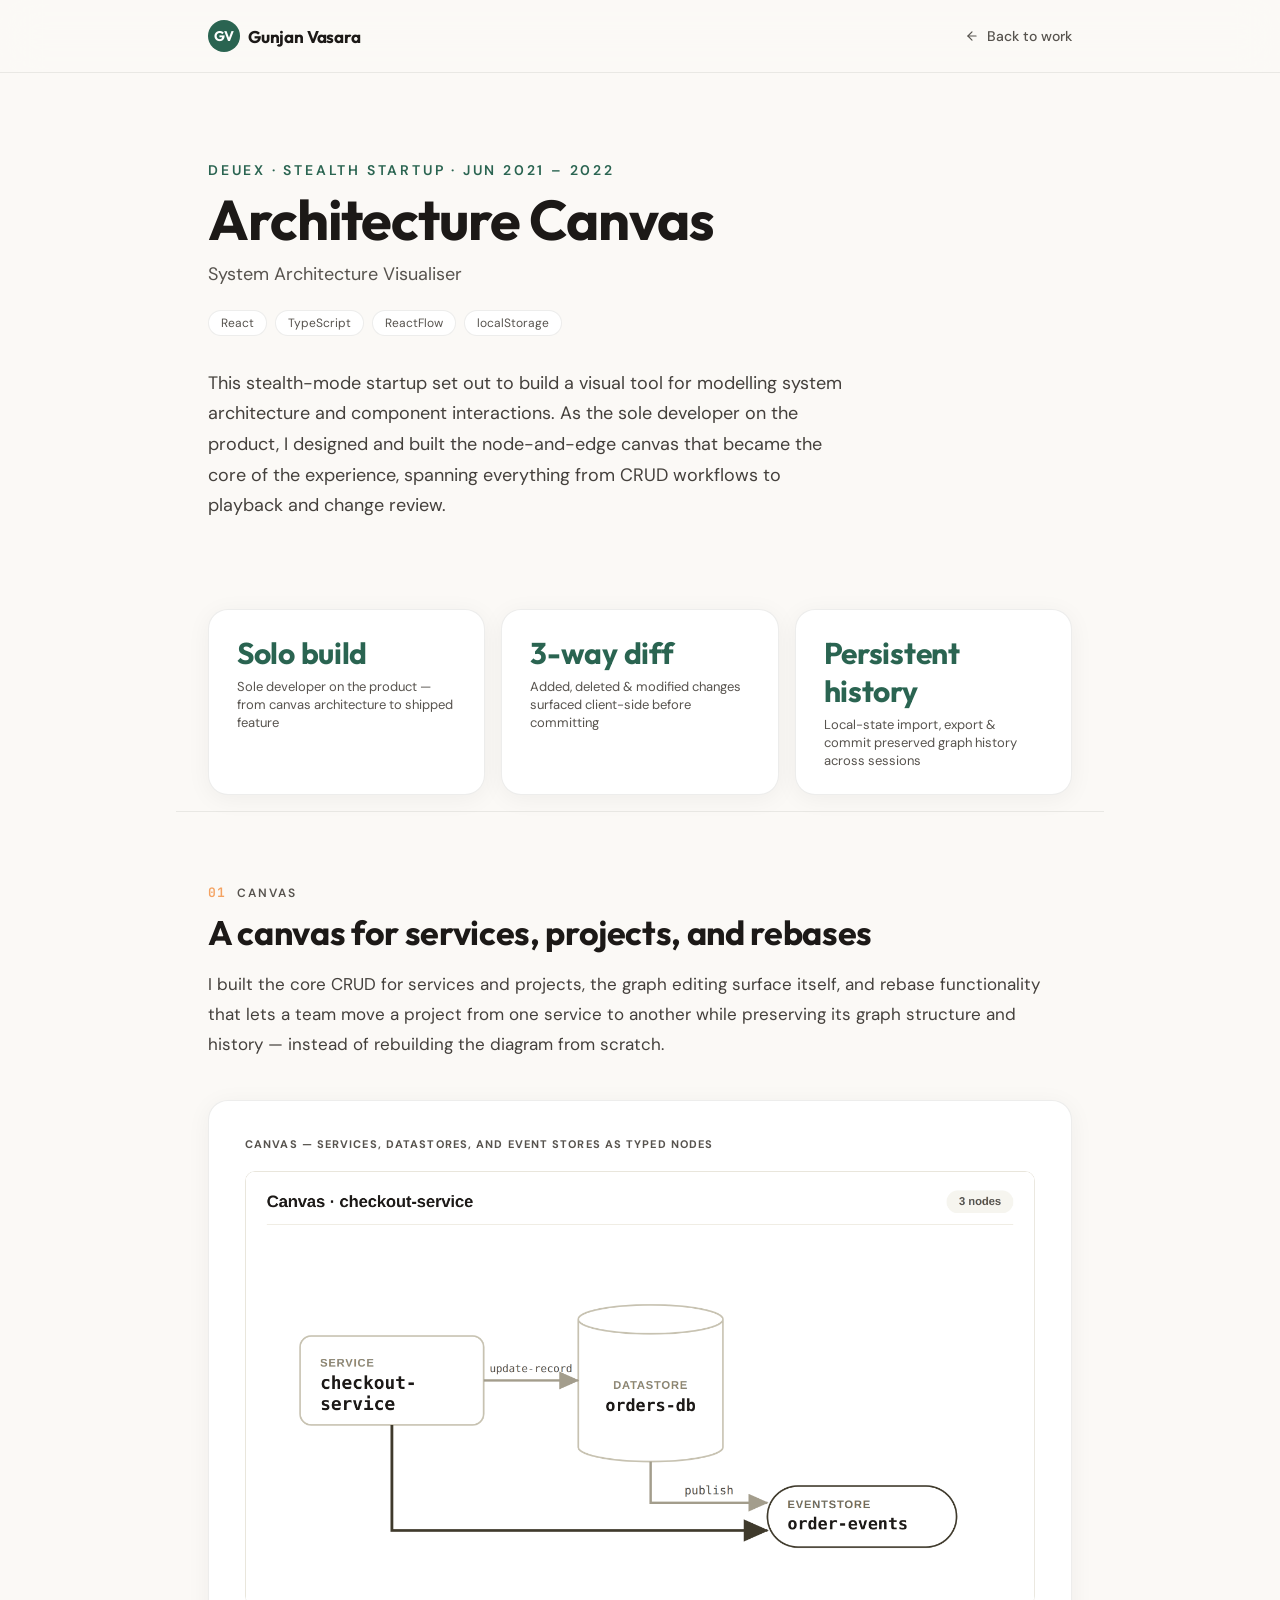
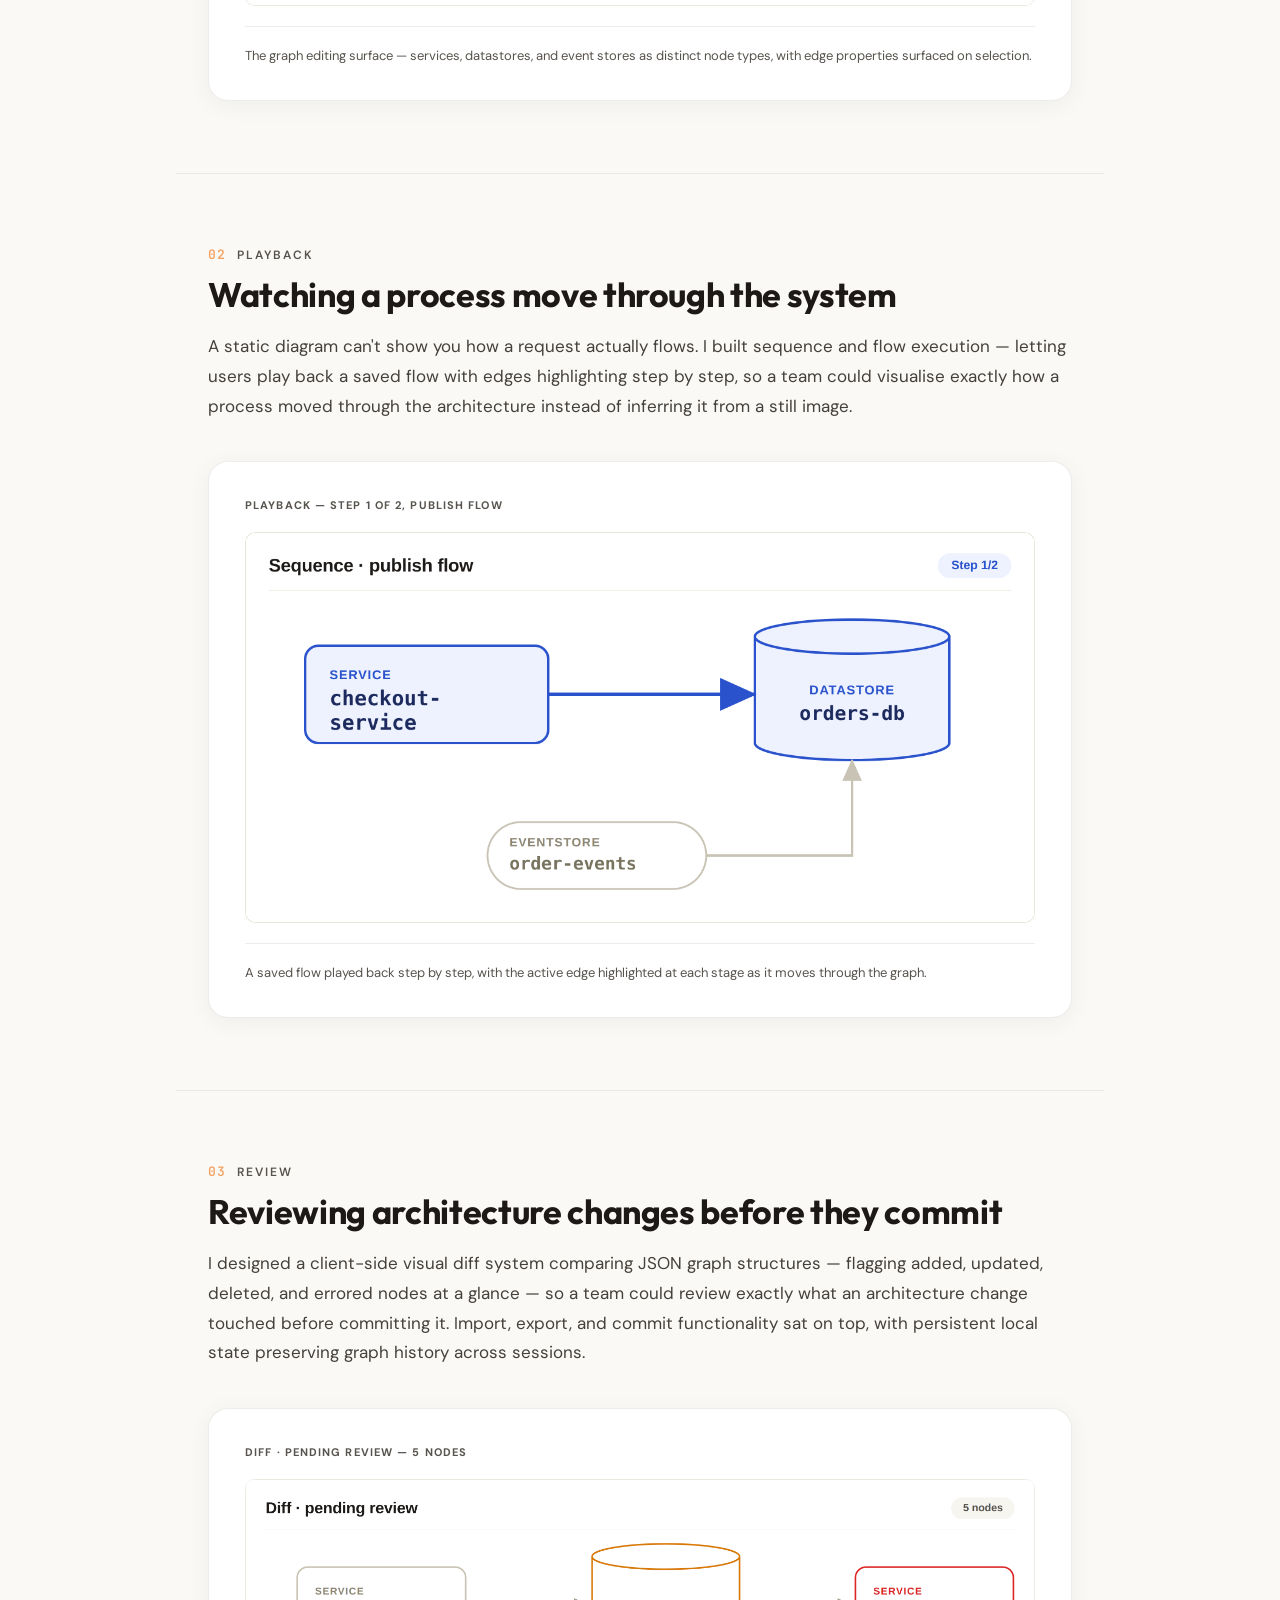
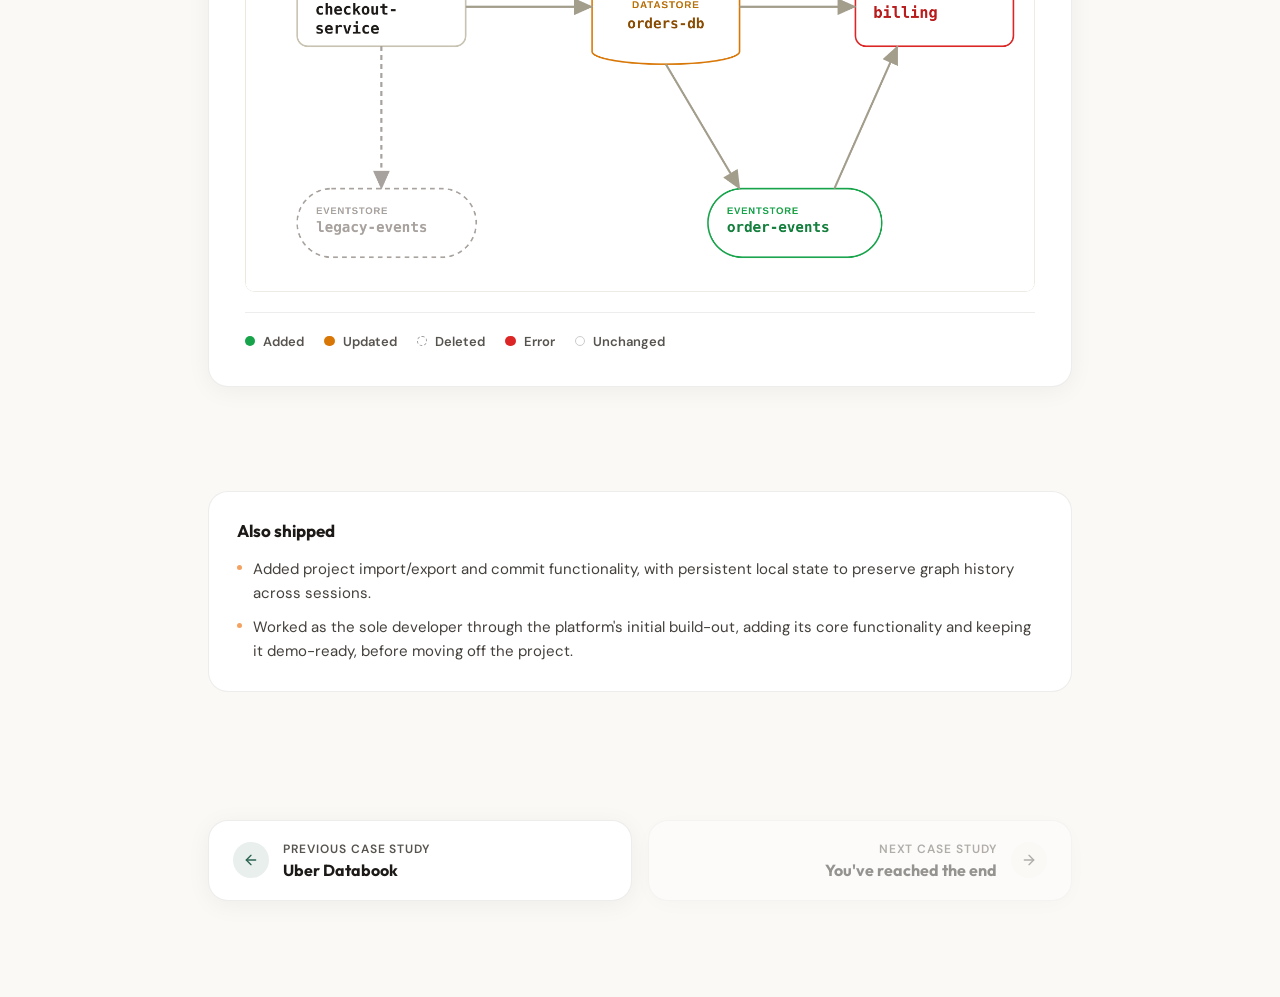
<file: work/stealth-startup.html>
<!doctype html>
<html lang="en">

<head>
    <meta charset="utf-8" />
    <meta name="viewport" content="width=device-width, initial-scale=1" />
    <link rel="preconnect" href="https://fonts.googleapis.com" />
    <link rel="preconnect" href="https://fonts.gstatic.com" crossorigin />
    <link rel="stylesheet"
        href="https://fonts.googleapis.com/css2?family=DM+Sans:opsz,wght@9..40,400;9..40,500;9..40,600;9..40,700&family=JetBrains+Mono:wght@400;600&family=Outfit:wght@400;500;600;700;800&display=swap" />
    <meta name="description" content="Case study: Architecture Canvas — System Architecture Visualiser built by Gunjan Vasara." />
    <title>Architecture Canvas — Case Study | Gunjan Vasara</title>

    <link rel="canonical" href="https://gunjanvasara.dev/work/stealth-startup.html" />
    <link rel="icon" href="data:image/svg+xml,%3Csvg xmlns='http://www.w3.org/2000/svg' viewBox='0 0 32 32'%3E%3Crect width='32' height='32' rx='7' fill='%232a6451'/%3E%3Ctext x='16' y='22' font-family='Outfit,Arial,sans-serif' font-size='17' font-weight='700' fill='%23fbf9f6' text-anchor='middle'%3EGV%3C/text%3E%3C/svg%3E" />

    <meta property="og:type" content="article" />
    <meta property="og:site_name" content="Gunjan Vasara — Portfolio" />
    <meta property="og:title" content="Architecture Canvas — Case Study | Gunjan Vasara" />
    <meta property="og:description" content="Case study: Architecture Canvas — System Architecture Visualiser built by Gunjan Vasara." />
    <meta property="og:url" content="https://gunjanvasara.dev/work/stealth-startup.html" />
    <meta property="og:image" content="https://gunjanvasara.dev/images/stealth-startup-hero-horizontal-og.jpg" />
    <meta property="og:image:width" content="1200" />
    <meta property="og:image:height" content="674" />

    <meta name="twitter:card" content="summary_large_image" />
    <meta name="twitter:title" content="Architecture Canvas — Case Study | Gunjan Vasara" />
    <meta name="twitter:description" content="Case study: Architecture Canvas — System Architecture Visualiser built by Gunjan Vasara." />
    <meta name="twitter:image" content="https://gunjanvasara.dev/images/stealth-startup-hero-horizontal-og.jpg" />

    <link rel="stylesheet" href="../assets/base.css" />
    <link rel="stylesheet" href="../assets/case-study.css" />
    <style>
        .shq-card {
            background: var(--surface);
            border: 1px solid var(--line);
            border-radius: 1.25rem;
            padding: 1.75rem;
            box-shadow: 0 4px 24px rgba(28, 25, 23, 0.05);
        }

        @media (min-width: 768px) {
            .shq-card { padding: 2.25rem; }
        }

        .shq-card-label {
            font-size: 0.6875rem;
            text-transform: uppercase;
            letter-spacing: 0.1em;
            color: var(--ink-soft);
            font-weight: 700;
            margin-bottom: 1.25rem;
        }

        .shq-svg-wrap { width: 100%; }

        .shq-caption {
            margin-top: 1.25rem;
            padding-top: 1.25rem;
            border-top: 1px solid var(--line);
            font-size: 0.8125rem;
            color: var(--ink-soft);
        }

        /* ---------- Chapter 02: filmstrip ---------- */

        /* ---------- Chapter 03: diff legend ---------- */

        .shq-legend {
            display: flex;
            gap: 1.25rem;
            flex-wrap: wrap;
            margin-top: 1.25rem;
            padding-top: 1.25rem;
            border-top: 1px solid var(--line);
        }

        .shq-legend-item {
            display: flex;
            align-items: center;
            gap: 0.5rem;
            font-size: 0.8125rem;
            font-weight: 600;
            color: var(--ink-soft);
        }

        .shq-legend-dot {
            width: 0.65rem;
            height: 0.65rem;
            border-radius: 999px;
        }

        .cs-extra-list li {
            position: relative;
            padding-left: 1rem;
            color: var(--ink-body);
            font-size: 0.9375rem;
            line-height: 1.6;
        }

        .cs-extra-list .bullet {
            position: absolute;
            left: 0;
            top: 0.55rem;
            width: 0.3125rem;
            height: 0.3125rem;
            border-radius: 999px;
            background: var(--sand);
        }

        a.cs-case-nav-btn:hover {
            border-color: var(--green);
            transform: translateY(-2px);
        }
    </style>
</head>

<body>
    <header class="nav">
        <div class="nav-inner">
            <a href="../index.html" class="nav-logo">
                <span class="nav-mono">GV</span>
                Gunjan Vasara
            </a>
            <a href="../index.html#work" class="back-link">
                <svg class="icon" viewBox="0 0 24 24" fill="none" stroke="currentColor" stroke-width="2"
                    stroke-linecap="round" stroke-linejoin="round">
                    <line x1="19" y1="12" x2="5" y2="12" />
                    <polyline points="12 19 5 12 12 5" />
                </svg>
                Back to work
            </a>
        </div>
    </header>

    <main>
        <!-- ============ HERO ============ -->
        <section class="cs-hero wrap">
            <p class="eyebrow">Deuex · Stealth Startup · Jun 2021 – 2022</p>
            <h1 class="cs-title">Architecture Canvas</h1>
            <p class="cs-subtitle">System Architecture Visualiser</p>
            <div class="cs-tags">
                <span class="tag-pill">React</span>
                <span class="tag-pill">TypeScript</span>
                <span class="tag-pill">ReactFlow</span>
                <span class="tag-pill">localStorage</span>
            </div>

            <p class="cs-intro">This stealth-mode startup set out to build a visual tool for modelling system architecture and
                component interactions. As the sole developer on the product, I designed and built the
                node-and-edge canvas that became the core of the experience, spanning everything from CRUD
                workflows to playback and change review.</p>
        </section>

        <!-- ============ STATS ============ -->
        <section class="cs-stats wrap">
            <div class="cs-stats-grid">
                <div class="stat-tile">
                    <div class="stat-value">Solo build</div>
                    <div class="stat-label">Sole developer on the product — from canvas architecture to shipped feature</div>
                </div>
                <div class="stat-tile">
                    <div class="stat-value">3-way diff</div>
                    <div class="stat-label">Added, deleted &amp; modified changes surfaced client-side before committing</div>
                </div>
                <div class="stat-tile">
                    <div class="stat-value">Persistent history</div>
                    <div class="stat-label">Local-state import, export &amp; commit preserved graph history across sessions</div>
                </div>
            </div>
        </section>

        <!-- ============ CHAPTER 01 — CANVAS ============ -->
        <section class="chapter wrap" id="canvas">
            <div class="chapter-head">
                <div class="chapter-kicker">
                    <span class="chapter-num">01</span>
                    <span class="chapter-cat">Canvas</span>
                </div>
                <h2 class="chapter-title">A canvas for services, projects, and rebases</h2>
                <p class="chapter-text">I built the core CRUD for services and projects, the graph editing surface
                    itself, and rebase functionality that lets a team move a project from one service to another
                    while preserving its graph structure and history — instead of rebuilding the diagram from
                    scratch.</p>
            </div>

            <div class="chapter-visual shq-card">
                <div class="shq-card-label">Canvas — services, datastores, and event stores as typed nodes</div>
                <div class="shq-svg-wrap">
                    <img src="../images/stealth-startup-canvas.png" alt="Node-and-edge canvas showing a checkout-service node, orders-db datastore, and order-events event store" style="width:100%; height:auto; display:block; border-radius:10px;" width="2840" height="1566" loading="lazy" decoding="async" />
                </div>
                <div class="shq-caption">The graph editing surface — services, datastores, and event stores as distinct node types, with edge properties surfaced on selection.</div>
            </div>
        </section>

        <!-- ============ CHAPTER 02 — PLAYBACK ============ -->
        <section class="chapter wrap" id="playback">
            <div class="chapter-head">
                <div class="chapter-kicker">
                    <span class="chapter-num">02</span>
                    <span class="chapter-cat">Playback</span>
                </div>
                <h2 class="chapter-title">Watching a process move through the system</h2>
                <p class="chapter-text">A static diagram can't show you how a request actually flows. I built
                    sequence and flow execution — letting users play back a saved flow with edges highlighting
                    step by step, so a team could visualise exactly how a process moved through the architecture
                    instead of inferring it from a still image.</p>
            </div>

            <div class="chapter-visual shq-card">
                <div class="shq-card-label">Playback — Step 1 of 2, publish flow</div>
                <div class="shq-svg-wrap">
                    <img src="../images/stealth-startup-sequence.png" alt="Sequence playback view showing a publish flow at step 1 of 2, with the active edge highlighted from checkout-service into orders-db" style="width:100%; height:auto; display:block; border-radius:10px;" width="2600" height="1286" loading="lazy" decoding="async" />
                </div>
                <div class="shq-caption">A saved flow played back step by step, with the active edge highlighted at each stage as it moves through the graph.</div>
            </div>
        </section>

        <!-- ============ CHAPTER 03 — DIFF ============ -->
        <section class="chapter wrap" id="diff">
            <div class="chapter-head">
                <div class="chapter-kicker">
                    <span class="chapter-num">03</span>
                    <span class="chapter-cat">Review</span>
                </div>
                <h2 class="chapter-title">Reviewing architecture changes before they commit</h2>
                <p class="chapter-text">I designed a client-side visual diff system comparing JSON graph
                    structures — flagging added, updated, deleted, and errored nodes at a glance — so a team could
                    review exactly what an architecture change touched before committing it. Import, export, and
                    commit functionality sat on top, with persistent local state preserving graph history across
                    sessions.</p>
            </div>

            <div class="chapter-visual shq-card">
                <div class="shq-card-label">Diff · pending review — 5 nodes</div>
                <div class="shq-svg-wrap">
                    <img src="../images/stealth-startup-diff.png" alt="Diff view of a pending graph change: checkout-service unchanged, orders-db updated, billing flagged with an error, legacy-events deleted, and order-events added" style="width:100%; height:auto; display:block; border-radius:10px;" width="3000" height="1566" loading="lazy" decoding="async" />
                </div>
                <div class="shq-legend">
                    <span class="shq-legend-item"><span class="shq-legend-dot" style="background:#16a34a;"></span>Added</span>
                    <span class="shq-legend-item"><span class="shq-legend-dot" style="background:#d97706;"></span>Updated</span>
                    <span class="shq-legend-item"><span class="shq-legend-dot" style="background:#fff; border:1.5px dashed #999;"></span>Deleted</span>
                    <span class="shq-legend-item"><span class="shq-legend-dot" style="background:#dc2626;"></span>Error</span>
                    <span class="shq-legend-item"><span class="shq-legend-dot" style="background:#fff; border:1.5px solid #ccc;"></span>Unchanged</span>
                </div>
            </div>
        </section>

        <!-- ============ ADDITIONAL HIGHLIGHTS ============ -->
        <section class="chapter wrap" style="padding-top: 0; border-top: none;">
            <div class="cs-extra">
                <div class="cs-extra-title">Also shipped</div>
                <ul class="cs-extra-list">
                    <li><span class="bullet"></span>Added project import/export and commit functionality, with
                        persistent local state to preserve graph history across sessions.</li>
                    <li><span class="bullet"></span>Worked as the sole developer through the platform's initial
                        build-out, adding its core functionality and keeping it demo-ready, before moving off the
                        project.</li>
                </ul>
            </div>
        </section>

        <nav class="cs-case-nav wrap" aria-label="Case study navigation">
            <a href="databook.html" class="cs-case-nav-btn cs-case-nav-prev">
                <span class="cs-case-nav-icon"><svg class="icon" viewBox="0 0 24 24" fill="none" stroke="currentColor" stroke-width="2" stroke-linecap="round" stroke-linejoin="round"><line x1="19" y1="12" x2="5" y2="12"/><polyline points="12 19 5 12 12 5"/></svg></span>
                <span class="cs-case-nav-text">
                    <span class="cs-case-nav-label">Previous case study</span>
                    <span class="cs-case-nav-title">Uber Databook</span>
                </span>
            </a>
            <span class="cs-case-nav-btn cs-case-nav-next disabled" aria-disabled="true">
                <span class="cs-case-nav-text">
                    <span class="cs-case-nav-label">Next case study</span>
                    <span class="cs-case-nav-title">You've reached the end</span>
                </span>
                <span class="cs-case-nav-icon"><svg class="icon" viewBox="0 0 24 24" fill="none" stroke="currentColor" stroke-width="2" stroke-linecap="round" stroke-linejoin="round"><line x1="5" y1="12" x2="19" y2="12"/><polyline points="12 5 19 12 12 19"/></svg></span>
            </span>
        </nav>

    </main>
</body>

</html>
</file>
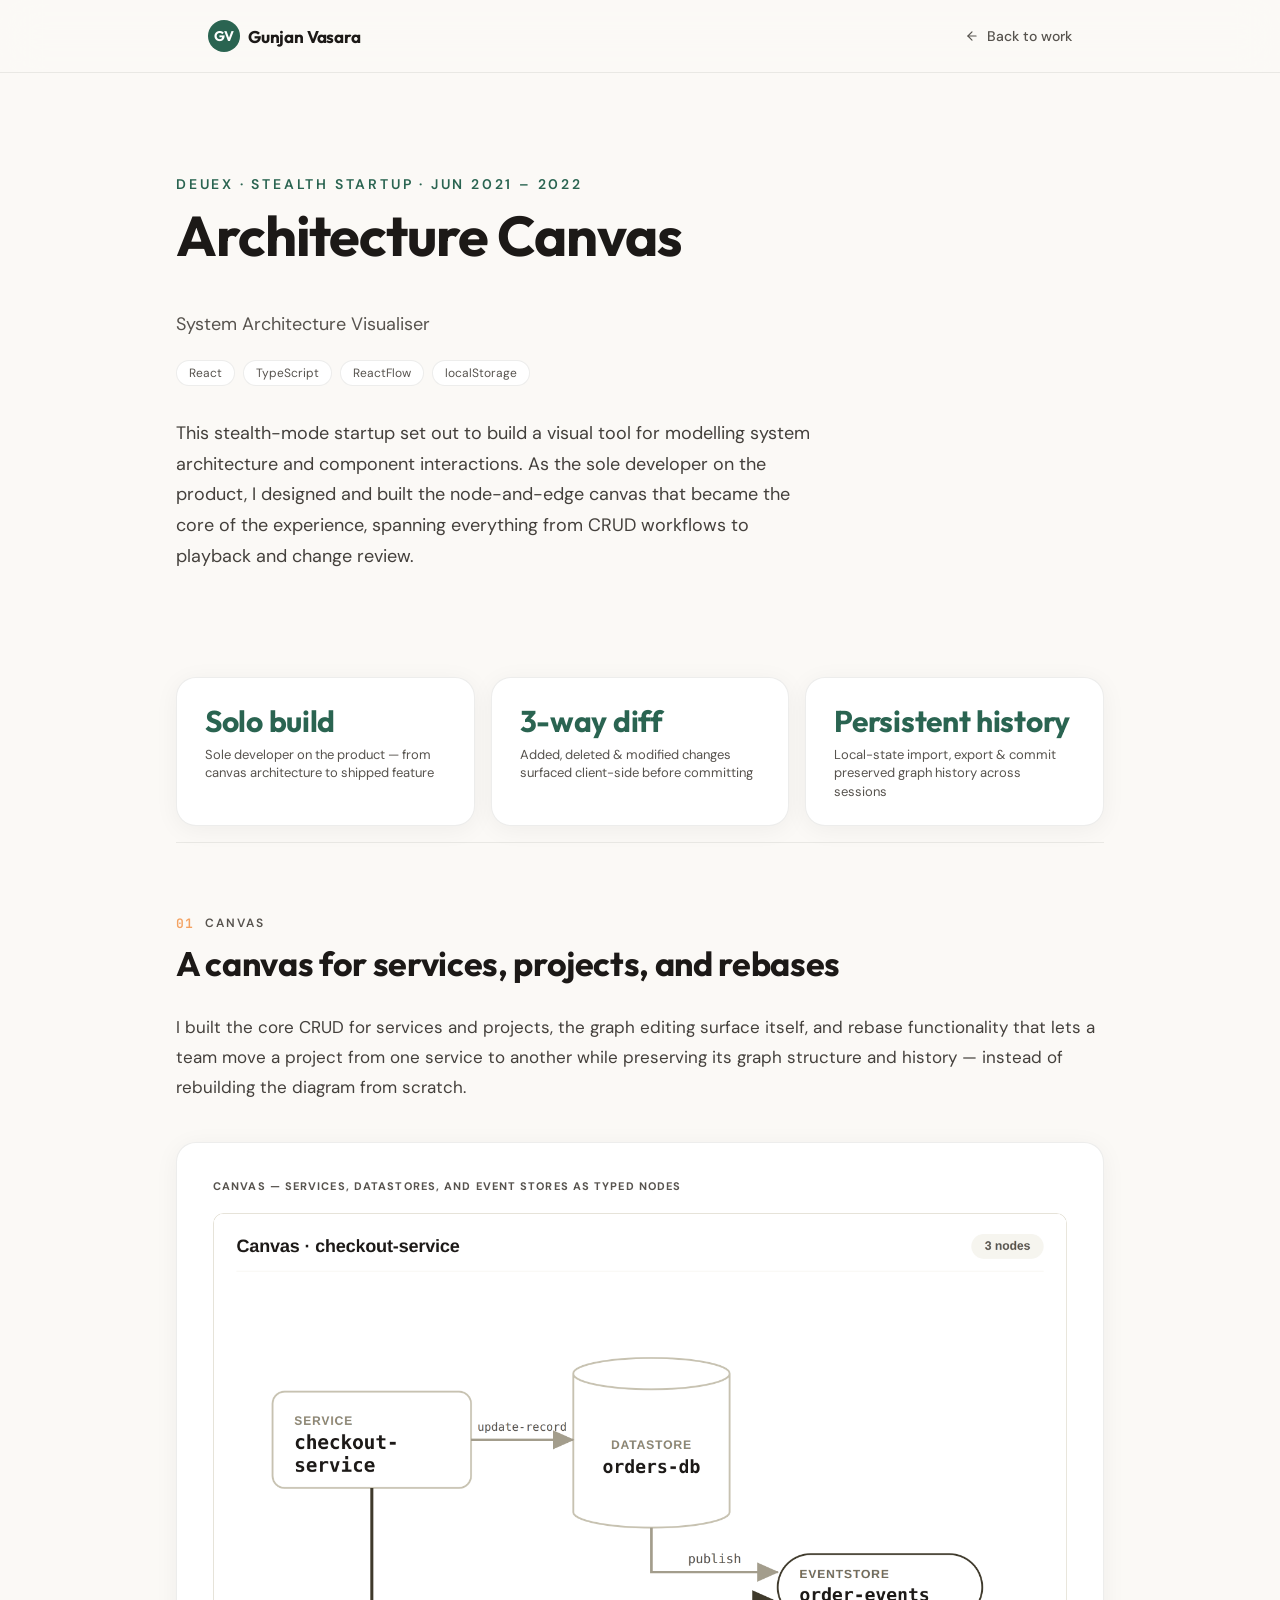
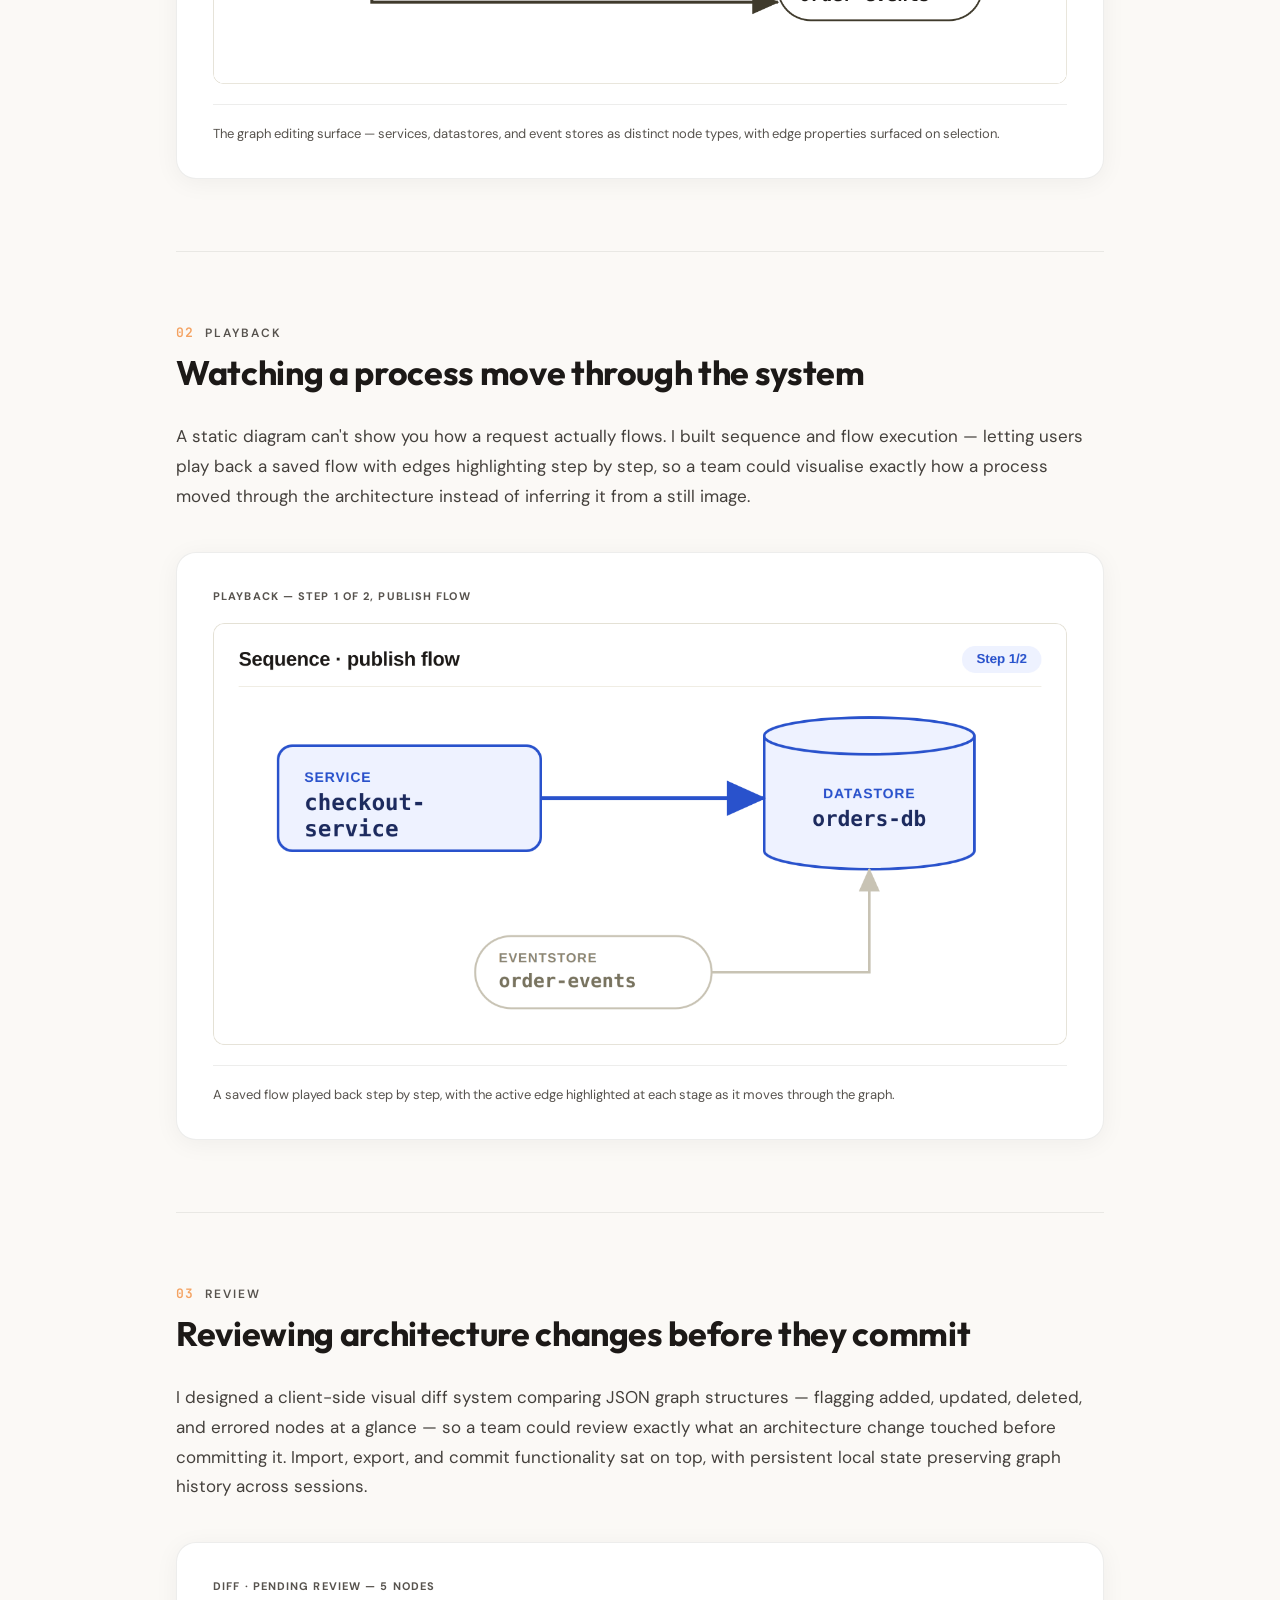
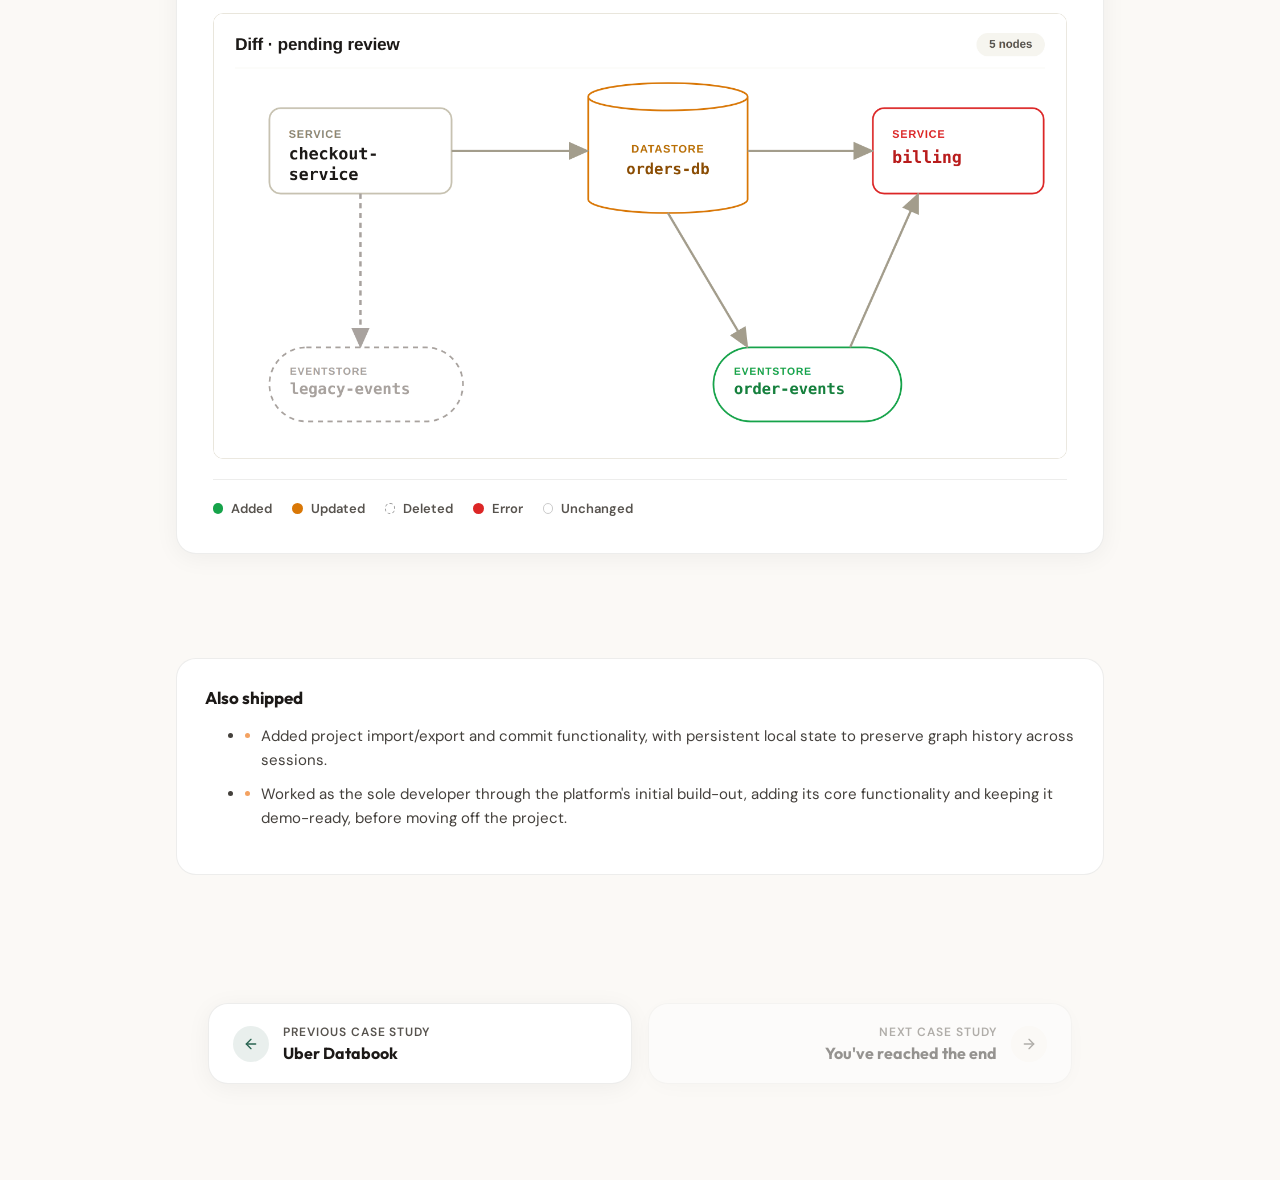
<file: work/systematichq.html>
<!doctype html>
<html lang="en">

<head>
    <meta charset="utf-8" />
    <meta name="viewport" content="width=device-width, initial-scale=1" />
    <meta name="description" content="Case study: Architecture Canvas — System Architecture Visualiser built by Gunjan Vasara." />
    <title>Architecture Canvas — Case Study | Gunjan Vasara</title>
    <style>
        @import url('https://fonts.googleapis.com/css2?family=DM+Sans:opsz,wght@9..40,400;9..40,500;9..40,600;9..40,700&family=Outfit:wght@400;500;600;700;800&family=JetBrains+Mono:wght@400;600&display=swap');

        :root {
            --bg: #fbf9f6;
            --surface: #ffffff;
            --ink: #1c1917;
            --ink-soft: #57534e;
            --ink-body: #44403c;
            --green: #2a6451;
            --green-deep: #204c3d;
            --sand: #f4a261;
            --line: rgba(28, 25, 23, 0.08);
            --mono: 'JetBrains Mono', 'SFMono-Regular', Consolas, monospace;
        }

        * { box-sizing: border-box; }

        html { background: var(--bg); scroll-behavior: smooth; }

        body {
            margin: 0;
            background: var(--bg);
            color: var(--ink);
            font-family: 'DM Sans', sans-serif;
            -webkit-font-smoothing: antialiased;
        }

        a { text-decoration: none; color: inherit; }

        img { max-width: 100%; display: block; }

        .icon { width: 1em; height: 1em; display: inline-block; vertical-align: -0.125em; flex-shrink: 0; }

        .wrap {
            max-width: 58rem;
            margin: 0 auto;
            padding: 0 1.25rem;
        }

        @media (min-width: 768px) {
            .wrap { padding: 0 2rem; }
        }

        /* ---------- Nav ---------- */
        .nav {
            position: sticky;
            top: 0;
            z-index: 10;
            background: rgba(251, 249, 246, 0.85);
            backdrop-filter: blur(20px);
            border-bottom: 1px solid var(--line);
        }

        .nav-inner {
            max-width: 58rem;
            margin: 0 auto;
            padding: 0 1.25rem;
            height: 4.5rem;
            display: flex;
            align-items: center;
            justify-content: space-between;
        }

        @media (min-width: 768px) {
            .nav-inner { padding: 0 2rem; }
        }

        .nav-logo {
            font-family: 'Outfit', sans-serif;
            font-weight: 700;
            font-size: 1.0625rem;
            letter-spacing: -0.01em;
            display: flex;
            align-items: center;
            gap: 0.5rem;
        }

        .nav-mono {
            width: 2rem;
            height: 2rem;
            border-radius: 999px;
            background: var(--green);
            color: #fff;
            display: grid;
            place-items: center;
            font-size: 0.875rem;
        }

        .back-link {
            display: inline-flex;
            align-items: center;
            gap: 0.5rem;
            font-size: 0.875rem;
            font-weight: 500;
            color: var(--ink-soft);
            transition: color 0.2s ease;
        }

        .back-link:hover { color: var(--green); }

        /* ---------- Hero ---------- */
        .cs-hero { padding: 4rem 0 3rem; }

        @media (min-width: 768px) {
            .cs-hero { padding: 5.5rem 0 3.5rem; }
        }

        .eyebrow {
            font-size: 0.875rem;
            text-transform: uppercase;
            letter-spacing: 0.2em;
            color: var(--green);
            font-weight: 600;
        }

        .cs-title {
            font-family: 'Outfit', sans-serif;
            font-weight: 700;
            font-size: 2.5rem;
            letter-spacing: -0.02em;
            line-height: 1.05;
            margin-top: 0.75rem;
        }

        @media (min-width: 768px) {
            .cs-title { font-size: 3.5rem; }
        }

        .cs-subtitle {
            font-size: 1.125rem;
            color: var(--ink-soft);
            margin-top: 0.75rem;
        }

        .cs-tags {
            display: flex;
            flex-wrap: wrap;
            gap: 0.5rem;
            margin-top: 1.5rem;
        }

        .tag-pill {
            font-size: 0.75rem;
            border-radius: 999px;
            background: var(--surface);
            border: 1px solid var(--line);
            padding: 0.25rem 0.75rem;
            color: var(--ink-soft);
        }

        .cs-intro {
            max-width: 40rem;
            margin-top: 2rem;
            font-size: 1.125rem;
            color: var(--ink-body);
            line-height: 1.7;
        }

        /* ---------- Stats strip ---------- */
        .cs-stats { padding: 2rem 0 1rem; }

        .cs-stats-grid {
            display: grid;
            grid-template-columns: repeat(auto-fit, minmax(180px, 1fr));
            gap: 1rem;
        }

        .stat-tile {
            background: var(--surface);
            border: 1px solid var(--line);
            border-radius: 1.25rem;
            padding: 1.5rem 1.75rem;
            box-shadow: 0 4px 24px rgba(28, 25, 23, 0.05);
        }

        .stat-value {
            font-family: 'Outfit', sans-serif;
            font-weight: 700;
            font-size: 1.875rem;
            letter-spacing: -0.01em;
            color: var(--green);
        }

        .stat-label {
            font-size: 0.8125rem;
            color: var(--ink-soft);
            margin-top: 0.375rem;
            line-height: 1.4;
        }

        /* ---------- Chapters ---------- */
        .chapter {
            padding: 4.5rem 0;
            border-top: 1px solid var(--line);
            scroll-margin-top: 4.5rem;
        }

        .chapter-head { max-width: none; }

        .chapter-kicker {
            display: flex;
            align-items: center;
            gap: 0.75rem;
        }

        .chapter-num {
            font-family: var(--mono);
            font-size: 0.8125rem;
            font-weight: 600;
            color: var(--sand);
            letter-spacing: 0.05em;
        }

        .chapter-cat {
            font-size: 0.75rem;
            text-transform: uppercase;
            letter-spacing: 0.16em;
            color: var(--ink-soft);
            font-weight: 600;
        }

        .chapter-title {
            font-family: 'Outfit', sans-serif;
            font-weight: 700;
            font-size: 1.75rem;
            letter-spacing: -0.01em;
            margin-top: 0.625rem;
        }

        @media (min-width: 768px) {
            .chapter-title { font-size: 2.125rem; }
        }

        .chapter-text {
            margin-top: 1rem;
            color: var(--ink-body);
            line-height: 1.75;
            font-size: 1.0625rem;
        }

        .chapter-visual { margin-top: 2.5rem; }

        /* ---------- Shared graph-visual card ---------- */
        .shq-card {
            background: var(--surface);
            border: 1px solid var(--line);
            border-radius: 1.25rem;
            padding: 1.75rem;
            box-shadow: 0 4px 24px rgba(28, 25, 23, 0.05);
        }

        @media (min-width: 768px) {
            .shq-card { padding: 2.25rem; }
        }

        .shq-card-label {
            font-size: 0.6875rem;
            text-transform: uppercase;
            letter-spacing: 0.1em;
            color: var(--ink-soft);
            font-weight: 700;
            margin-bottom: 1.25rem;
        }

        .shq-svg-wrap { width: 100%; }
        .shq-svg-wrap svg { width: 100%; height: auto; display: block; }

        .shq-node-label {
            font-family: 'DM Sans', sans-serif;
            font-size: 11px;
            font-weight: 600;
            fill: var(--ink);
        }

        .shq-edge { stroke: var(--line); stroke-width: 2; }

        .shq-caption {
            margin-top: 1.25rem;
            padding-top: 1.25rem;
            border-top: 1px solid var(--line);
            font-size: 0.8125rem;
            color: var(--ink-soft);
        }

        /* ---------- Chapter 02: filmstrip ---------- */
        .shq-filmstrip {
            display: grid;
            grid-template-columns: 1fr;
            gap: 1rem;
        }

        @media (min-width: 700px) {
            .shq-filmstrip { grid-template-columns: repeat(3, 1fr); }
        }

        .shq-frame {
            background: var(--surface);
            border: 1px solid var(--line);
            border-radius: 1.25rem;
            padding: 1.25rem;
            box-shadow: 0 4px 24px rgba(28, 25, 23, 0.05);
        }

        .shq-frame-head {
            display: flex;
            align-items: center;
            gap: 0.5rem;
            margin-bottom: 1rem;
        }

        .shq-step-badge {
            width: 1.375rem;
            height: 1.375rem;
            border-radius: 999px;
            background: var(--green);
            color: #fff;
            font-size: 0.6875rem;
            font-weight: 700;
            display: grid;
            place-items: center;
        }

        .shq-frame-title { font-size: 0.8125rem; font-weight: 600; }

        /* ---------- Chapter 03: diff legend ---------- */
        .shq-legend {
            display: flex;
            gap: 1.25rem;
            flex-wrap: wrap;
            margin-top: 1.25rem;
            padding-top: 1.25rem;
            border-top: 1px solid var(--line);
        }

        .shq-legend-item {
            display: flex;
            align-items: center;
            gap: 0.5rem;
            font-size: 0.8125rem;
            font-weight: 600;
            color: var(--ink-soft);
        }

        .shq-legend-dot {
            width: 0.65rem;
            height: 0.65rem;
            border-radius: 999px;
        }

        /* ---------- Extra highlights ---------- */
        .cs-extra {
            margin-top: 2rem;
            background: var(--surface);
            border: 1px solid var(--line);
            border-radius: 1.25rem;
            padding: 1.75rem;
        }

        .cs-extra-title {
            font-family: 'Outfit', sans-serif;
            font-weight: 700;
            font-size: 1.0625rem;
            margin-bottom: 1rem;
        }

        .cs-extra-list {
            display: flex;
            flex-direction: column;
            gap: 0.625rem;
        }

        .cs-extra-list li {
            position: relative;
            padding-left: 1rem;
            color: var(--ink-body);
            font-size: 0.9375rem;
            line-height: 1.6;
        }

        .cs-extra-list .bullet {
            position: absolute;
            left: 0;
            top: 0.55rem;
            width: 0.3125rem;
            height: 0.3125rem;
            border-radius: 999px;
            background: var(--sand);
        }

        /* ---------- Case study navigation ---------- */
        .cs-case-nav {
            display: grid;
            grid-template-columns: 1fr;
            gap: 1rem;
            margin-top: 3.5rem;
            margin-bottom: 6rem;
        }

        @media (min-width: 640px) {
            .cs-case-nav {
                grid-template-columns: 1fr 1fr;
            }
        }

        .cs-case-nav-btn {
            display: flex;
            align-items: center;
            gap: 0.875rem;
            padding: 1.25rem 1.5rem;
            background: var(--surface);
            border: 1px solid var(--line);
            border-radius: 1.25rem;
            box-shadow: 0 4px 24px rgba(28, 25, 23, 0.05);
            transition: border-color 0.2s ease, transform 0.2s ease;
        }

        a.cs-case-nav-btn:hover {
            border-color: var(--green);
            transform: translateY(-2px);
        }

        .cs-case-nav-next {
            justify-content: flex-end;
            text-align: right;
        }

        .cs-case-nav-icon {
            width: 2.25rem;
            height: 2.25rem;
            border-radius: 999px;
            background: rgba(42, 100, 81, 0.1);
            color: var(--green);
            display: grid;
            place-items: center;
            flex-shrink: 0;
        }

        .cs-case-nav-label {
            display: block;
            font-size: 0.75rem;
            text-transform: uppercase;
            letter-spacing: 0.08em;
            color: var(--ink-soft);
            font-weight: 600;
        }

        .cs-case-nav-title {
            display: block;
            font-family: 'Outfit', sans-serif;
            font-weight: 700;
            font-size: 1rem;
            margin-top: 0.1875rem;
            color: var(--ink);
        }

        .cs-case-nav-btn.disabled {
            opacity: 0.45;
            cursor: default;
        }

        .cs-case-nav-btn.disabled .cs-case-nav-icon {
            background: var(--bg);
            color: var(--ink-soft);
        }

    </style>
</head>

<body>
    <header class="nav">
        <div class="nav-inner">
            <a href="../index.html" class="nav-logo">
                <span class="nav-mono">GV</span>
                Gunjan Vasara
            </a>
            <a href="../index.html#work" class="back-link">
                <svg class="icon" viewBox="0 0 24 24" fill="none" stroke="currentColor" stroke-width="2"
                    stroke-linecap="round" stroke-linejoin="round">
                    <line x1="19" y1="12" x2="5" y2="12" />
                    <polyline points="12 19 5 12 12 5" />
                </svg>
                Back to work
            </a>
        </div>
    </header>

    <main>
        <!-- ============ HERO ============ -->
        <section class="cs-hero wrap">
            <p class="eyebrow">Deuex · Stealth Startup · Jun 2021 – 2022</p>
            <h1 class="cs-title">Architecture Canvas</h1>
            <p class="cs-subtitle">System Architecture Visualiser</p>
            <div class="cs-tags">
                <span class="tag-pill">React</span>
                <span class="tag-pill">TypeScript</span>
                <span class="tag-pill">ReactFlow</span>
                <span class="tag-pill">localStorage</span>
            </div>

            <p class="cs-intro">This stealth-mode startup set out to build a visual tool for modelling system architecture and
                component interactions. As the sole developer on the product, I designed and built the
                node-and-edge canvas that became the core of the experience, spanning everything from CRUD
                workflows to playback and change review.</p>
        </section>

        <!-- ============ STATS ============ -->
        <section class="cs-stats wrap">
            <div class="cs-stats-grid">
                <div class="stat-tile">
                    <div class="stat-value">Solo build</div>
                    <div class="stat-label">Sole developer on the product — from canvas architecture to shipped feature</div>
                </div>
                <div class="stat-tile">
                    <div class="stat-value">3-way diff</div>
                    <div class="stat-label">Added, deleted &amp; modified changes surfaced client-side before committing</div>
                </div>
                <div class="stat-tile">
                    <div class="stat-value">Persistent history</div>
                    <div class="stat-label">Local-state import, export &amp; commit preserved graph history across sessions</div>
                </div>
            </div>
        </section>

        <!-- ============ CHAPTER 01 — CANVAS ============ -->
        <section class="chapter wrap" id="canvas">
            <div class="chapter-head">
                <div class="chapter-kicker">
                    <span class="chapter-num">01</span>
                    <span class="chapter-cat">Canvas</span>
                </div>
                <h2 class="chapter-title">A canvas for services, projects, and rebases</h2>
                <p class="chapter-text">I built the core CRUD for services and projects, the graph editing surface
                    itself, and rebase functionality that lets a team move a project from one service to another
                    while preserving its graph structure and history — instead of rebuilding the diagram from
                    scratch.</p>
            </div>

            <div class="chapter-visual shq-card">
                <div class="shq-card-label">Canvas — services, datastores, and event stores as typed nodes</div>
                <div class="shq-svg-wrap">
                    <img src="../images/systematichq-canvas.png" alt="Node-and-edge canvas showing a checkout-service node, orders-db datastore, and order-events event store" style="width:100%; height:auto; display:block; border-radius:10px;" />
                </div>
                <div class="shq-caption">The graph editing surface — services, datastores, and event stores as distinct node types, with edge properties surfaced on selection.</div>
            </div>
        </section>

        <!-- ============ CHAPTER 02 — PLAYBACK ============ -->
        <section class="chapter wrap" id="playback">
            <div class="chapter-head">
                <div class="chapter-kicker">
                    <span class="chapter-num">02</span>
                    <span class="chapter-cat">Playback</span>
                </div>
                <h2 class="chapter-title">Watching a process move through the system</h2>
                <p class="chapter-text">A static diagram can't show you how a request actually flows. I built
                    sequence and flow execution — letting users play back a saved flow with edges highlighting
                    step by step, so a team could visualise exactly how a process moved through the architecture
                    instead of inferring it from a still image.</p>
            </div>

            <div class="chapter-visual shq-card">
                <div class="shq-card-label">Playback — Step 1 of 2, publish flow</div>
                <div class="shq-svg-wrap">
                    <img src="../images/systematichq-sequence.png" alt="Sequence playback view showing a publish flow at step 1 of 2, with the active edge highlighted from checkout-service into orders-db" style="width:100%; height:auto; display:block; border-radius:10px;" />
                </div>
                <div class="shq-caption">A saved flow played back step by step, with the active edge highlighted at each stage as it moves through the graph.</div>
            </div>
        </section>

        <!-- ============ CHAPTER 03 — DIFF ============ -->
        <section class="chapter wrap" id="diff">
            <div class="chapter-head">
                <div class="chapter-kicker">
                    <span class="chapter-num">03</span>
                    <span class="chapter-cat">Review</span>
                </div>
                <h2 class="chapter-title">Reviewing architecture changes before they commit</h2>
                <p class="chapter-text">I designed a client-side visual diff system comparing JSON graph
                    structures — flagging added, updated, deleted, and errored nodes at a glance — so a team could
                    review exactly what an architecture change touched before committing it. Import, export, and
                    commit functionality sat on top, with persistent local state preserving graph history across
                    sessions.</p>
            </div>

            <div class="chapter-visual shq-card">
                <div class="shq-card-label">Diff · pending review — 5 nodes</div>
                <div class="shq-svg-wrap">
                    <img src="../images/systematichq-diff.png" alt="Diff view of a pending graph change: checkout-service unchanged, orders-db updated, billing flagged with an error, legacy-events deleted, and order-events added" style="width:100%; height:auto; display:block; border-radius:10px;" />
                </div>
                <div class="shq-legend">
                    <span class="shq-legend-item"><span class="shq-legend-dot" style="background:#16a34a;"></span>Added</span>
                    <span class="shq-legend-item"><span class="shq-legend-dot" style="background:#d97706;"></span>Updated</span>
                    <span class="shq-legend-item"><span class="shq-legend-dot" style="background:#fff; border:1.5px dashed #999;"></span>Deleted</span>
                    <span class="shq-legend-item"><span class="shq-legend-dot" style="background:#dc2626;"></span>Error</span>
                    <span class="shq-legend-item"><span class="shq-legend-dot" style="background:#fff; border:1.5px solid #ccc;"></span>Unchanged</span>
                </div>
            </div>
        </section>

        <!-- ============ ADDITIONAL HIGHLIGHTS ============ -->
        <section class="chapter wrap" style="padding-top: 0; border-top: none;">
            <div class="cs-extra">
                <div class="cs-extra-title">Also shipped</div>
                <ul class="cs-extra-list">
                    <li><span class="bullet"></span>Added project import/export and commit functionality, with
                        persistent local state to preserve graph history across sessions.</li>
                    <li><span class="bullet"></span>Worked as the sole developer through the platform's initial
                        build-out, adding its core functionality and keeping it demo-ready, before moving off the
                        project.</li>
                </ul>
            </div>
        </section>

        <nav class="cs-case-nav wrap" aria-label="Case study navigation">
            <a href="databook.html" class="cs-case-nav-btn cs-case-nav-prev">
                <span class="cs-case-nav-icon"><svg class="icon" viewBox="0 0 24 24" fill="none" stroke="currentColor" stroke-width="2" stroke-linecap="round" stroke-linejoin="round"><line x1="19" y1="12" x2="5" y2="12"/><polyline points="12 19 5 12 12 5"/></svg></span>
                <span class="cs-case-nav-text">
                    <span class="cs-case-nav-label">Previous case study</span>
                    <span class="cs-case-nav-title">Uber Databook</span>
                </span>
            </a>
            <span class="cs-case-nav-btn cs-case-nav-next disabled" aria-disabled="true">
                <span class="cs-case-nav-text">
                    <span class="cs-case-nav-label">Next case study</span>
                    <span class="cs-case-nav-title">You've reached the end</span>
                </span>
                <span class="cs-case-nav-icon"><svg class="icon" viewBox="0 0 24 24" fill="none" stroke="currentColor" stroke-width="2" stroke-linecap="round" stroke-linejoin="round"><line x1="5" y1="12" x2="19" y2="12"/><polyline points="12 5 19 12 12 19"/></svg></span>
            </span>
        </nav>

    </main>
</body>

</html>
</file>
<file: assets/base.css>
/* ============================================================
   base.css — shared foundation for every page
   design tokens · reset · layout primitives · shared atoms
   Fonts are loaded via <link> in each page's <head>, not @import,
   so they can be preconnected and don't block CSS parsing.
   ============================================================ */

/* ---------- Design tokens ---------- */
:root {
    --bg: #fbf9f6;
    --surface: #ffffff;
    --ink: #1c1917;
    --ink-soft: #57534e;
    --ink-body: #44403c;
    --green: #2a6451;
    --green-deep: #204c3d;
    --sand: #f4a261;
    --line: rgba(28, 25, 23, 0.08);
    --dot: #d6d1c9;
    --footer-ink: #c9dbd3;
    --footer-ink-soft: #9db8ac;
    --mono: 'JetBrains Mono', 'SFMono-Regular', Consolas, monospace;
    --wrap: 72rem;
}

/* ---------- Reset ---------- */
* {
    box-sizing: border-box;
}

html {
    background: var(--bg);
    scroll-behavior: smooth;
}

html,
body {
    overflow-x: clip;
}

body {
    margin: 0;
    background: var(--bg);
    color: var(--ink);
    font-family: 'DM Sans', sans-serif;
    -webkit-font-smoothing: antialiased;
    -moz-osx-font-smoothing: grayscale;
}

img {
    max-width: 100%;
    display: block;
}

a {
    text-decoration: none;
    color: inherit;
}

button {
    font: inherit;
    color: inherit;
    cursor: pointer;
    -webkit-tap-highlight-color: transparent;
}

ul,
ol {
    margin: 0;
    padding: 0;
    list-style: none;
}

h1,
h2,
h3,
p {
    margin: 0;
}

::selection {
    background: #2a6451;
    color: #fff;
}

@media (prefers-reduced-motion: reduce) {
    * {
        animation: none !important;
        transition: none !important;
        scroll-behavior: auto !important;
    }
}

/* ---------- Layout ---------- */
.wrap {
    max-width: var(--wrap);
    margin-inline: auto;
    padding-inline: 1.25rem;
}

@media (min-width: 768px) {
    .wrap {
        padding-inline: 2rem;
    }
}

/* ---------- Shared atoms ---------- */
.icon {
    width: 1em;
    height: 1em;
    display: inline-block;
    vertical-align: -0.125em;
    flex-shrink: 0;
}

.eyebrow {
    font-family: 'DM Sans', sans-serif;
    font-size: 0.875rem;
    text-transform: uppercase;
    letter-spacing: 0.2em;
    color: var(--green);
    font-weight: 600;
}
</file>
<file: assets/home.css>
/* ============================================================
   home.css — index.html (hero · work · marquee · experience
   · contact · footer). loaded after base.css
   ============================================================ */

/* ---------- Ambient glows ---------- */
.glow-green {
    position: relative;
}

.glow-green::before {
    content: '';
    position: absolute;
    width: 60vw;
    height: 60vw;
    max-width: 900px;
    max-height: 900px;
    top: -20%;
    right: -15%;
    background: radial-gradient(circle, rgba(42, 100, 81, 0.1) 0%, rgba(42, 100, 81, 0) 68%);
    pointer-events: none;
    z-index: 0;
}

.glow-sand {
    position: relative;
}

.glow-sand::after {
    content: '';
    position: absolute;
    width: 45vw;
    height: 45vw;
    max-width: 700px;
    max-height: 700px;
    bottom: -10%;
    left: -12%;
    background: radial-gradient(circle, rgba(244, 162, 97, 0.12) 0%, rgba(244, 162, 97, 0) 66%);
    pointer-events: none;
    z-index: 0;
}

.section {
    padding-block: 4rem;
}

@media (min-width: 640px) {
    .section {
        padding-block: 5rem;
    }
}

@media (min-width: 768px) {
    .section {
        padding-block: 7rem;
    }
}

/* ---------- Reveal-on-scroll ---------- */
.reveal {
    opacity: 0;
    transform: translateY(20px);
    transition: opacity 0.6s ease-out, transform 0.6s ease-out;
}

.reveal.in {
    opacity: 1;
    transform: translateY(0);
}

/* ============================================================
   NAV
   ============================================================ */
.nav {
    position: fixed;
    top: 0;
    left: 0;
    right: 0;
    z-index: 50;
    transition: background-color 0.3s ease, backdrop-filter 0.3s ease, border-color 0.3s ease;
    opacity: 0;
    transform: translateY(-70px);
    animation: navIn 0.6s ease-out 0.4s forwards;
}

@keyframes navIn {
    to {
        opacity: 1;
        transform: translateY(0);
    }
}

.nav.scrolled {
    background: rgba(251, 249, 246, 0.8);
    backdrop-filter: blur(20px);
    -webkit-backdrop-filter: blur(20px);
    border-bottom: 1px solid var(--line);
}

.nav-inner {
    max-width: 72rem;
    margin: 0 auto;
    padding: 0 1.25rem;
    height: 4rem;
    display: flex;
    align-items: center;
    justify-content: space-between;
}

@media (min-width: 768px) {
    .nav-inner {
        padding: 0 2rem;
        height: 5rem;
    }
}

.nav-logo {
    font-family: 'Outfit', sans-serif;
    font-weight: 700;
    font-size: 1.125rem;
    letter-spacing: -0.01em;
    display: flex;
    align-items: center;
    gap: 0.5rem;
}

.nav-mono {
    width: 2rem;
    height: 2rem;
    border-radius: 999px;
    background: var(--green);
    color: #fff;
    display: grid;
    place-items: center;
    font-size: 0.875rem;
}

.nav-logo-name {
    display: none;
}

@media (min-width: 640px) {
    .nav-logo-name {
        display: inline;
    }
}

.nav-links {
    display: none;
    align-items: center;
    gap: 2rem;
}

@media (min-width: 768px) {
    .nav-links {
        display: flex;
    }
}

.nav-link {
    font-size: 0.875rem;
    color: var(--ink-soft);
    transition: color 0.2s ease;
    margin-right: 2rem;
}

.nav-link:hover {
    color: var(--green);
}

.nav-mobile-toggle {
    display: grid;
    place-items: center;
    border-radius: 999px;
    border: 1px solid var(--line);
    background: #fff;
    color: var(--ink);
    padding: 0.625rem;
}

@media (min-width: 768px) {
    .nav-mobile-toggle {
        display: none;
    }
}

.nav-actions {
    display: none;
    gap: 10px;
}

@media (min-width: 768px) {
    .nav-actions {
        display: flex;
    }
}

.nav-mobile-panel {
    display: none;
    overflow: hidden;
    background: var(--bg);
    border-bottom: 1px solid var(--line);
}

.nav-mobile-panel.open {
    display: block;
}

.nav-mobile-inner {
    padding: 1.5rem 1.25rem;
    display: flex;
    flex-direction: column;
    gap: 0.75rem;
}

.nav-mobile-link {
    font-family: 'Outfit', sans-serif;
    font-size: 1.5rem;
    font-weight: 600;
}

.btn-resume-mobile {
    border-radius: 0.5rem;
    background: #fff;
    color: var(--ink);
    font-weight: 500;
    padding: 0.75rem 1.25rem;
    margin-top: 0.5rem;
    display: flex;
    align-items: center;
    justify-content: center;
    gap: 0.5rem;
    border: 1px solid var(--line);
    box-shadow: 0 4px 24px rgba(28, 25, 23, 0.05);
    transition: border-color 0.2s ease, color 0.2s ease;
}

.btn-resume-mobile:hover {
    border-color: var(--green);
    color: var(--green);
}


/* ============================================================
   HERO
   ============================================================ */
.hero {
    position: relative;
    overflow: hidden;
    padding-top: 7rem;
    padding-bottom: 4rem;
    background: var(--bg);
}

@media (min-width: 640px) {
    .hero {
        padding-top: 8rem;
        padding-bottom: 5rem;
    }
}

@media (min-width: 768px) {
    .hero {
        padding-top: 10rem;
        padding-bottom: 6rem;
    }
}

.hero-grid {
    position: relative;
    z-index: 1;
    display: grid;
    grid-template-columns: 1fr;
    gap: 2.5rem;
    align-items: center;
}

@media (min-width: 1024px) {
    .hero-grid {
        grid-template-columns: repeat(12, 1fr);
        gap: 2.5rem;
    }

    .hero-copy {
        grid-column: span 7;
    }

    .hero-card-col {
        grid-column: span 5;
    }
}

.hero-badge {
    display: inline-flex;
    align-items: center;
    gap: 0.5rem;
    font-size: 0.875rem;
    color: var(--ink-soft);
    opacity: 0;
    animation: fadeUp 0.6s ease-out 0.12s forwards;
}

.dot-sand {
    width: 0.5rem;
    height: 0.5rem;
    border-radius: 999px;
    background: var(--sand);
    flex-shrink: 0;
}

.dot-green {
    width: 0.5rem;
    height: 0.5rem;
    border-radius: 999px;
    background: var(--green);
    flex-shrink: 0;
}

@keyframes fadeUp {
    from {
        opacity: 0;
        transform: translateY(22px);
    }

    to {
        opacity: 1;
        transform: translateY(0);
    }
}

.hero-headline {
    font-family: 'Outfit', sans-serif;
    font-weight: 400;
    letter-spacing: -0.02em;
    margin-top: 1.5rem;
    font-size: 3rem;
}

@media (min-width: 640px) {
    .hero-headline {
        font-size: 3.75rem;
    }
}

@media (min-width: 1024px) {
    .hero-headline {
        font-size: 4.5rem;
    }
}

.hero-headline span {
    display: block;
    overflow: hidden;
}

.hero-headline span span {
    display: block;
    opacity: 0;
    transform: translateY(22px);
    animation: fadeUp 0.6s ease-out forwards;
}

.hero-headline span:nth-child(1) span {
    animation-delay: 0.2s;
}

.hero-subtitle {
    font-family: 'DM Sans', sans-serif;
    font-size: 1.0625rem;
    font-weight: 500;
    color: var(--ink-soft);
    margin-top: 0.75rem;
    opacity: 0;
    animation: fadeUp 0.6s ease-out 0.3s forwards;
}

.hero-support {
    font-size: 1.125rem;
    color: var(--ink-soft);
    line-height: 1.6;
    margin-top: 1.25rem;
    max-width: 36rem;
    opacity: 0;
    animation: fadeUp 0.6s ease-out 0.36s forwards;
}

@media (min-width: 768px) {
    .hero-support {
        font-size: 1.25rem;
    }
}

.hero-actions {
    display: flex;
    flex-direction: column;
    gap: 0.75rem;
    margin-top: 2rem;
    opacity: 0;
    animation: fadeUp 0.6s ease-out 0.44s forwards;
}

@media (min-width: 640px) {
    .hero-actions {
        flex-direction: row;
    }
}

.btn-primary {
    border-radius: 0.5rem;
    background: var(--green);
    color: #fff;
    font-weight: 600;
    padding: 0.875rem 1.75rem;
    display: inline-flex;
    align-items: center;
    justify-content: center;
    gap: 0.5rem;
    border: none;
    transition: background-color 0.2s ease, transform 0.15s ease;
}

.btn-primary:hover {
    background: var(--green-deep);
    transform: translateY(-2px) scale(1.02);
}

.btn-secondary {
    border-radius: 0.5rem;
    background: #fff;
    border: 1px solid var(--line);
    font-weight: 600;
    padding: 0.875rem 1.75rem;
    display: inline-flex;
    align-items: center;
    justify-content: center;
    gap: 0.5rem;
    box-shadow: 0 4px 24px rgba(28, 25, 23, 0.05);
    transition: transform 0.15s ease;
}

.btn-secondary:hover {
    transform: translateY(-2px) scale(1.02);
}

.hero-card {
    position: relative;
    display: block;
    border-radius: 2rem;
    background: #fff;
    border: 1px solid var(--line);
    box-shadow: 0 18px 50px rgba(28, 25, 23, 0.1);
    padding: 2rem;
    overflow: hidden;
    opacity: 0;
    animation: cardIn 0.7s ease-out 0.45s forwards;
    transition: box-shadow 0.3s ease, transform 0.3s ease;
}

.hero-card:hover {
    box-shadow: 0 22px 55px rgba(28, 25, 23, 0.14);
    transform: translateY(-4px);
}

@keyframes cardIn {
    from {
        opacity: 0;
        transform: scale(0.94) translateY(20px);
    }

    to {
        opacity: 1;
        transform: scale(1) translateY(0);
    }
}

.hero-card::before {
    content: '';
    position: absolute;
    top: -2.5rem;
    right: -2.5rem;
    width: 10rem;
    height: 10rem;
    border-radius: 999px;
    background: rgba(42, 100, 81, 0.06);
}

.hero-card::after {
    content: '';
    position: absolute;
    bottom: -3rem;
    left: -2rem;
    width: 8rem;
    height: 8rem;
    border-radius: 999px;
    background: rgba(244, 162, 97, 0.06);
}

.hero-card-inner {
    position: relative;
}

.hero-work-marker {
    width: 2.25rem;
    height: 2.25rem;
    border-radius: 999px;
    background: rgba(42, 100, 81, 0.1);
    display: grid;
    place-items: center;
}

.hero-work-label {
    font-family: 'DM Sans', sans-serif;
    font-size: 0.8125rem;
    text-transform: uppercase;
    letter-spacing: 0.14em;
    color: var(--green);
    font-weight: 600;
}

.hero-work-title {
    font-family: 'Outfit', sans-serif;
    font-weight: 600;
    font-size: 1.25rem;
    letter-spacing: -0.01em;
    margin-top: 0.5rem;
    line-height: 1.35;
}

.hero-work-text {
    font-size: 0.9375rem;
    color: var(--ink-soft);
    line-height: 1.6;
    margin-top: 0.75rem;
}

.hero-card-footer {
    margin-top: 1.5rem;
    padding-top: 1.5rem;
    border-top: 1px solid var(--line);
}

.hero-proofline {
    display: flex;
    align-items: center;
    gap: 0.5rem;
}

.hero-proofline span {
    font-size: 0.875rem;
    font-weight: 600;
    color: var(--green);
}

.hero-social {
    display: flex;
    align-items: center;
    gap: 0.5rem;
}

.social-btn {
    width: 2.25rem;
    height: 2.25rem;
    border-radius: 999px;
    background: var(--bg);
    border: 1px solid var(--line);
    display: grid;
    place-items: center;
    color: var(--ink-soft);
    transition: color 0.2s ease, border-color 0.2s ease;
}

.social-btn:hover {
    color: var(--green);
    border-color: var(--green);
}

/* ============================================================
   MARQUEE
   ============================================================ */
.marquee-section {
    padding: 2rem 0;
    border-top: 1px solid var(--line);
    border-bottom: 1px solid var(--line);
    background: var(--bg);
    overflow: hidden;
}

.marquee-track {
    display: flex;
    width: max-content;
    animation: marquee 26s linear infinite;
}

.marquee-track:hover {
    animation-play-state: paused;
}

@keyframes marquee {
    from {
        transform: translateX(0);
    }

    to {
        transform: translateX(-50%);
    }
}

.marquee-item {
    display: flex;
    align-items: center;
    flex-shrink: 0;
}

.marquee-item span.word {
    font-family: 'Outfit', sans-serif;
    font-weight: 600;
    font-size: 1.5rem;
    color: var(--ink-soft);
    margin: 0 1.5rem;
    white-space: nowrap;
}

@media (min-width: 768px) {
    .marquee-item span.word {
        font-size: 1.5rem;
    }
}

.marquee-item .marquee-dot {
    width: 0.375rem;
    height: 0.375rem;
    border-radius: 999px;
    background: var(--sand);
    margin: 0 0.5rem;
    flex-shrink: 0;
}

/* ============================================================
   WORK
   ============================================================ */
.work-section {
    background: var(--surface);
    border-top: 1px solid var(--line);
    border-bottom: 1px solid var(--line);
}

.work-head {
    display: flex;
    flex-direction: column;
    gap: 1.5rem;
    margin-bottom: 3rem;
}

@media (min-width: 768px) {
    .work-head {
        flex-direction: row;
        align-items: flex-end;
        justify-content: space-between;
    }
}

.work-title {
    font-family: 'Outfit', sans-serif;
    font-weight: 700;
    font-size: 2.25rem;
    letter-spacing: -0.02em;
    margin-top: 1rem;
}

@media (min-width: 768px) {
    .work-title {
        font-size: 3rem;
    }
}

.work-grid {
    display: grid;
    grid-template-columns: 1fr;
    gap: 1.25rem;
}

@media (min-width: 768px) {
    .work-grid {
        grid-template-columns: 1fr 1fr;
        gap: 1.5rem;
    }
}

@media (min-width: 1024px) {
    .work-grid {
        grid-template-columns: repeat(12, 1fr);
    }
}

/* 5-card mosaic container: below 1024px everything just stacks in
   reading order (row1 cards, then uber-col cards, then Stealth Startup);
   the row wrappers become row-direction flex only at desktop width
   (see the @media (min-width: 1024px) block further down). */
.work-grid.mosaic {
    display: flex;
    flex-direction: column;
    gap: 1.25rem;
}

.mosaic-row1,
.mosaic-row2,
.mosaic-uber-col {
    display: flex;
    flex-direction: column;
    gap: 1.25rem;
}

@media (min-width: 768px) {
    .work-grid.mosaic,
    .mosaic-row1,
    .mosaic-row2,
    .mosaic-uber-col {
        gap: 1.5rem;
    }
}

/* Tablet tier: once there's room for two cards side by side without
   cramping (~640px), pair up the Highflame/Coolpanda cards and the
   UA->GA4/Cache Fix cards into simple 2-up rows. Stealth Startup (Canvas)
   stays full-width since it's the tallest/most detailed card and
   doesn't have a natural partner. This is an intermediate step between
   mobile's single column and the bespoke desktop mosaic at 1024px,
   which still fully overrides these ratios below. */
@media (min-width: 640px) {
    .mosaic-row1,
    .mosaic-uber-col {
        flex-direction: row;
        align-items: stretch;
    }

    .mosaic-row1 > .work-card,
    .mosaic-uber-col > .work-card {
        flex: 1 1 0;
        min-width: 0;
    }
}

.work-card {
    grid-column: span 1;
}

@media (min-width: 1024px) {

    .work-card.hero-card .work-card-link {
        display: flex;
        flex-direction: column;
    }

    /* ---- 5-card mosaic (Highflame / Coolpanda / Uber pair / Stealth Startup) ---- */
    /* Row1 split (Highflame:Coolpanda) and Row2 split (Uber column:Stealth Startup)
       use slightly different ratios on purpose (60/40 vs 57/43) - matching the
       reference mockup, where the two column dividers are NOT vertically aligned. */
    .mosaic-row1 {
        flex-direction: row;
        align-items: stretch;
    }

    .mosaic-row1 .mosaic-hf {
        flex: 0 0 60.26%;
        max-width: 60.26%;
    }

    .mosaic-row1 .mosaic-cp {
        flex: 1 1 auto;
        min-width: 0;
    }

    .mosaic-row2 {
        flex-direction: row;
        align-items: stretch;
    }

    .mosaic-uber-col {
        flex: 0 0 56.98%;
        max-width: 56.98%;
        display: flex;
        flex-direction: column;
        gap: 1.5rem;
    }

    .mosaic-uber-col .work-card {
        flex: 1 1 0;
        min-height: 0;
    }

    .mosaic-row2 .mosaic-sh {
        flex: 1 1 auto;
        min-width: 0;
    }

    /* wide-short cards: image left, text right, instead of stacked */
    .work-card-link.horiz {
        display: flex;
        flex-direction: row;
        height: 100%;
    }

    .work-card-link.horiz .work-img-wrap {
        flex: 0 0 38%;
        height: 100%;
    }

    .work-card-link.horiz .work-img-wrap img {
        height: 100%;
        object-position: left center;
    }

    .work-card-link.horiz .work-card-body {
        flex: 1 1 auto;
        min-width: 0;
        display: flex;
        flex-direction: column;
        justify-content: center;
    }

    .work-card-link.horiz .work-card-summary {
        display: none;
    }

    /* the UA -> GA4 and Cache Fix cards are now tall enough (matched
       to the Canvas card's height) to fit their summary line. */
    .mosaic-ga .work-card-link.horiz .work-card-summary,
    .mosaic-cf .work-card-link.horiz .work-card-summary {
        display: block;
    }

    .mosaic-sh .work-img-wrap {
        flex: 1 1 auto;
        min-height: 30rem;
    }

    .mosaic-sh .work-img-wrap img {
        height: 100%;
    }

    .mosaic-sh .work-card-link {
        display: flex;
        flex-direction: column;
    }
}

.work-card-link {
    display: block;
    height: 100%;
    border-radius: 1.5rem;
    background: var(--bg);
    border: 1px solid var(--line);
    box-shadow: 0 4px 24px rgba(28, 25, 23, 0.05);
    overflow: hidden;
    transition: box-shadow 0.3s ease, transform 0.3s ease;
}

.work-card-link:hover {
    box-shadow: 0 18px 50px rgba(28, 25, 23, 0.1);
    transform: translateY(-5px);
}

.work-img-wrap {
    overflow: hidden;
}

/* Mobile-first image sizing: use aspect-ratio instead of a fixed
   pixel height so the crop scales fluidly with the card's actual
   width at every viewport, rather than jumping between two fixed
   heights. Desktop (1024px+) restores the original fixed-height
   behavior, since the hero/tall/banner/horiz/canvas variants below
   already take over sizing at that width.
   height: auto is required here - the <img> tags carry width/height
   attributes (for CLS), and without an explicit height the browser
   uses that attribute's pixel value as the box height instead of
   deriving it from aspect-ratio, which blows the crop up to the
   image's native size. */
.work-img-wrap img {
    width: 100%;
    height: auto;
    aspect-ratio: 16 / 9;
    object-fit: cover;
    transition: transform 0.5s ease;
    background: var(--bg);
}

@media (min-width: 1024px) {
    .work-img-wrap img {
        aspect-ratio: auto;
        height: 16rem;
    }
}

/* The Databook (analytics/reliability) and Stealth Startup cards use a
   portrait "before on top, after on bottom" image at every width (see
   markup) instead of the generic 16:9 crop above. Below 1024px that
   needs a taller box here or the flat 16:9 ratio crops it down to a
   sliver; at 1024px+ the .horiz / .mosaic-sh rules below take over
   sizing instead (height: 100% of the card), so this only needs to
   apply up to the desktop breakpoint. */
@media (max-width: 1023px) {
    .mosaic-ga .work-img-wrap img,
    .mosaic-cf .work-img-wrap img,
    .mosaic-sh .work-img-wrap img {
        aspect-ratio: 3 / 4;
    }
}

.work-card-link:hover .work-img-wrap img {
    transform: scale(1.03);
}

.work-card-body {
    padding: clamp(1.25rem, 1rem + 2vw, 1.75rem);
}

.work-card-top {
    display: flex;
    align-items: center;
    justify-content: space-between;
}

.work-card-meta {
    font-size: 0.875rem;
    color: var(--ink-soft);
}

.work-arrow-btn {
    width: 2.25rem;
    height: 2.25rem;
    border-radius: 999px;
    background: rgba(42, 100, 81, 0.1);
    display: grid;
    place-items: center;
    color: var(--green);
    transition: background-color 0.2s ease, color 0.2s ease;
    flex-shrink: 0;
}

.work-card-link:hover .work-arrow-btn {
    background: var(--green);
    color: #fff;
}

.work-card-name {
    font-family: 'Outfit', sans-serif;
    font-weight: 600;
    font-size: clamp(1.5rem, 1.3rem + 1vw, 1.875rem);
    letter-spacing: -0.02em;
    margin-top: 0.75rem;
}

.work-card-subtitle {
    color: var(--ink-soft);
    margin-top: 0.25rem;
}

.work-card-summary {
    line-height: 1.6;
    margin-top: 1rem;
}

.work-metric-pill {
    display: inline-flex;
    align-items: center;
    gap: 0.5rem;
    border-radius: 999px;
    background: rgba(42, 100, 81, 0.1);
    color: var(--green);
    font-size: 0.875rem;
    font-weight: 600;
    padding: 0.375rem 0.75rem;
    margin-top: 1rem;
}

.work-tags {
    display: flex;
    flex-wrap: wrap;
    gap: 0.5rem;
    margin-top: 1.25rem;
}

.tag-pill {
    font-size: 0.75rem;
    border-radius: 999px;
    background: var(--bg);
    border: 1px solid var(--line);
    padding: 0.25rem 0.75rem;
    color: var(--ink-soft);
}

.work-card-cta {
    display: inline-flex;
    align-items: center;
    gap: 0.375rem;
    font-size: 0.875rem;
    font-weight: 600;
    color: var(--green);
    margin-top: 1.25rem;
    transition: gap 0.2s ease;
}

.work-card-link:hover .work-card-cta {
    gap: 0.625rem;
}

/* ============================================================
   EXPERIENCE
   ============================================================ */
.experience-section {
    background: #fff;
    border-top: 1px solid var(--line);
    border-bottom: 1px solid var(--line);
}

.experience-grid {
    max-width: 64rem;
}

.experience-heading {
    font-family: 'Outfit', sans-serif;
    font-weight: 700;
    font-size: 2.25rem;
    letter-spacing: -0.02em;
    margin-top: 1rem;
    margin-bottom: 2.5rem;
}

@media (min-width: 768px) {
    .experience-heading {
        font-size: 3rem;
    }
}

.exp-intro {
    font-size: 1rem;
    color: var(--ink-soft);
    line-height: 1.6;
    margin-top: -0.5rem;
    margin-bottom: 2rem;
    max-width: 38rem;
}

.timeline {
    position: relative;
    padding-left: 2rem;
}

.timeline::before {
    content: '';
    position: absolute;
    left: 7px;
    top: 0.5rem;
    bottom: 0.5rem;
    width: 1px;
    background: var(--line);
}

.timeline-item {
    position: relative;
    padding-bottom: 2.5rem;
}

.timeline-dot {
    position: absolute;
    left: -29px;
    top: 0.375rem;
    width: 1rem;
    height: 1rem;
    border-radius: 999px;
    background: var(--green);
    box-shadow: 0 0 0 4px rgba(42, 100, 81, 0.15);
}

.timeline-dot.outline {
    background: #fff;
    border: 2px solid var(--green);
    box-shadow: none;
}

.timeline-period {
    font-size: 0.875rem;
    color: var(--sand);
    font-weight: 600;
}

.timeline-item.education .timeline-period {
    color: var(--ink-soft);
    font-weight: 500;
}

.timeline-company {
    font-family: 'Outfit', sans-serif;
    font-weight: 600;
    font-size: 1.5rem;
    letter-spacing: -0.02em;
    margin-top: 0.25rem;
}

.timeline-item.education .timeline-company {
    font-size: 1.25rem;
}

.timeline-role {
    color: var(--ink-soft);
    margin-top: 0.125rem;
}

/* ---- Nested client engagements within an employer ---- */
.exp-clients {
    margin-top: 1.5rem;
    display: flex;
    flex-direction: column;
    gap: 1.75rem;
}

.exp-client {
    padding-left: 0.25rem;
}

.exp-client-title {
    font-family: 'Outfit', sans-serif;
    font-weight: 600;
    font-size: 1.0625rem;
    letter-spacing: -0.01em;
    color: var(--ink);
}

.exp-client-title span {
    font-family: 'DM Sans', sans-serif;
    font-weight: 400;
    color: var(--ink-soft);
    font-size: 0.9375rem;
    letter-spacing: normal;
}

.exp-client-meta {
    font-size: 0.8125rem;
    color: var(--sand);
    font-weight: 600;
    margin-top: 0.25rem;
}

.exp-client-summary {
    color: var(--ink-body);
    font-size: 0.9375rem;
    line-height: 1.6;
    margin-top: 0.625rem;
}

.exp-client-bullets {
    margin-top: 0.625rem;
    display: flex;
    flex-direction: column;
    gap: 0.5rem;
}

.exp-client-bullets li {
    position: relative;
    padding-left: 0.9375rem;
    color: var(--ink-body);
    font-size: 0.9375rem;
    line-height: 1.6;
}

.exp-client-bullets .bullet {
    position: absolute;
    left: 0;
    top: 0.625rem;
    width: 0.3125rem;
    height: 0.3125rem;
    border-radius: 999px;
    background: var(--sand);
}

.exp-highlight {
    font-weight: 600;
    color: var(--green-deep);
}

.exp-note {
    margin-top: 1.5rem;
    font-size: 0.875rem;
    color: var(--ink-soft);
    font-style: italic;
}

/* ============================================================
   CONTACT
   ============================================================ */
.contact-section {
    position: relative;
    overflow: hidden;
    background: var(--bg);
}

.contact-center {
    position: relative;
    z-index: 1;
    max-width: 38rem;
    margin: 0 auto;
    text-align: center;
}

.contact-title {
    font-family: 'Outfit', sans-serif;
    font-weight: 700;
    font-size: 2.25rem;
    letter-spacing: -0.02em;
    line-height: 1.05;
    margin-top: 1rem;
}

@media (min-width: 768px) {
    .contact-title {
        font-size: 3.75rem;
    }
}

.contact-support {
    font-size: 1.125rem;
    color: var(--ink-soft);
    line-height: 1.6;
    margin-top: 1.5rem;
    max-width: 28rem;
    margin-left: auto;
    margin-right: auto;
}

.contact-actions {
    margin-top: 2.5rem;
    display: flex;
    flex-direction: column;
    align-items: center;
    gap: 1.75rem;
}

.contact-email {
    display: inline-flex;
    align-items: center;
    gap: 0.625rem;
    font-family: 'Outfit', sans-serif;
    font-weight: 600;
    font-size: 1.25rem;
    letter-spacing: -0.01em;
    color: var(--ink);
    overflow-wrap: anywhere;
    transition: color 0.2s ease;
}

@media (min-width: 480px) {
    .contact-email {
        font-size: 1.5rem;
    }
}

@media (min-width: 768px) {
    .contact-email {
        font-size: 1.875rem;
    }
}

.contact-email .icon {
    color: var(--green);
    flex-shrink: 0;
}

.contact-email span {
    text-decoration: underline;
    text-decoration-color: var(--green);
    text-decoration-thickness: 2px;
    text-underline-offset: 4px;
    transition: text-decoration-color 0.2s ease;
}

.contact-email:hover {
    color: var(--green);
}

.contact-email:hover span {
    text-decoration-color: currentColor;
}

.contact-secondary-links {
    display: flex;
    align-items: center;
    gap: 1.75rem;
}

.contact-secondary-link {
    display: inline-flex;
    align-items: center;
    gap: 0.5rem;
    font-size: 0.9375rem;
    font-weight: 600;
    color: var(--ink-soft);
    transition: color 0.2s ease;
}

.contact-secondary-link:hover {
    color: var(--green);
}

/* ============================================================
   FOOTER
   ============================================================ */
.footer {
    background: var(--green-deep);
    color: var(--bg);
}

.footer-top {
    display: flex;
    flex-direction: column;
    gap: 2rem;
    padding-block: 3.5rem;
}

@media (min-width: 768px) {
    .footer-top {
        flex-direction: row;
        align-items: center;
        justify-content: space-between;
    }
}

.footer-brand {
    display: flex;
    align-items: center;
    gap: 0.75rem;
}

.footer-mono {
    width: 2.75rem;
    height: 2.75rem;
    border-radius: 999px;
    background: var(--sand);
    color: var(--green-deep);
    display: grid;
    place-items: center;
    font-family: 'Outfit', sans-serif;
    font-weight: 800;
}

.footer-name {
    font-family: 'Outfit', sans-serif;
    font-weight: 600;
    font-size: 1.5rem;
    letter-spacing: -0.02em;
}

.footer-tagline {
    color: var(--footer-ink);
    margin-top: 1rem;
    max-width: 24rem;
    line-height: 1.5;
}

.footer-links {
    display: flex;
    flex-wrap: wrap;
    gap: 0.75rem 2rem;
}

.footer-links a,
.footer-links button {
    display: inline-flex;
    align-items: center;
    gap: 0.45rem;
    color: var(--footer-ink);
    background: none;
    border: none;
    padding: 0;
    transition: color 0.2s ease;
}

.footer-links .icon {
    width: 1.05em;
    height: 1.05em;
}

.footer-links a:hover,
.footer-links button:hover {
    color: #fff;
}

.footer-bottom {
    border-top: 1px solid rgba(255, 255, 255, 0.1);
    padding-block: 1.5rem;
    display: flex;
    flex-direction: column;
    gap: 0.5rem;
    font-size: 0.875rem;
    color: var(--footer-ink-soft);
}

@media (min-width: 768px) {
    .footer-bottom {
        flex-direction: row;
        justify-content: space-between;
    }
}
</file>
<file: assets/case-study.css>
/* ============================================================
   case-study.css — shared chrome for every work/*.html page
   loaded after base.css; page-unique visuals stay inline
   ============================================================ */

:root {
    --wrap: 58rem;
}

/* ---------- Nav ---------- */
.nav {
    position: sticky;
    top: 0;
    z-index: 10;
    background: rgba(251, 249, 246, 0.85);
    backdrop-filter: blur(20px);
    -webkit-backdrop-filter: blur(20px);
    border-bottom: 1px solid var(--line);
}

.nav-inner {
    max-width: var(--wrap);
    margin-inline: auto;
    padding-inline: 1.25rem;
    height: 4.5rem;
    display: flex;
    align-items: center;
    justify-content: space-between;
}

@media (min-width: 768px) {
    .nav-inner {
        padding-inline: 2rem;
    }
}

.nav-logo {
    font-family: 'Outfit', sans-serif;
    font-weight: 700;
    font-size: 1.0625rem;
    letter-spacing: -0.01em;
    display: flex;
    align-items: center;
    gap: 0.5rem;
}

.nav-mono {
    width: 2rem;
    height: 2rem;
    border-radius: 999px;
    background: var(--green);
    color: #fff;
    display: grid;
    place-items: center;
    font-size: 0.875rem;
}

.back-link {
    display: inline-flex;
    align-items: center;
    gap: 0.5rem;
    font-size: 0.875rem;
    font-weight: 500;
    color: var(--ink-soft);
    transition: color 0.2s ease;
}

.back-link:hover {
    color: var(--green);
}

/* ---------- Hero ---------- */
.cs-hero {
    padding-block: 4rem 3rem;
}

@media (min-width: 768px) {
    .cs-hero {
        padding-block: 5.5rem 3.5rem;
    }
}

.cs-title {
    font-family: 'Outfit', sans-serif;
    font-weight: 700;
    font-size: 2.5rem;
    letter-spacing: -0.02em;
    line-height: 1.05;
    margin-top: 0.75rem;
}

@media (min-width: 768px) {
    .cs-title {
        font-size: 3.5rem;
    }
}

.cs-subtitle {
    font-size: 1.125rem;
    color: var(--ink-soft);
    margin-top: 0.75rem;
}

.cs-tags {
    display: flex;
    flex-wrap: wrap;
    gap: 0.5rem;
    margin-top: 1.5rem;
}

.tag-pill {
    font-size: 0.75rem;
    border-radius: 999px;
    background: var(--surface);
    border: 1px solid var(--line);
    padding: 0.25rem 0.75rem;
    color: var(--ink-soft);
}

.cs-intro {
    max-width: 40rem;
    margin-top: 2rem;
    font-size: 1.125rem;
    color: var(--ink-body);
    line-height: 1.7;
}

/* ---------- Stats strip ---------- */
.cs-stats {
    padding-block: 2rem 1rem;
}

.cs-stats-grid {
    display: grid;
    grid-template-columns: repeat(auto-fit, minmax(180px, 1fr));
    gap: 1rem;
}

.stat-tile {
    background: var(--surface);
    border: 1px solid var(--line);
    border-radius: 1.25rem;
    padding: 1.5rem 1.75rem;
    box-shadow: 0 4px 24px rgba(28, 25, 23, 0.05);
}

.stat-value {
    font-family: 'Outfit', sans-serif;
    font-weight: 700;
    font-size: 1.875rem;
    letter-spacing: -0.01em;
    color: var(--green);
}

.stat-label {
    font-size: 0.8125rem;
    color: var(--ink-soft);
    margin-top: 0.375rem;
    line-height: 1.4;
}

/* ---------- Chapters ---------- */
.chapter {
    padding-block: 4.5rem;
    border-top: 1px solid var(--line);
    scroll-margin-top: 4.5rem;
}

.chapter-head {
    max-width: none;
}

.chapter-kicker {
    display: flex;
    align-items: center;
    gap: 0.75rem;
}

.chapter-num {
    font-family: var(--mono);
    font-size: 0.8125rem;
    font-weight: 600;
    color: var(--sand);
    letter-spacing: 0.05em;
}

.chapter-cat {
    font-size: 0.75rem;
    text-transform: uppercase;
    letter-spacing: 0.16em;
    color: var(--ink-soft);
    font-weight: 600;
}

.chapter-title {
    font-family: 'Outfit', sans-serif;
    font-weight: 700;
    font-size: 1.75rem;
    letter-spacing: -0.01em;
    margin-top: 0.625rem;
}

@media (min-width: 768px) {
    .chapter-title {
        font-size: 2.125rem;
    }
}

.chapter-text {
    margin-top: 1rem;
    color: var(--ink-body);
    line-height: 1.75;
    font-size: 1.0625rem;
}

.chapter-visual {
    margin-top: 2.5rem;
}

/* ---------- Extra highlights ---------- */
.cs-extra {
    margin-top: 2rem;
    background: var(--surface);
    border: 1px solid var(--line);
    border-radius: 1.25rem;
    padding: 1.75rem;
}

.cs-extra-title {
    font-family: 'Outfit', sans-serif;
    font-weight: 700;
    font-size: 1.0625rem;
    margin-bottom: 1rem;
}

.cs-extra-list {
    display: flex;
    flex-direction: column;
    gap: 0.625rem;
}

.cs-extra-list li {
    position: relative;
    padding-left: 1rem;
    color: var(--ink-body);
    font-size: 0.9375rem;
    line-height: 1.6;
}

.cs-extra-list .bullet {
    position: absolute;
    left: 0;
    top: 0.55rem;
    width: 0.3125rem;
    height: 0.3125rem;
    border-radius: 999px;
    background: var(--sand);
}

/* ---------- Case-study navigation ---------- */
.cs-case-nav {
    display: grid;
    grid-template-columns: 1fr;
    gap: 1rem;
    margin-top: 3.5rem;
    margin-bottom: 6rem;
}

@media (min-width: 640px) {
    .cs-case-nav {
        grid-template-columns: 1fr 1fr;
    }
}

.cs-case-nav-btn {
    display: flex;
    align-items: center;
    gap: 0.875rem;
    padding: 1.25rem 1.5rem;
    background: var(--surface);
    border: 1px solid var(--line);
    border-radius: 1.25rem;
    box-shadow: 0 4px 24px rgba(28, 25, 23, 0.05);
    transition: border-color 0.2s ease, transform 0.2s ease;
}

a.cs-case-nav-btn:hover {
    border-color: var(--green);
    transform: translateY(-2px);
}

.cs-case-nav-next {
    justify-content: flex-end;
    text-align: right;
}

.cs-case-nav-icon {
    width: 2.25rem;
    height: 2.25rem;
    border-radius: 999px;
    background: rgba(42, 100, 81, 0.1);
    color: var(--green);
    display: grid;
    place-items: center;
    flex-shrink: 0;
}

.cs-case-nav-label {
    display: block;
    font-size: 0.75rem;
    text-transform: uppercase;
    letter-spacing: 0.08em;
    color: var(--ink-soft);
    font-weight: 600;
}

.cs-case-nav-title {
    display: block;
    font-family: 'Outfit', sans-serif;
    font-weight: 700;
    font-size: 1rem;
    margin-top: 0.1875rem;
    color: var(--ink);
}

.cs-case-nav-btn.disabled {
    opacity: 0.45;
    cursor: default;
}

.cs-case-nav-btn.disabled .cs-case-nav-icon {
    background: var(--bg);
    color: var(--ink-soft);
}
</file>
